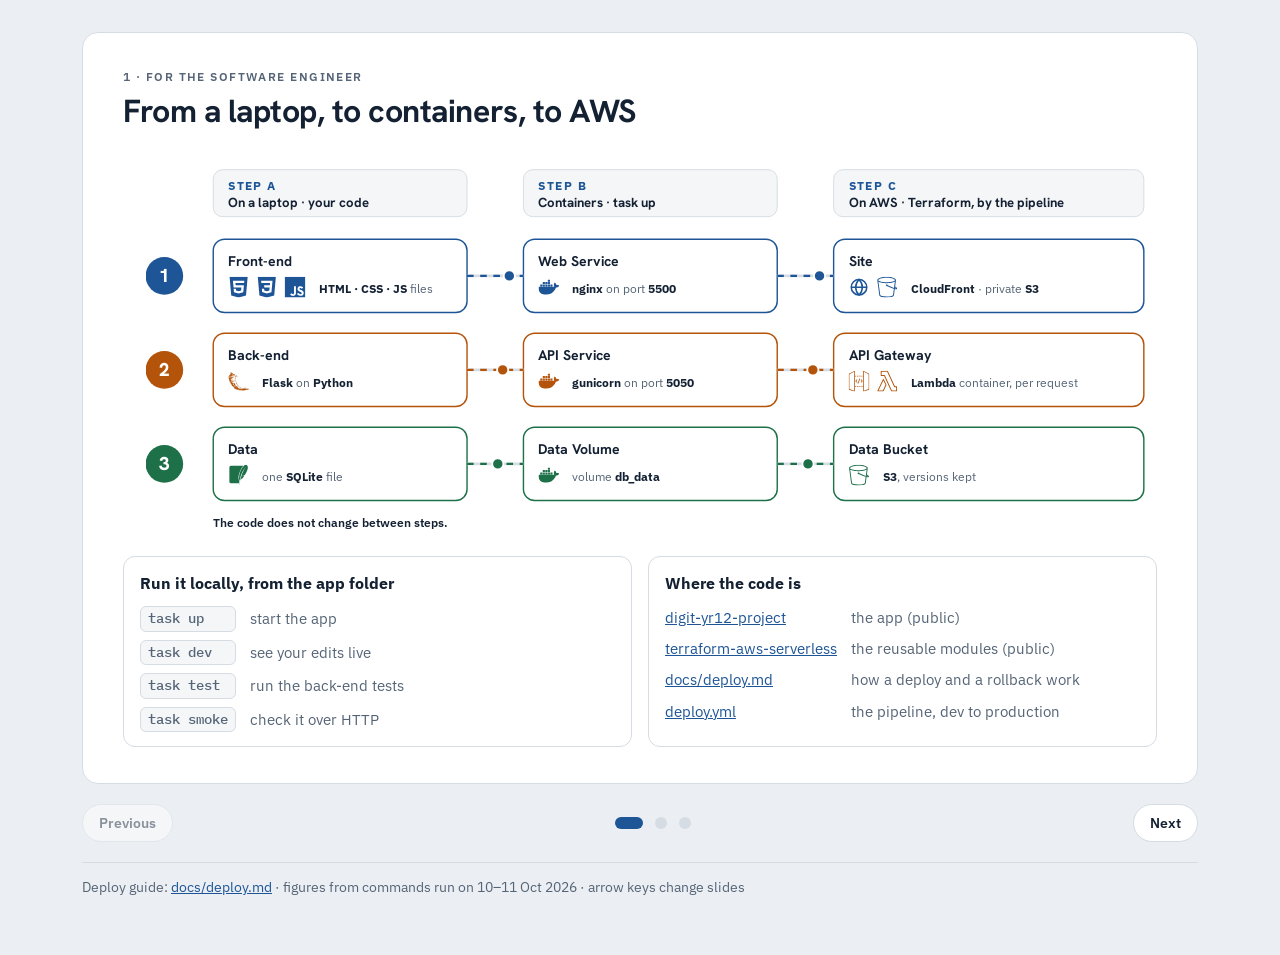
<file: docs/index.html>
<!doctype html>
<html lang="en">
<head>
<meta charset="utf-8">
<meta name="viewport" content="width=device-width,initial-scale=1,viewport-fit=cover">
<title>First App Architecture</title>
<meta name="description" content="Five slides for a developer new to Terraform: who gains, how the app moves from a laptop to AWS, how a request is served, four choices with their business gain, and the path from code to live with one decision.">
<link rel="preconnect" href="https://fonts.googleapis.com">
<link rel="preconnect" href="https://fonts.gstatic.com" crossorigin>
<link rel="stylesheet" href="https://fonts.googleapis.com/css2?family=IBM+Plex+Mono:wght@400;500&family=IBM+Plex+Sans:wght@400;500;600&family=Hanken+Grotesk:wght@500;600;700;800&display=swap">
<style>
:root{
  --ground:#EBEFF3; --surface:#FFFFFF; --sunk:#F4F6F8; --ink:#142133; --muted:#556476; --faint:#8593A3; --rule:#D5DCE3;
  --accent:#1D5596; --accent-soft:#E2EBF6;
  --deck:#12233B; --deck-ink:#F2F5F9; --deck-muted:#A9B7C8; --deck-rule:#2A3E5A; --deck-panel:#1A2F4D;
  --go:#1E7049; --go-soft:#DDF0E5; --stop:#A23A2E; --stop-soft:#F7E0DC;
  --wait:#8F5C0E; --wait-soft:#F6EAD3; --later:#5B6677; --later-soft:#E4E8EE;
  --human:#6446A8; --human-soft:#ECE6F7; --teal:#177E86; --teal-soft:#DDF1F2;
  --aws:#B4530A; --aws-soft:#FBEBDD;
  --display:"Hanken Grotesk","IBM Plex Sans",Arial,"Liberation Sans",system-ui,sans-serif;
  --sans:"IBM Plex Sans",Arial,"Liberation Sans",system-ui,-apple-system,"Segoe UI",sans-serif;
  --mono:"IBM Plex Mono",ui-monospace,Menlo,monospace;
}
@media (prefers-color-scheme:dark){:root:not([data-theme="light"]){
  color-scheme:dark; --ground:#0F151D; --surface:#17202B; --sunk:#131B24; --ink:#E7ECF2; --muted:#9FACBB; --faint:#75828F; --rule:#2A3542;
  --accent:#86B6EA; --accent-soft:#1D3048;
  --deck:#1B2D47; --deck-ink:#F2F5F9; --deck-muted:#A9B9CC; --deck-rule:#34496A; --deck-panel:#233A5B;
  --go:#7FD1A6; --go-soft:#173428; --stop:#F0978C; --stop-soft:#3D211D;
  --wait:#E6B568; --wait-soft:#3A2D15; --later:#AAB4C2; --later-soft:#252E3A;
  --human:#B9A2EE; --human-soft:#2B2442; --teal:#6FD0D6; --teal-soft:#15343A;
  --aws:#F5A65B; --aws-soft:#3A2817;}}
:root[data-theme="dark"]{
  color-scheme:dark; --ground:#0F151D; --surface:#17202B; --sunk:#131B24; --ink:#E7ECF2; --muted:#9FACBB; --faint:#75828F; --rule:#2A3542;
  --accent:#86B6EA; --accent-soft:#1D3048;
  --deck:#1B2D47; --deck-ink:#F2F5F9; --deck-muted:#A9B9CC; --deck-rule:#34496A; --deck-panel:#233A5B;
  --go:#7FD1A6; --go-soft:#173428; --stop:#F0978C; --stop-soft:#3D211D;
  --wait:#E6B568; --wait-soft:#3A2D15; --later:#AAB4C2; --later-soft:#252E3A;
  --human:#B9A2EE; --human-soft:#2B2442; --teal:#6FD0D6; --teal-soft:#15343A;
  --aws:#F5A65B; --aws-soft:#3A2817;}

*,*::before,*::after{box-sizing:border-box}
html{-webkit-text-size-adjust:100%}
body{margin:0;background:var(--ground);color:var(--ink);font:16px/1.55 var(--sans);font-variant-numeric:tabular-nums;overflow-wrap:break-word}
.wrap{max-width:1180px;margin:0 auto;padding-inline:16px;padding-block:20px 40px;display:grid;grid-template-columns:minmax(0,1fr);gap:20px}
.wrap>*{min-width:0}
@media (min-width:720px){.wrap{padding-inline:32px;padding-block:32px 56px}}
h1,h2,h3{font-family:var(--display);margin:0;text-wrap:balance;letter-spacing:-.015em}
h1{font-weight:800;font-size:clamp(30px,4.2vw,50px);line-height:1.05}
h2{font-weight:700;font-size:clamp(22px,2.6vw,32px);line-height:1.15}
h3{font-weight:700;font-size:17px;line-height:1.25}
p{margin:0;max-width:70ch}
a{color:var(--accent)}
code{font:500 14px/1.4 var(--mono);background:var(--sunk);border:1px solid var(--rule);border-radius:6px;padding:2px 7px;overflow-wrap:anywhere}
:focus-visible{outline:2px solid var(--accent);outline-offset:2px}
.eyebrow{font:600 12px/1.3 var(--sans);letter-spacing:.12em;text-transform:uppercase;color:var(--muted)}
svg.i{width:22px;height:22px;flex:none;fill:none;stroke:currentColor;stroke-width:1.8;stroke-linecap:round;stroke-linejoin:round}
svg.logo{width:22px;height:22px;flex:none;fill:currentColor;stroke:none}

/* Slides: every slide shows when scripts are off or when printing; the deck shows one at a time */
.slide{background:var(--surface);border:1px solid var(--rule);border-radius:16px;padding:24px 18px;display:grid;gap:20px;align-content:start;min-width:0}
@media (min-width:720px){.slide{padding:36px 40px;min-height:600px}}
.slide>*{min-width:0}
.js .slide{display:none}
.js .slide.on{display:grid;animation:in .45s ease both}
@keyframes in{from{opacity:0;transform:translateY(10px)}to{opacity:1;transform:none}}
.head{display:grid;gap:8px}
.head p{color:var(--muted);font-size:17px}

/* Navigation */
.nav{display:none;align-items:center;justify-content:space-between;gap:12px}
.js .nav{display:flex}
.nav button{font:600 14px var(--sans);color:var(--ink);background:var(--surface);border:1px solid var(--rule);border-radius:999px;padding:9px 16px;cursor:pointer}
.nav button:hover{border-color:var(--accent)}
.nav button:disabled{opacity:.45;cursor:default}
.dots{display:flex;gap:8px;flex-wrap:wrap;justify-content:center}
.dots{gap:0}
.dots button{position:relative;width:24px;height:24px;padding:0;background:none;border:0;border-radius:6px;cursor:pointer}
.dots button::before{content:"";position:absolute;left:50%;top:50%;width:12px;height:12px;transform:translate(-50%,-50%);border-radius:50%;background:var(--rule)}
.dots button[aria-current="true"]{width:40px}
.dots button[aria-current="true"]::before{background:var(--accent);width:28px;border-radius:6px}
h1:focus,h2:focus{outline:none}

/* Slide 2: diagram */
.figure{margin:0;display:grid;gap:12px}
.scroll{overflow-x:auto;border-radius:12px}
@media (max-width:860px){.figure:has(.scroll)::before{content:"Swipe the picture sideways to see all of it \2192";font-size:13px;color:var(--muted)}.scroll{-webkit-mask-image:linear-gradient(90deg,#000 88%,transparent);mask-image:linear-gradient(90deg,#000 88%,transparent)}}
svg.d{display:block;width:100%;min-width:860px;height:auto;font-family:var(--sans)}
.d .zone{fill:var(--sunk);stroke:var(--aws);stroke-width:1.5;stroke-dasharray:6 5}
.d .zone-t{font:600 12.5px var(--sans);fill:var(--aws);letter-spacing:.08em;text-transform:uppercase}
.d .box{fill:var(--surface);stroke:var(--rule);stroke-width:1.5}
.d .box.next{stroke:var(--accent);stroke-width:2;stroke-dasharray:6 4}
.d .tile{fill:var(--c)}
.d .glyph{fill:var(--surface)}
.d .glyph-s{fill:none;stroke:var(--surface);stroke-width:1.8;stroke-linecap:round;stroke-linejoin:round}
.d .bt{font:700 15px var(--display);fill:var(--ink)}
.d .bs{font:400 12.5px var(--sans);fill:var(--muted)}
.d .wire{stroke:var(--rule);stroke-width:3;fill:none}
.d .flow{stroke:var(--accent);stroke-width:2.5;fill:none;stroke-dasharray:7 7;animation:dash 1.2s linear infinite}
.d .flow.key{stroke:var(--human)} .d .flow.cache{stroke:var(--teal)} .d .pkt.cache{fill:var(--teal)} .d .flow.data{stroke:var(--go)} .d .flow.alarm{stroke:var(--stop);stroke-dasharray:3 6}
@keyframes dash{to{stroke-dashoffset:-28}}
.d .pkt{fill:var(--accent);stroke:var(--surface);stroke-width:2}
.d .pkt.data{fill:var(--go)}
.d .flow.t1{stroke:var(--accent)}
.d .pkt.t1,.d .ah.t1{fill:var(--accent)}
.d .flow.t2{stroke:var(--go)}
.d .pkt.t2,.d .ah.t2{fill:var(--go)}
.d .lg{fill:currentColor}
.d .stage{fill:var(--sunk);stroke:var(--rule)}
.d .stage-n{font:700 12.5px var(--sans);letter-spacing:.12em;fill:var(--accent)}
.d .stage-t{font:700 14px var(--display);fill:var(--ink)}
.d .tech{font-weight:700;fill:var(--ink)}
.d .num{font:800 20px var(--display);fill:var(--surface);text-anchor:middle}
.d.map .row{animation:in .5s ease both}.d.map .row:nth-of-type(2){animation-delay:.25s}.d.map .row:nth-of-type(3){animation-delay:.5s}
.d .ft{font:600 12.5px var(--sans);fill:var(--muted)}
.d .say{font:600 12.5px var(--sans);fill:var(--ink)}
.key-l{display:flex;flex-wrap:wrap;gap:8px 22px;font-size:14px;color:var(--muted)}
.key-l span{display:inline-flex;align-items:center;gap:8px}
.key-l i{width:22px;height:0;border-top:3px dashed var(--c);display:inline-block}

.note{font-size:15px;color:var(--muted)}
.duo{display:grid;grid-template-columns:1fr 1fr;gap:16px}
.duo .card{border:1px solid var(--rule);border-radius:12px;padding:14px 16px;background:var(--surface)}
.cmds{list-style:none;margin:10px 0 0;padding:0;display:grid;grid-template-columns:auto 1fr;gap:8px 14px;align-items:center;font-size:15px;color:var(--muted)}
.cmds li{display:contents}
@media (max-width:760px){.duo{grid-template-columns:1fr}}

.note b{color:var(--ink)}
.d .badge{stroke-width:1.5}.d .badge.go{fill:var(--go-soft);stroke:var(--go)}.d .badge.wait{fill:var(--wait-soft);stroke:var(--wait)}.d .badge.later{fill:var(--later-soft);stroke:var(--later)}
.d .bdg{font:700 11.5px var(--sans);text-anchor:middle}.d .bdg.go{fill:var(--go)}.d .bdg.wait{fill:var(--wait)}.d .bdg.later{fill:var(--later)}
.d .ah{fill:var(--muted)}
.d .cmd{font:500 13px var(--mono);fill:var(--ink)}.d .res{font:500 13px var(--mono);fill:var(--muted)}
.d .div{stroke:var(--rule);stroke-width:1;stroke-dasharray:4 4}

footer{color:var(--muted);font-size:14px;border-top:1px solid var(--rule);padding-top:14px}
@media (prefers-reduced-motion:reduce){.d .flow{animation:none}.d .moving{display:none}.js .slide.on{animation:none}}
@media print{.js .slide{display:grid}.nav{display:none!important}.slide{break-inside:avoid;min-height:0}.scroll{overflow:visible}svg.d{min-width:0}.d .moving{display:none}}
</style>
</head>
<body>
<svg width="0" height="0" style="position:absolute" aria-hidden="true">
  <symbol id="l-lambda" viewBox="0 0 24 24"><path d="M4.9855 0c-.2941.0031-.5335.2466-.534.5482L4.446 5.456c0 .1451.06.2835.159.3891a.5322.5322 0 0 0 .3806.1562h3.4282l8.197 17.6805a.5365.5365 0 0 0 .4885.3181h5.811c.2969 0 .5426-.2448.5426-.5482V18.544c0-.3035-.2392-.5482-.5425-.5482h-2.0138L12.7394.3153C12.647.124 12.4564 0 12.2452 0h-7.254Zm.5397 1.0907h6.3678l8.16 17.6804a.5365.5365 0 0 0 .4885.3181h1.8178v3.8173H17.437L9.2402 5.226a.536.536 0 0 0-.4885-.318H5.5223Zm2.0137 8.2366c-.2098.0011-.3937.1193-.4857.3096L.6002 23.2133a.5506.5506 0 0 0 .0313.5282.5334.5334 0 0 0 .4544.25h6.169a.5468.5468 0 0 0 .497-.3096l3.38-7.166a.5405.5405 0 0 0-.0029-.4686L8.036 9.637a.5468.5468 0 0 0-.4942-.3096Zm.0057 1.8036 2.488 5.1522-3.1214 6.6206H1.9465Z"/></symbol>
  <symbol id="l-s3" viewBox="0 0 24 24"><path d="M20.913 13.147l.12-.895c.947.576 1.258.922 1.354 1.071-.16.031-.562.046-1.474-.176zm-2.174 7.988a.547.547 0 0 0-.005.073c0 .084-.207.405-1.124.768a10.28 10.28 0 0 1-1.438.432c-1.405.325-3.128.504-4.853.504-4.612 0-7.412-1.184-7.412-1.704a.547.547 0 0 0-.005-.073L1.81 5.602c.135.078.28.154.432.227.042.02.086.038.128.057.134.062.272.122.417.18l.179.069c.154.058.314.114.478.168.043.013.084.029.13.043.207.065.423.127.646.187l.176.044c.175.044.353.087.534.127a23.414 23.414 0 0 0 .843.17l.121.023c.252.045.508.085.768.122.071.011.144.02.216.03.2.027.4.053.604.077l.24.027c.245.026.49.05.74.07l.081.009c.275.022.552.04.83.056l.233.012c.21.01.422.018.633.025a33.088 33.088 0 0 0 2.795-.026l.232-.011c.278-.016.555-.034.83-.056l.08-.008c.25-.02.497-.045.742-.072l.238-.026c.205-.024.408-.05.609-.077.07-.01.141-.019.211-.03.261-.037.519-.078.772-.122l.111-.02c.215-.04.427-.082.634-.125l.212-.047c.186-.041.368-.085.546-.13l.166-.042c.225-.06.444-.122.654-.189.04-.012.077-.026.115-.038a10.6 10.6 0 0 0 .493-.173c.058-.021.114-.044.17-.066.15-.06.293-.12.43-.185.038-.017.079-.034.116-.052.153-.073.3-.15.436-.228l-.976 7.245c-2.488-.78-5.805-2.292-7.311-3a1.09 1.09 0 0 0-1.088-1.085c-.6 0-1.088.489-1.088 1.088 0 .6.488 1.089 1.088 1.089.196 0 .378-.056.537-.148 1.72.812 5.144 2.367 7.715 3.15zm-7.42-20.047c5.677 0 9.676 1.759 9.75 2.736l-.014.113c-.01.033-.031.067-.048.101-.015.028-.026.057-.047.087-.024.033-.058.068-.09.102-.028.03-.051.06-.084.09-.038.035-.087.07-.133.105-.04.03-.074.06-.119.091-.053.036-.116.071-.177.107-.05.03-.095.06-.15.09-.068.036-.147.073-.222.11-.059.028-.114.057-.177.085-.084.038-.177.074-.268.111-.068.027-.13.054-.203.082-.097.036-.205.072-.31.107-.075.026-.148.053-.228.079-.111.035-.233.069-.35.103-.085.024-.165.05-.253.073-.124.034-.258.065-.389.098-.093.022-.181.046-.278.068-.139.032-.287.061-.433.091-.098.02-.191.041-.293.06-.155.03-.32.057-.482.084-.1.018-.198.036-.302.052-.166.026-.342.048-.515.072-.11.014-.213.03-.325.044-.181.023-.372.041-.56.06-.11.012-.218.025-.332.036-.188.016-.386.029-.58.043-.122.009-.24.02-.364.028-.207.012-.422.02-.635.028-.12.005-.234.012-.354.016a35.605 35.605 0 0 1-2.069 0c-.12-.004-.234-.011-.352-.016-.214-.008-.43-.016-.637-.028-.122-.008-.238-.02-.36-.027-.195-.015-.394-.028-.584-.044-.11-.01-.215-.024-.324-.035-.19-.02-.384-.038-.568-.06l-.315-.044c-.176-.024-.355-.046-.525-.073-.1-.015-.192-.033-.29-.05-.167-.028-.335-.055-.494-.086-.096-.018-.183-.038-.276-.056-.151-.032-.305-.062-.45-.095-.09-.02-.173-.043-.26-.064-.138-.034-.277-.067-.407-.102-.082-.022-.157-.046-.235-.069a11.75 11.75 0 0 1-.368-.108c-.075-.024-.141-.049-.213-.073-.11-.037-.223-.075-.325-.113-.067-.025-.125-.051-.188-.077-.096-.038-.195-.076-.282-.115-.06-.027-.11-.054-.166-.08-.08-.039-.162-.077-.233-.116-.052-.028-.094-.055-.142-.084-.063-.038-.13-.075-.185-.113-.043-.029-.075-.058-.113-.086-.048-.037-.098-.073-.139-.11-.032-.029-.054-.057-.08-.087-.033-.035-.069-.07-.093-.104-.02-.03-.031-.058-.046-.086-.018-.035-.039-.068-.049-.102l-.015-.113c.076-.977 4.074-2.736 9.748-2.736zm12.182 12.124c-.118-.628-.84-1.291-2.31-2.128l.963-7.16a.531.531 0 0 0 .005-.073C22.16 1.581 16.447 0 11.32 0 6.194 0 .482 1.581.482 3.851a.58.58 0 0 0 .005.072L2.819 21.25c.071 2.002 5.236 2.75 8.5 2.75 1.805 0 3.615-.188 5.098-.531.598-.138 1.133-.3 1.592-.48 1.18-.467 1.789-1.053 1.813-1.739l.945-7.018c.557.131 1.016.197 1.389.197.54 0 .902-.137 1.134-.413a.956.956 0 0 0 .21-.804Z"/></symbol>
  <symbol id="l-apigw" viewBox="0 0 24 24"><path d="M9.456 18.7h1.258v-.865H9.456Zm2.115 0h1.286v-.865h-1.286ZM6.43 1.127.857 3.892v17.19l5.572 1.885Zm.857 5.47v11.238H8.57v.865H7.286v4.868a.434.434 0 0 1-.429.432.425.425 0 0 1-.136-.022L.292 21.804a.432.432 0 0 1-.292-.41V3.623c0-.164.093-.315.24-.388L6.668.045a.424.424 0 0 1 .415.02.433.433 0 0 1 .203.367v5.3H8.57v.865ZM13.714 18.7H15v-.865h-1.286Zm.028-12.103H15v-.864h-1.258Zm-2.143 0h1.258v-.864H11.6Zm-2.143 0h1.258v-.864H9.456Zm13.687-2.705L17.57 1.127v21.84l5.572-1.884ZM24 21.394c0 .186-.117.35-.292.41l-6.429 2.174a.425.425 0 0 1-.386-.06.434.434 0 0 1-.179-.35V18.7h-.829v-.865h.83V6.597h-.83v-.864h.83v-5.3c0-.15.076-.289.202-.368a.424.424 0 0 1 .415-.02l6.428 3.19c.147.073.24.224.24.388ZM13.257 9.346l-.8-.31-2.143 5.618.8.31Zm2.903 2.744a.434.434 0 0 0 0-.612L14.446 9.75l-.606.612 1.411 1.423-1.411 1.423.606.611Zm-6.606 1.728L7.84 12.09a.434.434 0 0 1 0-.612L9.554 9.75l.606.612-1.411 1.423 1.411 1.423Z"/></symbol>
  <symbol id="l-cw" viewBox="0 0 24 24"><path d="M18.454 14.905c0-1.676-1.372-3.039-3.059-3.039-1.686 0-3.058 1.363-3.058 3.039 0 1.675 1.372 3.038 3.058 3.038 1.687 0 3.059-1.363 3.059-3.038Zm.862 0c0 2.147-1.759 3.894-3.92 3.894-2.162 0-3.92-1.747-3.92-3.894 0-2.148 1.758-3.895 3.92-3.895 2.161 0 3.92 1.747 3.92 3.895Zm3.617 5.87-3.004-2.688c-.242.34-.523.649-.834.926l2.999 2.687c.256.23.654.208.885-.046a.623.623 0 0 0-.046-.88Zm-7.538-1.206c2.59 0 4.696-2.092 4.696-4.664 0-2.573-2.106-4.665-4.696-4.665-2.589 0-4.696 2.092-4.696 4.665 0 2.572 2.107 4.664 4.696 4.664Zm8.224 2.658c-.293.323-.7.487-1.107.487a1.49 1.49 0 0 1-.995-.378L18.399 19.542a5.543 5.543 0 0 1-3.004.883c-3.064 0-5.557-2.476-5.557-5.52 0-3.044 2.493-5.521 5.557-5.521 3.065 0 5.558 2.477 5.558 5.52 0 .874-.21 1.697-.576 2.432l3.133 2.803c.608.546.657 1.482.11 2.088ZM3.977 7.454c0 .222.014.444.04.659a.426.426 0 0 1-.352.473C2.605 8.858.862 9.681.862 12.148c0 1.863 1.034 2.892 1.902 3.427.297.185.647.284 1.017.288l5.195.005v.856l-5.2-.005a2.815 2.815 0 0 1-1.469-.418C1.447 15.77 0 14.524 0 12.148c0-2.864 1.971-3.923 3.129-4.297a6.093 6.093 0 0 1-.013-.397c0-2.34 1.598-4.767 3.716-5.645 2.478-1.031 5.104-.52 7.022 1.367a7.048 7.048 0 0 1 1.459 2.116 2.79 2.79 0 0 1 1.78-.644c1.287 0 2.735.97 2.993 3.092 1.205.276 3.751 1.24 3.751 4.441 0 1.278-.403 2.333-1.199 3.137l-.614-.6c.632-.638.952-1.491.952-2.537 0-2.8-2.36-3.495-3.374-3.664a.43.43 0 0 1-.353-.496c-.141-1.738-1.18-2.517-2.156-2.517-.616 0-1.193.298-1.584.818a.431.431 0 0 1-.75-.111c-.353-.971-.861-1.788-1.511-2.426-1.663-1.636-3.936-2.079-6.084-1.186-1.787.74-3.187 2.873-3.187 4.855Z"/></symbol>
  <symbol id="l-tf" viewBox="0 0 24 24"><path d="M1.44 0v7.575l6.561 3.79V3.787zm21.12 4.227l-6.561 3.791v7.574l6.56-3.787zM8.72 4.23v7.575l6.561 3.787V8.018zm0 8.405v7.575L15.28 24v-7.578z"/></symbol>
  <symbol id="l-docker" viewBox="0 0 24 24"><path d="M13.983 11.078h2.119a.186.186 0 00.186-.185V9.006a.186.186 0 00-.186-.186h-2.119a.185.185 0 00-.185.185v1.888c0 .102.083.185.185.185m-2.954-5.43h2.118a.186.186 0 00.186-.186V3.574a.186.186 0 00-.186-.185h-2.118a.185.185 0 00-.185.185v1.888c0 .102.082.185.185.185m0 2.716h2.118a.187.187 0 00.186-.186V6.29a.186.186 0 00-.186-.185h-2.118a.185.185 0 00-.185.185v1.887c0 .102.082.185.185.186m-2.93 0h2.12a.186.186 0 00.184-.186V6.29a.185.185 0 00-.185-.185H8.1a.185.185 0 00-.185.185v1.887c0 .102.083.185.185.186m-2.964 0h2.119a.186.186 0 00.185-.186V6.29a.185.185 0 00-.185-.185H5.136a.186.186 0 00-.186.185v1.887c0 .102.084.185.186.186m5.893 2.715h2.118a.186.186 0 00.186-.185V9.006a.186.186 0 00-.186-.186h-2.118a.185.185 0 00-.185.185v1.888c0 .102.082.185.185.185m-2.93 0h2.12a.185.185 0 00.184-.185V9.006a.185.185 0 00-.184-.186h-2.12a.185.185 0 00-.184.185v1.888c0 .102.083.185.185.185m-2.964 0h2.119a.185.185 0 00.185-.185V9.006a.185.185 0 00-.184-.186h-2.12a.186.186 0 00-.186.186v1.887c0 .102.084.185.186.185m-2.92 0h2.12a.185.185 0 00.184-.185V9.006a.185.185 0 00-.184-.186h-2.12a.185.185 0 00-.184.185v1.888c0 .102.082.185.185.185M23.763 9.89c-.065-.051-.672-.51-1.954-.51-.338.001-.676.03-1.01.087-.248-1.7-1.653-2.53-1.716-2.566l-.344-.199-.226.327c-.284.438-.49.922-.612 1.43-.23.97-.09 1.882.403 2.661-.595.332-1.55.413-1.744.42H.751a.751.751 0 00-.75.748 11.376 11.376 0 00.692 4.062c.545 1.428 1.355 2.48 2.41 3.124 1.18.723 3.1 1.137 5.275 1.137.983.003 1.963-.086 2.93-.266a12.248 12.248 0 003.823-1.389c.98-.567 1.86-1.288 2.61-2.136 1.252-1.418 1.998-2.997 2.553-4.4h.221c1.372 0 2.215-.549 2.68-1.009.309-.293.55-.65.707-1.046l.098-.288Z"/></symbol>
  <symbol id="l-flask" viewBox="0 0 24 24"><path d="M7.172 20.36c-.914-.72-1.89-1.41-2.556-2.38-1.402-1.712-2.482-3.694-3.22-5.777-.446-1.355-.6-2.808-1.174-4.11-.602-.944.103-1.978 1.138-2.28.46-.087 1.272-.522.293-.211-.878.644-.963-.585-.063-.662.615-.082.84-.585.63-1.037-.66-.43 1.6-.903.463-1.544C1.5 1.08 4.34.835 3.64 2.285 3.473 3.4 5.624 2.08 5.125 3.368c.507.619 1.9.14 1.865 1.009.74.05.993.672 1.687.72.72.325 2.022.58 2.266 1.39-.713.566-2.364-1.165-2.443.398.215 2.31.16 4.689 1.004 6.888.4 1.332 1.37 2.38 2.244 3.418.837 1.016 1.971 1.73 3.127 2.333 1.014.478 2.107.795 3.213.994.448-.343 1.24-1.617 1.938-1.08.033.604-1.388 1.263-.067 1.196.776-.234 1.314.6 1.953-.152.588.697 2.446-.446 2.027.98-.566.364-1.392.144-1.959.646-.935-.467-1.68.418-2.715.306a19.86 19.86 0 01-3.484.29c-1.912-.15-3.865-.214-5.684-.88-1.024-.297-2.023-.881-2.924-1.464zm1.615.7c1 .432 1.978.888 3.074 1.026 1.74.24 3.537.614 5.283.274-.79-.357-1.608.14-2.395-.255-.944.203-1.957-.052-2.917-.177-1.092-.486-2.27-.82-3.291-1.452-1.277-.466.66.598 1.005.685.798.453-.877-.233-1.114-.421-.668-.375-.754-.297-.066.084.139.08.276.166.42.235zm-1.904-1.346c.97.359-.004-.682-.45-.622-.196-.341-.751-.557-.36-.74-.704.244-.737-.93-1.07-.763-.744-.235-.29-1.07-1.176-1.58-.081-.54-.882-1.008-1.138-1.822-.113-.416-.905-1.613-.418-.5.414 1.072 1.143 1.99 1.75 2.907.47.873 1.027 1.786 1.885 2.33.29.278.568.703.977.79zM4.09 16.647c.033-.146.177.317 0 0zm3.954 3.497c.215-.096-.31-.12 0 0zm.526.192c-.054-.265-.24.148 0 0zm.66.275c.312-.3-.484-.188 0 0zm1.127.63c.191-.282-.61-.107 0 0zM8.19 19.728c.487-.315-.63-.004 0 0zm.494.246c-.014-.166-.176.075 0 0zm2.47 1.542c.397.25 2.32.55 1.115.103-.2.042-2.23-.574-1.116-.103zm-3.921-3.054c-.04-.167-.616-.185 0 0zm1.15.67c.3-.21-.621-.16 0 0zm.966.593c.43-.162-.696-.163 0 0zm-2.584-1.773c.466.358 1.88.046.714-.213-.53-.283-1.727-.476-.912.17zm3.24 1.978c.193-.33-.815-.19 0 0zm-.984-.783c1.14.323-.958-.72-.281-.118l.15.068.13.05zm1.973 1.14c1.08.01-.975-.147 0 0zm-4.644-2.96c-.042-.2-.266.018 0 0zm6.47 3.985c.028-.363-.353.27 0 0zm-4.63-2.856c-.064-.191-.336-.008 0 0zm-1.738-1.254c.62-.037-.848-.273 0 0zm-2.06-1.332c-.077-.297-.674-.534 0 0zm5.407 3.435c-.114-.13-.054.028 0 0zm3.366 2.065c-.01-.197-.183.075 0 0zm-3.664-2.373c.06-.255-.528-.077 0 0zm-2.506-1.592c.46-.05-.74-.311 0 0zm4.241 2.637c.718-.285-.7-.14 0 0zM9.03 18.545c.827.106-.985-.563-.181-.06zm2.876 1.768c.773-.462.518 1.082 1.311.13.782-.57-.675.707.29.103.696-.467 1.726.22 2.376.445.468-.023.923.405 1.403.145.923-.25-1.806-.37-1.09-.81-.845.245-1.47-.294-1.885-.835-.948-.22-2.044-.703-2.517-1.542-.192-.315.28.044-.166-.47-.57-.508-.856-1.085-1.24-1.702-.457-.244-.51-.963-.557-.024.004-.593-.553-.992-.688-.826-.002-.571.595-.285.176-.707-.09-.592-.386-1.21-.475-1.877-.138-.322-.02-1.011-.473-.282-.165.77-.055-.947.202-.38.337-.58-.12-.51-.14-.43.22-.488.14-1.18-.057-.916.117-.517.185-1.902-.175-1.656.218-.54.414-2.473-.534-1.736-.384.005-1.048.14-1.363.296.986.543-.1.196-.5.11-.052.502-.45.285-.946.29.793.098-.386.81-.841.534-.59.282.51.987.012 1.205.06.328-.905-.12-.83.64-.573-.241-.078.9.209.514.975.264.686.866.71 1.437-.158.333-.784-.783-.14-.731-.507-.827-.561-.3-.984.085-.1.028 1.079.547.34.803.65.1.668.67.8 1.03.39.407.31-.45.779.04-.296-.436-1.567-1.228-.544-.974-.005-.44-.185-.793.129-.784.31-.562-.325 1.387.375.672.193-.085.24-.563.59.045.505.498.182.858-.531.403.127.433.954.587.799 1.265.165.595.395.376.596.342.158.578.247.153.255-.123.72.155.552.58.778.88.497.224-.712-1.522.142-.526.898.81.337 1.15-.47 1.02.51-.041.675.69 1.313.664.582.277.975 1.34-.027.897-.348-.313-1.58-.7-.573-.104.929.43 1.665.688 2.561 1.227.64.458.918.982 1.16 1.086-.538.257-1.623-.206-.817-.348-.503-.091-1.068-.345-.587.28.41.343 1.45.306 1.637.345-.159.348-.43.376.006.403-.486.26.156.3.201.448zm-.994-2.808c-.296-.31-.373-.89-.053-.385.164.066.525.947.053.385zm3.238 2.057c.185-.011.006.14 0 0zm-3.706-2.816c-.01-.468.107.36 0 0zm-.322-.433c-.372-.72.47.204 0 0zm-3.9-2.692c.219-.06.108.374 0 0zm3.104 1.682c.134-.504.158.424 0 0zm-2.192-1.525c-.155-.278.323.26 0 0zm1.882.604c-.352-.79.25-.432.078.13zM5.77 12.217c-.158-.26-.418-1.02-.334-1.252.076.378.804 1.627.357.518-.494-.93.59.302.702.534.05.23-.305-.063-.064.478-.44-.617-.26.34-.661-.278zm-1.003-.691c.04-.603.23.413 0 0zm.45.155c.216-.455.366.634 0 0zm-1.084-.84c-.374-.37-.644-.713.017-.23.255.01-.566-.778.06-.25.66.12.327 1.082-.077.48zm.57-.015c.217-.215.115.212 0 0zm.35.113c-.328-.617.4.258 0 0zm-.697-.667c-1.086-.966 1.365.506.177.18zm3.11 1.808c-.47-.282-.123-1.984.037-.82.457-.148-.025.6.315.594-.053.473-.206.643-.35.226zm1.15.68c.048-.513.099.35 0 0zm-.2-.198c.054-.22.007.258 0 0zM4.57 9.955c-.697-.963 2.027.973.447.244-.165-.043-.364-.06-.447-.244zm2.216 1.175c-.066-.81.147.134 0 0zm1.682 1.079c.13-.462.01.305 0 0zM4.676 9.587c.415-.088 1.718.729.52.234-.132-.148-.416-.08-.52-.234zm3.56 1.775c.044-.83.248-.495.002.118zM4.985 9.299c.169-.248-.45-1.12.089-.313.232.185.672.31.283.387.61.539-.15.146-.372-.074zm3.075 1.804c.117-.944.103.553 0 0zM4.632 8.427c.129-.055.068.172 0 0zm.802.478c.206-.434.38.483 0 0zm2.263 1.259c-.002-.167.043.242 0 0zm-.131-.29c-.314-.776.292.41 0 0zm-.193-.51c-.053-.32.18.404 0 0zm.314-.51c-.216-.38.272-1.673.326-.87-.227.625-.065.975.093.136.293-.66-.063 1.303-.42.735zm.322-1.923c.094-.115.02.139 0 0zM7.47 17.544c-.128-.111.016.07 0 0zm1.11.56c.615.16.612-.095.055-.17-.3-.28-1.246-.575-.4-.035.057.142.235.139.344.206zM6.389 16.65c.34.253 1.28.719.484.096.269-.312-.514-.478-.254-.686-.66-.404-.52-.368-.058-.356-.794-.354.114-.328.07-.51-.305-.06-1.52-.54-.804.04-.726-.37-.173.138-.392.084-.743-.202.66.565-.118.375.425.337 1.146.864.18.357-.128.183.69.46.892.6zm1.16.667c1.41.454-.691-.556 0 0zm5.94 3.598c.02-.28-.193.24 0 0zm.611.257c.325-.315.013.503.54-.077.005-.415-.017-.66-.606-.156-.162.09-.234.473.066.233zm-9.692-6.087c-.1-.393-.7-.39 0 0zm.652.428c-.242-.402-.864-.364 0 0zm3.71 2.237c.362.32 1.662.236.44.04-.182-.27-1.151-.204-.44-.04zm5.097 3.149c.558-.468-.54.208 0 0zm1.16.796c.003-.15-.24.066 0 0zm.001-.21c.617-.654-.598.039 0 0zM2.805 13.743c-.526-.75-.327-1.088-.835-1.7-.096-.47-.87-1.533-.4-.406.43.659.558 1.679 1.235 2.106zm12.03 7.534c1.135-.734-.466-.32 0 0zm.866.34c.57-.488-.36-.102 0 0zM4.215 14.255c.163-.242-.42-.031 0 0zm11.305 7.129c.551-.355-.126-.3-.1.032zm-7.47-4.71c-.02-.24-.291.02 0 0zm.46.267c-.145-.297-.224.047 0 0zm7.894 4.684c.705-.51-.428-.098-.148.096zm-.27-.13c.574-.482-.607.213 0 0zm1.38.918c.386-.258-.469-.083 0 0zM4.57 14.08c.517.116 2.066 1.274 1.152.08-.468-.138-.187-1.283-.665-1.08.32.535.264.763-.41.426-.845-.413-.474.204-.31.374-.224.052.299.196.233.2zm-2.356-1.86c.092-.383-.853-2.107-.446-.864.146.26.13.754.446.864zm4.324 2.666c-.266-.223-.013-.032 0 0zm.656.152c0-.405-.725-.164 0 0zm5.681 3.583c-.108-.278-.428-.006 0 0zm.273.199c-.04-.155-.157.03 0 0zM15.4 20.24c.216-.16-.27-.02 0 0zM3.39 12.52c.62-.24-.664-.17 0 0zm8.984 5.662c-.007-.401-.395.1 0 0zm-9.23-6.231c.399-.135-.367-.09 0 0zm1.156.56c-.007-.133-.122.05 0 0zm14.09 8.64c.512-.104 1.678.26 1.866-.136-.62-.015-2.15-.438-2.222.1l.136.023.22.013zM4.667 12.603c.009-.407-.317-.015 0 0zM1.63 10.495c-.138-.775-.525-.118 0 0zm.724.182c.009-.25-.663-.224 0 0zm.414.203c-.12-.097-.094.122 0 0zm2.605 1.67c.122-.112-.29-.083 0 0zm-2.88-2.128c-.07-.585-.84-.088 0 0zm-1.486-.964c-.02-.27-.144.102 0 0zm.22-.167c-.035-.32-.19.04 0 0zm1.22.729c.518-.203-.94-.42-.104-.04zm16.334 10.089c.33-.303-.42-.094 0 0zm1.974 1.023c.132-.392-.334.05 0 0zM2.573 9.38c.055-.38-.41.075 0 0zM.837 8.218c-.093-.535-.08-1.474.812-1.156-1.191.236.824 1.48.57.498.5.024.98-.296.716.19.987-.11 1.67-.964 2.624-.845.742-.098 1.554-.172 2.354-.471.658-.048 1.29-.756.93-1.175-.896-.076-1.835.036-2.827.233-1.098.228-2.096.662-3.205.849-1.08.145.217.4-.092.456-.564.196.672.328-.073.534-.46-.088-.94-.246-.743-.73-1.035.133-1.945.563-1.127 1.616h.06zm2.494-1.27c.243-.894 1.3.735.398.118-.108-.08-.285-.146-.398-.12zm.047-.434c.35-.26.186.146 0 0zm.445.008c.032-.411 1.018.218.163.148zm.608-.245c.222-.26.064.23 0 0zm.156-.104c.37-.444 2.095-.283.832-.043-.338-.255-.598.15-.832.043zm2.25-.347c-.055-1.214 1.119.432 0 0zm.64-.004c.233-.612.906-.245.108-.123.017.065-.024.316-.108.123zM2.322 9.067c.697-.427-.741-.37 0 0zm.515.144c.245-.26-.531-.106 0 0zm-1.52-1.08c.399-.305-.471-.116 0 0zm20.602 12.89c.012-.355-.304.16 0 0zm-2.093-1.43c.06-.408-.27.037 0 0zm2.67 1.568c.557 0 1.688-.173.475-.173-.19.03-1.109.024-.476.173zM3.29 8.959c.45-.03.706-.497-.087-.47-1.23-.127 1.084.42-.158.264-.167.11.236.237.245.207zm.398.202c-.048-.29-.14.154 0 0zm.47-1.257c.197-.243-.27-.065 0 0zm-1.5-2.508c.806-.274 1.907-.581 2.287.135-.387-.466-.156-.924.21-.243.516.689.775-.313.438-.545.383.476.819.7.257.03.61-.734-1.223.097-1.64.088-.2.09-2.071.477-1.551.535zm.472-.903c.46-.347 1.588.206.864-.345-.07-.062-1.586.418-.864.345zm1.674.069c.538.013-.231-.722.409-.39-.105-.343-.746-.407-1.06-.544-.176.314.36.938.65.934zm-1.38-1.52c.186-.252-.326.128 0 0zm.684.164c.866-.115-.22-.373-.174-.01zm-1.277-1c-.61-.796 1.146.134.527-.7-.522-.415-1.023.468-.527.7zm7.824 4.215c.28-.496-1.155-.668-.188-.175.09.03.07.21.188.175z"/></symbol>
  <symbol id="l-sqlite" viewBox="0 0 24 24"><path d="M21.678.521c-1.032-.92-2.28-.55-3.513.544a8.71 8.71 0 0 0-.547.535c-2.109 2.237-4.066 6.38-4.674 9.544.237.48.422 1.093.544 1.561a13.044 13.044 0 0 1 .164.703s-.019-.071-.096-.296l-.05-.146a1.689 1.689 0 0 0-.033-.08c-.138-.32-.518-.995-.686-1.289-.143.423-.27.818-.376 1.176.484.884.778 2.4.778 2.4s-.025-.099-.147-.442c-.107-.303-.644-1.244-.772-1.464-.217.804-.304 1.346-.226 1.478.152.256.296.698.422 1.186.286 1.1.485 2.44.485 2.44l.017.224a22.41 22.41 0 0 0 .056 2.748c.095 1.146.273 2.13.5 2.657l.155-.084c-.334-1.038-.47-2.399-.41-3.967.09-2.398.642-5.29 1.661-8.304 1.723-4.55 4.113-8.201 6.3-9.945-1.993 1.8-4.692 7.63-5.5 9.788-.904 2.416-1.545 4.684-1.931 6.857.666-2.037 2.821-2.912 2.821-2.912s1.057-1.304 2.292-3.166c-.74.169-1.955.458-2.362.629-.6.251-.762.337-.762.337s1.945-1.184 3.613-1.72C21.695 7.9 24.195 2.767 21.678.521m-18.573.543A1.842 1.842 0 0 0 1.27 2.9v16.608a1.84 1.84 0 0 0 1.835 1.834h9.418a22.953 22.953 0 0 1-.052-2.707c-.006-.062-.011-.141-.016-.2a27.01 27.01 0 0 0-.473-2.378c-.121-.47-.275-.898-.369-1.057-.116-.197-.098-.31-.097-.432 0-.12.015-.245.037-.386a9.98 9.98 0 0 1 .234-1.045l.217-.028c-.017-.035-.014-.065-.031-.097l-.041-.381a32.8 32.8 0 0 1 .382-1.194l.2-.019c-.008-.016-.01-.038-.018-.053l-.043-.316c.63-3.28 2.587-7.443 4.8-9.791.066-.069.133-.128.198-.194Z"/></symbol>
  <symbol id="l-html" viewBox="0 0 24 24"><path d="M1.5 0h21l-1.91 21.563L11.977 24l-8.564-2.438L1.5 0zm7.031 9.75l-.232-2.718 10.059.003.23-2.622L5.412 4.41l.698 8.01h9.126l-.326 3.426-2.91.804-2.955-.81-.188-2.11H6.248l.33 4.171L12 19.351l5.379-1.443.744-8.157H8.531z"/></symbol>
  <symbol id="l-css" viewBox="0 0 24 24"><path d="M1.5 0h21l-1.91 21.563L11.977 24l-8.565-2.438L1.5 0zm17.09 4.413L5.41 4.41l.213 2.622 10.125.002-.255 2.716h-6.64l.24 2.573h6.182l-.366 3.523-2.91.804-2.956-.81-.188-2.11h-2.61l.29 3.855L12 19.288l5.373-1.53L18.59 4.414z"/></symbol>
  <symbol id="l-js" viewBox="0 0 24 24"><path d="M0 0h24v24H0V0zm22.034 18.276c-.175-1.095-.888-2.015-3.003-2.873-.736-.345-1.554-.585-1.797-1.14-.091-.33-.105-.51-.046-.705.15-.646.915-.84 1.515-.66.39.12.75.42.976.9 1.034-.676 1.034-.676 1.755-1.125-.27-.42-.404-.601-.586-.78-.63-.705-1.469-1.065-2.834-1.034l-.705.089c-.676.165-1.32.525-1.71 1.005-1.14 1.291-.811 3.541.569 4.471 1.365 1.02 3.361 1.244 3.616 2.205.24 1.17-.87 1.545-1.966 1.41-.811-.18-1.26-.586-1.755-1.336l-1.83 1.051c.21.48.45.689.81 1.109 1.74 1.756 6.09 1.666 6.871-1.004.029-.09.24-.705.074-1.65l.046.067zm-8.983-7.245h-2.248c0 1.938-.009 3.864-.009 5.805 0 1.232.063 2.363-.138 2.711-.33.689-1.18.601-1.566.48-.396-.196-.597-.466-.83-.855-.063-.105-.11-.196-.127-.196l-1.825 1.125c.305.63.75 1.172 1.324 1.517.855.51 2.004.675 3.207.405.783-.226 1.458-.691 1.811-1.411.51-.93.402-2.07.397-3.346.012-2.054 0-4.109 0-6.179l.004-.056z"/></symbol>
  <symbol id="g-edge" viewBox="0 0 24 24"><circle cx="12" cy="12" r="9"/><path d="M3 12h18M12 3c2.6 2.7 3.9 5.7 3.9 9s-1.3 6.3-3.9 9c-2.6-2.7-3.9-5.7-3.9-9S9.4 5.7 12 3z"/></symbol>
  <symbol id="g-edge-f" viewBox="0 0 24 24"><circle cx="12" cy="12" r="9" fill="none" stroke="currentColor" stroke-width="1.8"/><path d="M3 12h18M12 3c2.6 2.7 3.9 5.7 3.9 9s-1.3 6.3-3.9 9c-2.6-2.7-3.9-5.7-3.9-9S9.4 5.7 12 3z" fill="none" stroke="currentColor" stroke-width="1.8"/></symbol>
  <symbol id="g-student" viewBox="0 0 24 24"><path d="m2 9 10-5 10 5-10 5z"/><path d="M6 11v5c0 1.5 2.7 3 6 3s6-1.5 6-3v-5"/><path d="M22 9v6"/></symbol>
  <symbol id="g-code" viewBox="0 0 24 24"><path d="m8 8-4 4 4 4"/><path d="m16 8 4 4-4 4"/><path d="m13.5 5-3 14"/></symbol>
  <symbol id="g-road" viewBox="0 0 24 24"><path d="M8 3 4 21"/><path d="m16 3 4 18"/><path d="M12 4v3"/><path d="M12 10.5v3"/><path d="M12 17v3"/></symbol>
  <symbol id="g-db" viewBox="0 0 24 24"><ellipse cx="12" cy="5.5" rx="7.5" ry="2.8"/><path d="M4.5 5.5v13c0 1.5 3.4 2.8 7.5 2.8s7.5-1.3 7.5-2.8v-13"/><path d="M4.5 12c0 1.5 3.4 2.8 7.5 2.8s7.5-1.3 7.5-2.8"/></symbol>
  <symbol id="g-key" viewBox="0 0 24 24"><circle cx="8" cy="15" r="4"/><path d="m11 12 8-8M16 7l2.5 2.5M14 9l2 2"/></symbol>
  <symbol id="g-plug" viewBox="0 0 24 24"><path d="M9 3v5M15 3v5"/><path d="M6 8h12v3a6 6 0 0 1-12 0z"/><path d="M12 17v4"/></symbol>
  <symbol id="g-blocks" viewBox="0 0 24 24"><rect x="3" y="3" width="7.5" height="7.5" rx="1.5"/><rect x="13.5" y="3" width="7.5" height="7.5" rx="1.5"/><rect x="3" y="13.5" width="7.5" height="7.5" rx="1.5"/><path d="M17.25 14v6.5M14 17.25h6.5"/></symbol>
  <symbol id="g-check" viewBox="0 0 24 24"><circle cx="12" cy="12" r="9"/><path d="m8 12.5 2.6 2.6L16 9.5"/></symbol>
  <symbol id="g-flag" viewBox="0 0 24 24"><path d="M5 21V4"/><path d="M5 4h11l-2 4 2 4H5"/></symbol>
  <symbol id="g-coin" viewBox="0 0 24 24"><circle cx="12" cy="12" r="8.5"/><path d="M14.6 9.3c-.6-.8-1.6-1.3-2.7-1.3-1.5 0-2.6.8-2.6 2s1 1.7 2.7 2.1c1.7.4 2.7 1 2.7 2.2s-1.1 2-2.7 2c-1.2 0-2.2-.5-2.9-1.4M12 6.4V8m0 8v1.6"/></symbol>
  <symbol id="g-shield" viewBox="0 0 24 24"><path d="M12 2.5 4 5.5v6c0 5 3.4 8.8 8 10 4.6-1.2 8-5 8-10v-6l-8-3z"/><path d="m8.5 12 2.4 2.4 4.6-4.8"/></symbol>
</svg>
<main class="wrap" id="deck" aria-roledescription="slide deck" aria-label="First app architecture">


<section class="slide on" aria-roledescription="slide" aria-label="1 of 3: from a laptop to AWS">
  <div class="head"><span class="eyebrow">1 · For the software engineer</span><h2>From a laptop, to containers, to AWS</h2></div>
  <figure class="figure">
    <div class="scroll">
    <svg class="d map" viewBox="0 0 1100 420" role="img" aria-label="The app's three parts move through three steps. Step A, on a laptop: the HTML, CSS and JavaScript page, the Flask API in Python and one SQLite file. Step B, containers started by task up: a web service with nginx on port 5500, an api service with gunicorn on port 5050, and a volume that keeps the database file. Step C, in Auckland on AWS, built by the pipeline with Terraform: CloudFront and a private S3 bucket for the page, API Gateway and a Lambda container for the API, and a versioned S3 bucket for the data file.">
      <rect class="stage" x="96" y="22" width="270" height="50" rx="10"/><text class="stage-n" x="112" y="44">STEP A</text><text class="stage-t" x="112" y="62">On a laptop · your code</text><rect class="stage" x="426" y="22" width="270" height="50" rx="10"/><text class="stage-n" x="442" y="44">STEP B</text><text class="stage-t" x="442" y="62">Containers · task up</text><rect class="stage" x="756" y="22" width="330" height="50" rx="10"/><text class="stage-n" x="772" y="44">STEP C</text><text class="stage-t" x="772" y="62">On AWS · Terraform, by the pipeline</text>
      <g class="row"><circle cx="44" cy="135" r="20" style="fill:var(--accent)"/><text class="num" x="44" y="142">1</text><rect class="box" x="96" y="96" width="270" height="78" rx="12" style="stroke:var(--accent)"/><text class="bt" x="112" y="124">Front-end</text><use class="lg" href="#l-html" x="112" y="136" width="22" height="22" style="color:var(--accent)"/><use class="lg" href="#l-css" x="142" y="136" width="22" height="22" style="color:var(--accent)"/><use class="lg" href="#l-js" x="172" y="136" width="22" height="22" style="color:var(--accent)"/><text class="bs" x="208" y="153"><tspan class="tech">HTML · CSS · JS</tspan> files</text><rect class="box" x="426" y="96" width="270" height="78" rx="12" style="stroke:var(--accent)"/><text class="bt" x="442" y="124">Web Service</text><use class="lg" href="#l-docker" x="442" y="136" width="22" height="22" style="color:var(--accent)"/><text class="bs" x="478" y="153"><tspan class="tech">nginx</tspan> on port <tspan class="tech">5500</tspan></text><rect class="box" x="756" y="96" width="330" height="78" rx="12" style="stroke:var(--accent)"/><text class="bt" x="772" y="124">Site</text><use class="lg" href="#g-edge-f" x="772" y="136" width="22" height="22" style="color:var(--accent)"/><use class="lg" href="#l-s3" x="802" y="136" width="22" height="22" style="color:var(--accent)"/><text class="bs" x="838" y="153"><tspan class="tech">CloudFront</tspan> · private <tspan class="tech">S3</tspan></text><path class="wire" d="M366 135 H426"/><path class="flow" style="stroke:var(--accent)" d="M366 135 H426"/><g class="moving"><circle r="6" style="fill:var(--accent)" stroke="var(--surface)" stroke-width="2"><animateMotion dur="1.6s" repeatCount="indefinite" path="M366 135 H426"/></circle></g><path class="wire" d="M696 135 H756"/><path class="flow" style="stroke:var(--accent)" d="M696 135 H756"/><g class="moving"><circle r="6" style="fill:var(--accent)" stroke="var(--surface)" stroke-width="2"><animateMotion dur="1.6s" repeatCount="indefinite" path="M696 135 H756"/></circle></g></g>
      <g class="row"><circle cx="44" cy="235" r="20" style="fill:var(--aws)"/><text class="num" x="44" y="242">2</text><rect class="box" x="96" y="196" width="270" height="78" rx="12" style="stroke:var(--aws)"/><text class="bt" x="112" y="224">Back-end</text><use class="lg" href="#l-flask" x="112" y="236" width="22" height="22" style="color:var(--aws)"/><text class="bs" x="148" y="253"><tspan class="tech">Flask</tspan> on <tspan class="tech">Python</tspan></text><rect class="box" x="426" y="196" width="270" height="78" rx="12" style="stroke:var(--aws)"/><text class="bt" x="442" y="224">API Service</text><use class="lg" href="#l-docker" x="442" y="236" width="22" height="22" style="color:var(--aws)"/><text class="bs" x="478" y="253"><tspan class="tech">gunicorn</tspan> on port <tspan class="tech">5050</tspan></text><rect class="box" x="756" y="196" width="330" height="78" rx="12" style="stroke:var(--aws)"/><text class="bt" x="772" y="224">API Gateway</text><use class="lg" href="#l-apigw" x="772" y="236" width="22" height="22" style="color:var(--aws)"/><use class="lg" href="#l-lambda" x="802" y="236" width="22" height="22" style="color:var(--aws)"/><text class="bs" x="838" y="253"><tspan class="tech">Lambda</tspan> container, per request</text><path class="wire" d="M366 235 H426"/><path class="flow" style="stroke:var(--aws)" d="M366 235 H426"/><g class="moving"><circle r="6" style="fill:var(--aws)" stroke="var(--surface)" stroke-width="2"><animateMotion dur="1.9000000000000001s" repeatCount="indefinite" path="M366 235 H426"/></circle></g><path class="wire" d="M696 235 H756"/><path class="flow" style="stroke:var(--aws)" d="M696 235 H756"/><g class="moving"><circle r="6" style="fill:var(--aws)" stroke="var(--surface)" stroke-width="2"><animateMotion dur="1.9000000000000001s" repeatCount="indefinite" path="M696 235 H756"/></circle></g></g>
      <g class="row"><circle cx="44" cy="335" r="20" style="fill:var(--go)"/><text class="num" x="44" y="342">3</text><rect class="box" x="96" y="296" width="270" height="78" rx="12" style="stroke:var(--go)"/><text class="bt" x="112" y="324">Data</text><use class="lg" href="#l-sqlite" x="112" y="336" width="22" height="22" style="color:var(--go)"/><text class="bs" x="148" y="353">one <tspan class="tech">SQLite</tspan> file</text><rect class="box" x="426" y="296" width="270" height="78" rx="12" style="stroke:var(--go)"/><text class="bt" x="442" y="324">Data Volume</text><use class="lg" href="#l-docker" x="442" y="336" width="22" height="22" style="color:var(--go)"/><text class="bs" x="478" y="353">volume <tspan class="tech">db_data</tspan></text><rect class="box" x="756" y="296" width="330" height="78" rx="12" style="stroke:var(--go)"/><text class="bt" x="772" y="324">Data Bucket</text><use class="lg" href="#l-s3" x="772" y="336" width="22" height="22" style="color:var(--go)"/><text class="bs" x="808" y="353"><tspan class="tech">S3</tspan>, versions kept</text><path class="wire" d="M366 335 H426"/><path class="flow" style="stroke:var(--go)" d="M366 335 H426"/><g class="moving"><circle r="6" style="fill:var(--go)" stroke="var(--surface)" stroke-width="2"><animateMotion dur="2.2s" repeatCount="indefinite" path="M366 335 H426"/></circle></g><path class="wire" d="M696 335 H756"/><path class="flow" style="stroke:var(--go)" d="M696 335 H756"/><g class="moving"><circle r="6" style="fill:var(--go)" stroke="var(--surface)" stroke-width="2"><animateMotion dur="2.2s" repeatCount="indefinite" path="M696 335 H756"/></circle></g></g>
      <text class="say" x="96" y="402">The code does not change between steps.</text>
    </svg>
    </div>
    <div class="duo">
      <div class="card"><b>Run it locally, from the app folder</b>
        <ul class="cmds"><li><code>task up</code><span>start the app</span></li><li><code>task dev</code><span>see your edits live</span></li><li><code>task test</code><span>run the back-end tests</span></li><li><code>task smoke</code><span>check it over HTTP</span></li></ul></div>
      <div class="card"><b>Where the code is</b>
        <ul class="cmds"><li><a href="https://github.com/ngocnxx/digit-yr12-project">digit-yr12-project</a><span>the app (public)</span></li><li><a href="https://github.com/nnthanh101/terraform-aws-serverless">terraform-aws-serverless</a><span>the reusable modules (public)</span></li><li><a href="https://github.com/ngocnxx/digit-yr12-project/blob/develop/docs/deploy.md">docs/deploy.md</a><span>how a deploy and a rollback work</span></li><li><a href="https://github.com/ngocnxx/digit-yr12-project/blob/develop/.github/workflows/deploy.yml">deploy.yml</a><span>the pipeline, dev to production</span></li></ul></div>
    </div>
  </figure>
</section>


<section class="slide" aria-roledescription="slide" aria-label="2 of 3: how a request is served">
  <div class="head"><span class="eyebrow">2 · Architecture · Auckland</span><h2>How a request is served</h2></div>
  <figure class="figure">
    <div class="scroll">
    <svg class="d" viewBox="0 0 1100 450" role="img" aria-label="A student's browser reaches one HTTPS address at the CloudFront edge, which caches pages and has its origin in Auckland. Pages come from a private S3 bucket. Calls under /api go through a rate-limited API Gateway HTTP API to a Lambda function that runs the customer's own container image from the customer's private registry with the official AWS Lambda Web Adapter, only for the length of a request. The function reads its signing key, generated by Terraform and kept encrypted in its settings, keeps its data as one SQLite object in a versioned S3 bucket, and sends alarms to the alerts topic. Everything but the browser sits inside the account, in Auckland.">
      <rect class="zone" x="220" y="14" width="866" height="390" rx="16"/>
      <text class="zone-t" x="240" y="42">AWS account · Auckland</text>
      <path class="wire" d="M190 210 H240"/><path class="flow" d="M190 210 H240"/><path class="wire" d="M410 200 C435 200 435 100 460 100"/><path class="flow cache" d="M410 200 C435 200 435 100 460 100"/><path class="wire" d="M410 220 C435 220 435 320 460 320"/><path class="flow" d="M410 220 C435 220 435 320 460 320"/><path class="wire" d="M630 320 H680"/><path class="flow" d="M630 320 H680"/><path class="wire" d="M850 320 H900"/><path class="flow data" d="M850 320 H900"/><path class="wire" d="M765 280 V140"/><path class="flow key" d="M765 280 V140"/><path class="flow alarm" d="M820 280 C850 210 950 180 985 140"/>
      <text class="ft" x="252" y="156" style="fill:var(--teal)">pages · cached at the edge</text><text class="ft" x="252" y="276" style="fill:var(--accent)">/api · never cached</text><text class="ft" x="775" y="215">key at start</text>
      <g class="moving"><circle class="pkt" r="6"><animateMotion dur="4s" repeatCount="indefinite" path="M190 210 H240 M410 220 C435 220 435 320 460 320 M630 320 H680"/></circle></g>
      <g class="moving"><circle class="pkt cache" r="6"><animateMotion dur="2.5s" repeatCount="indefinite" path="M190 210 H240 M410 200 C435 200 435 100 460 100"/></circle></g>
      <g class="moving"><circle class="pkt data" r="6"><animateMotion dur="2s" repeatCount="indefinite" path="M850 320 H900" keyPoints="0;1;0" keyTimes="0;.5;1" calcMode="linear"/></circle></g>
      <rect class="box" x="20" y="170" width="170" height="80" rx="12"/><rect class="tile" style="--c:var(--later)" x="34" y="188" width="44" height="44" rx="10"/><use class="glyph-s" href="#g-student" x="44" y="198" width="24" height="24"/><text class="bt" x="88" y="207">Student</text><text class="bs" x="88" y="226">browser</text>
      <rect class="box" x="240" y="170" width="170" height="80" rx="12"/><rect class="tile" style="--c:var(--aws)" x="254" y="188" width="44" height="44" rx="10"/><use class="glyph-s" href="#g-edge" x="264" y="198" width="24" height="24"/><text class="bt" x="308" y="207">CloudFront</text><text class="bs" x="308" y="226">Auckland origin</text>
      <rect class="box" x="460" y="60" width="170" height="80" rx="12"/><rect class="tile" style="--c:var(--go)" x="474" y="78" width="44" height="44" rx="10"/><use class="glyph" href="#l-s3" x="484" y="88" width="24" height="24"/><text class="bt" x="528" y="97">Site files</text><text class="bs" x="528" y="116">private bucket</text>
      <rect class="box" x="460" y="280" width="170" height="80" rx="12"/><rect class="tile" style="--c:var(--human)" x="474" y="298" width="44" height="44" rx="10"/><use class="glyph" href="#l-apigw" x="484" y="308" width="24" height="24"/><text class="bt" x="528" y="317">API Gateway</text><text class="bs" x="528" y="336">HTTP API</text>
      <rect class="box" x="680" y="280" width="170" height="80" rx="12"/><rect class="tile" style="--c:var(--aws)" x="694" y="298" width="44" height="44" rx="10"/><use class="glyph" href="#l-lambda" x="704" y="308" width="24" height="24"/><text class="bt" x="748" y="314">Lambda</text><text class="bs" id="lwa-label" x="748" y="332">aws-lambda-</text><text class="bs" x="748" y="347">web-adapter</text>
      <rect class="box" x="900" y="280" width="170" height="80" rx="12"/><rect class="tile" style="--c:var(--go)" x="914" y="298" width="44" height="44" rx="10"/><use class="glyph" href="#l-s3" x="924" y="308" width="24" height="24"/><text class="bt" x="968" y="317">Data</text><text class="bs" x="968" y="336">SQLite, versioned</text>
      <rect class="box" x="680" y="60" width="170" height="80" rx="12"/><rect class="tile" style="--c:var(--stop)" x="694" y="78" width="44" height="44" rx="10"/><use class="glyph-s" href="#g-key" x="704" y="88" width="24" height="24"/><text class="bt" x="748" y="97">Signing key</text><text class="bs" x="748" y="116">encrypted setting</text>
      <rect class="box" x="900" y="60" width="170" height="80" rx="12"/><rect class="tile" style="--c:var(--teal)" x="914" y="78" width="44" height="44" rx="10"/><use class="glyph" href="#l-cw" x="924" y="88" width="24" height="24"/><text class="bt" x="968" y="97">Alarms</text><text class="bs" x="968" y="116">to alerts topic</text>
      
      <text class="say" x="240" y="392">No server runs between requests. Lambda runs the app container image from the customer's private registry, with the AWS Lambda Web Adapter.</text>
      <text class="say" x="20" y="436">Terraform generates the signing key. Saves are never merged: a clash retries on the latest copy.</text>
    </svg>
    </div>
    <div class="key-l"><span><i style="--c:var(--teal)"></i>Page, cached at the edge</span><span><i style="--c:var(--accent)"></i>API call, never cached</span><span><i style="--c:var(--go)"></i>Data read and saved</span><span><i style="--c:var(--human)"></i>Key read at start</span><span><i style="--c:var(--stop)"></i>Alarm</span></div>
  </figure>
</section>



<section class="slide" aria-roledescription="slide" aria-label="3 of 3: code to live">
  <div class="head"><span class="eyebrow">3 · Code to live</span><h2>From code to live, with one decision</h2></div>
  <figure class="figure">
    <div class="scroll">
    <svg class="d" viewBox="0 0 1100 562" role="img" aria-label="From code to live, left to right, under the header CI/CD pipeline. Developer: on your computer, the app runs locally; a push goes to the develop branch on GitHub. Stage 1, in parallel: test the app, check the infrastructure code, and build the app container once; all three join into stage 2. Stage 2, dev: deploy, publish and test the live site. Stage 3, production: business approval is the one decision, then production gets the same build and is health-checked. Under the stages, the AWS lane in Auckland shows where each stage lands: the private scanned ECR registry holds the built image, Dev gets the API, function and site, and Production gets the same build. The registry and the build have run; every other step is ready and not yet run on GitHub."><rect class="stage" x="303" y="6" width="744" height="26" rx="8"/><text class="stage-n" style="fill:var(--teal)" x="675" y="23" text-anchor="middle">CI/CD PIPELINE</text><g transform="translate(0,32)"><rect class="stage" x="28" y="8" width="194" height="358" rx="12"/><rect style="fill:var(--accent)" x="28" y="22" width="5" height="330" rx="2"/><text class="stage-n" style="fill:var(--accent)" x="46" y="34">DEVELOPER</text><rect class="stage" x="303" y="8" width="194" height="358" rx="12"/><rect style="fill:var(--teal)" x="303" y="22" width="5" height="330" rx="2"/><text class="stage-n" style="fill:var(--teal)" x="321" y="34">STAGE 1 · PARALLEL</text><rect class="stage" x="578" y="8" width="194" height="358" rx="12"/><rect style="fill:var(--teal)" x="578" y="22" width="5" height="330" rx="2"/><text class="stage-n" style="fill:var(--teal)" x="596" y="34">STAGE 2 · DEV</text><rect class="stage" x="853" y="8" width="194" height="358" rx="12"/><rect style="fill:var(--human)" x="853" y="22" width="5" height="330" rx="2"/><text class="stage-n" style="fill:var(--human)" x="871" y="34">STAGE 3 · PRODUCTION</text><path class="wire" d="M125 132 V162"/><path class="flow" d="M125 132 V162"/><polygon class="ah" points="120,153 125,162 130,153"/><g class="moving"><circle class="pkt " r="6"><animateMotion dur="2s" repeatCount="indefinite" path="M125 132 V162"/></circle></g><path class="wire" d="M210 202 H262"/><path class="flow" d="M210 202 H262"/><polygon class="ah" points="253,197 262,202 253,207"/><g class="moving"><circle class="pkt " r="6"><animateMotion dur="2s" repeatCount="indefinite" path="M210 202 H262"/></circle></g><path class="wire" d="M262 92 V312"/><path class="flow" d="M262 92 V312"/><g class="moving"><circle class="pkt " r="6"><animateMotion dur="2s" repeatCount="indefinite" path="M262 92 V312"/></circle></g><path class="wire" d="M262 92 H315"/><path class="flow" d="M262 92 H315"/><polygon class="ah" points="306,87 315,92 306,97"/><g class="moving"><circle class="pkt " r="6"><animateMotion dur="2s" repeatCount="indefinite" path="M262 92 H315"/></circle></g><path class="wire" d="M262 202 H315"/><path class="flow" d="M262 202 H315"/><polygon class="ah" points="306,197 315,202 306,207"/><g class="moving"><circle class="pkt " r="6"><animateMotion dur="2s" repeatCount="indefinite" path="M262 202 H315"/></circle></g><path class="wire" d="M262 312 H315"/><path class="flow" d="M262 312 H315"/><polygon class="ah" points="306,307 315,312 306,317"/><g class="moving"><circle class="pkt " r="6"><animateMotion dur="2s" repeatCount="indefinite" path="M262 312 H315"/></circle></g><path class="wire" d="M485 92 H537"/><path class="flow" d="M485 92 H537"/><g class="moving"><circle class="pkt " r="6"><animateMotion dur="2s" repeatCount="indefinite" path="M485 92 H537"/></circle></g><path class="wire" d="M485 202 H537"/><path class="flow" d="M485 202 H537"/><g class="moving"><circle class="pkt " r="6"><animateMotion dur="2s" repeatCount="indefinite" path="M485 202 H537"/></circle></g><path class="wire" d="M485 312 H537"/><path class="flow" d="M485 312 H537"/><g class="moving"><circle class="pkt " r="6"><animateMotion dur="2s" repeatCount="indefinite" path="M485 312 H537"/></circle></g><path class="wire" d="M537 92 V312"/><path class="flow" d="M537 92 V312"/><g class="moving"><circle class="pkt " r="6"><animateMotion dur="2s" repeatCount="indefinite" path="M537 92 V312"/></circle></g><path class="wire" d="M537 202 H590"/><path class="flow" d="M537 202 H590"/><polygon class="ah" points="581,197 590,202 581,207"/><g class="moving"><circle class="pkt " r="6"><animateMotion dur="2s" repeatCount="indefinite" path="M537 202 H590"/></circle></g><path class="wire" d="M760 202 H865"/><path class="flow" d="M760 202 H865"/><polygon class="ah" points="856,197 865,202 856,207"/><g class="moving"><circle class="pkt " r="6"><animateMotion dur="2s" repeatCount="indefinite" path="M760 202 H865"/></circle></g><path class="wire" d="M950 242 V272"/><path class="flow" d="M950 242 V272"/><polygon class="ah" points="945,263 950,272 955,263"/><g class="moving"><circle class="pkt " r="6"><animateMotion dur="2s" repeatCount="indefinite" path="M950 242 V272"/></circle></g><rect class="box" x="40" y="52" width="170" height="80" rx="12"/><rect class="tile" style="--c:var(--accent)" x="54" y="70" width="44" height="44" rx="10"/><use class="glyph-s" href="#g-code" x="64" y="80" width="24" height="24"/><text class="bt" x="108" y="81">Your computer</text><text class="bs" style="font-size:12.5px" x="108" y="100">run it locally</text><rect class="badge go" x="144" y="43" width="58" height="18" rx="9"/><text class="bdg go" x="173" y="56">Built</text><rect class="box" x="40" y="162" width="170" height="80" rx="12"/><rect class="tile" style="--c:var(--accent)" x="54" y="180" width="44" height="44" rx="10"/><use class="glyph-s" href="#g-code" x="64" y="190" width="24" height="24"/><text class="bt" x="108" y="191">GitHub</text><text class="bs" style="font-size:11px" x="108" y="210">push to</text><text class="bs" style="font-size:11px" x="108" y="225">develop</text><rect class="badge go" x="144" y="153" width="58" height="18" rx="9"/><text class="bdg go" x="173" y="166">Built</text><rect class="box" x="315" y="52" width="170" height="80" rx="12"/><rect class="tile" style="--c:var(--teal)" x="329" y="70" width="44" height="44" rx="10"/><use class="glyph-s" href="#g-check" x="339" y="80" width="24" height="24"/><text class="bt" x="383" y="81">1 · Test</text><text class="bs" style="font-size:11px" x="383" y="100">the app</text><rect class="badge wait" x="419" y="43" width="58" height="18" rx="9"/><text class="bdg wait" x="448" y="56">Ready</text><rect class="box" x="315" y="162" width="170" height="80" rx="12"/><rect class="tile" style="--c:var(--teal)" x="329" y="180" width="44" height="44" rx="10"/><use class="glyph-s" href="#g-shield" x="339" y="190" width="24" height="24"/><text class="bt" x="383" y="191">1 · Check</text><text class="bs" style="font-size:11px" x="383" y="210">the infrastructure</text><text class="bs" style="font-size:11px" x="383" y="225">code</text><rect class="badge wait" x="419" y="153" width="58" height="18" rx="9"/><text class="bdg wait" x="448" y="166">Ready</text><rect class="box" x="315" y="272" width="170" height="80" rx="12"/><rect class="tile" style="--c:var(--teal)" x="329" y="290" width="44" height="44" rx="10"/><use class="glyph" href="#l-docker" x="339" y="300" width="24" height="24"/><text class="bt" x="383" y="301">1 · Build once</text><text class="bs" style="font-size:11px" x="383" y="320">the app</text><text class="bs" style="font-size:11px" x="383" y="335">container</text><rect class="badge go" x="419" y="263" width="58" height="18" rx="9"/><text class="bdg go" x="448" y="276">Built</text><rect class="box" x="590" y="162" width="170" height="80" rx="12"/><rect class="tile" style="--c:var(--teal)" x="604" y="180" width="44" height="44" rx="10"/><use class="glyph" href="#l-lambda" x="614" y="190" width="24" height="24"/><text class="bt" x="658" y="191">2 · Dev</text><text class="bs" style="font-size:11px" x="658" y="210">deploy, publish,</text><text class="bs" style="font-size:11px" x="658" y="225">test the live site</text><rect class="badge wait" x="694" y="153" width="58" height="18" rx="9"/><text class="bdg wait" x="723" y="166">Ready</text><rect class="box" x="865" y="162" width="170" height="80" rx="12" style="stroke:var(--human);stroke-width:3;fill:var(--human-soft)"/><rect class="tile" style="--c:var(--human)" x="879" y="180" width="44" height="44" rx="10"/><use class="glyph-s" href="#g-key" x="889" y="190" width="24" height="24"/><text class="bt" x="933" y="188">Business</text><text class="bt" x="933" y="205">approval</text><text class="bs" style="font-size:11px" x="933" y="224">the one decision</text><rect class="badge wait" x="969" y="153" width="58" height="18" rx="9"/><text class="bdg wait" x="998" y="166">Ready</text><rect class="box" x="865" y="272" width="170" height="80" rx="12"/><rect class="tile" style="--c:var(--teal)" x="879" y="290" width="44" height="44" rx="10"/><use class="glyph" href="#l-lambda" x="889" y="300" width="24" height="24"/><text class="bt" x="933" y="301">3 · Production</text><text class="bs" style="font-size:11px" x="933" y="320">same build,</text><text class="bs" style="font-size:11px" x="933" y="335">health-checked</text><rect class="badge wait" x="969" y="263" width="58" height="18" rx="9"/><text class="bdg wait" x="998" y="276">Ready</text></g><rect class="zone" x="8" y="410" width="1084" height="142" rx="16"/><text class="zone-t" x="26" y="434">AWS · Auckland</text><text class="bs" x="46" y="506">Your AWS account</text><path class="wire" d="M400 384 V458"/><path class="flow" d="M400 384 V458"/><polygon class="ah" points="395,449 400,458 405,449"/><path class="wire" d="M675 274 V458"/><path class="flow" d="M675 274 V458"/><polygon class="ah" points="670,449 675,458 680,449"/><path class="wire" d="M950 384 V458"/><path class="flow" d="M950 384 V458"/><polygon class="ah" points="945,449 950,458 955,449"/><rect class="box" x="315" y="458" width="170" height="80" rx="12"/><rect class="tile" style="--c:var(--accent)" x="329" y="476" width="44" height="44" rx="10"/><use class="glyph" href="#l-docker" x="339" y="486" width="24" height="24"/><text class="bt" x="383" y="487">ECR Registry</text><text class="bs" style="font-size:11px" x="383" y="506">private, scanned</text><rect class="badge go" x="419" y="449" width="58" height="18" rx="9"/><text class="bdg go" x="448" y="462">Built</text><rect class="box" x="590" y="458" width="170" height="80" rx="12"/><rect class="tile" style="--c:var(--go)" x="604" y="476" width="44" height="44" rx="10"/><use class="glyph" href="#l-lambda" x="614" y="486" width="24" height="24"/><text class="bt" x="658" y="487">Dev</text><text class="bs" style="font-size:11px" x="658" y="506">the live Dev site</text><rect class="badge wait" x="694" y="449" width="58" height="18" rx="9"/><text class="bdg wait" x="723" y="462">Ready</text><rect class="box" x="865" y="458" width="170" height="80" rx="12"/><rect class="tile" style="--c:var(--go)" x="879" y="476" width="44" height="44" rx="10"/><use class="glyph" href="#l-lambda" x="889" y="486" width="24" height="24"/><text class="bt" x="933" y="487">Production</text><text class="bs" style="font-size:11px" x="933" y="506">same build, live</text><rect class="badge wait" x="969" y="449" width="58" height="18" rx="9"/><text class="bdg wait" x="998" y="462">Ready</text></svg>
    </div>
    <p class="note" style="max-width:none">Every change is tested before it deploys; production gets the tested build after business approval. Step by step: <a href="https://github.com/ngocnxx/digit-yr12-project/blob/develop/docs/deploy.md">deploy guide</a>.</p>
    <p class="note" style="max-width:none"><b>Built</b> = working today · <b>Ready</b> = set up, runs on the next change.</p>
  </figure>
</section>

<nav class="nav" aria-label="Slides">
  <button type="button" id="prev">Previous</button>
  <div class="dots" id="dots"></div>
  <button type="button" id="next">Next</button>
</nav>

<footer>Deploy guide: <a href="https://github.com/ngocnxx/digit-yr12-project/blob/develop/docs/deploy.md">docs/deploy.md</a> · figures from commands run on 10–11 Oct 2026 · arrow keys change slides</footer>
</main>
<script>
(function(){
  var d=document, slides=[].slice.call(d.querySelectorAll('.slide')); if(!slides.length) return;
  d.documentElement.classList.add('js');
  var dots=d.getElementById('dots'), prev=d.getElementById('prev'), next=d.getElementById('next'), at=0;
  slides.forEach(function(s,i){var b=d.createElement('button');b.type='button';b.setAttribute('aria-label','Slide '+(i+1));b.onclick=function(){go(i,true)};dots.appendChild(b)});
  function go(i,focus){at=Math.max(0,Math.min(slides.length-1,i));
    slides.forEach(function(s,j){s.classList.toggle('on',j===at)});
    [].forEach.call(dots.children,function(b,j){b.setAttribute('aria-current',j===at?'true':'false')});
    prev.disabled=at===0; next.disabled=at===slides.length-1;
    try{history.replaceState(null,'','#'+(at+1))}catch(e){}
    if(focus){var t=slides[at].querySelector('h1,h2');if(t){t.setAttribute('tabindex','-1');t.focus({preventScroll:true})}}}
  prev.onclick=function(){go(at-1,true)}; next.onclick=function(){go(at+1,true)};
  d.addEventListener('keydown',function(e){if(e.key==='ArrowRight'||e.key==='PageDown')go(at+1,true);if(e.key==='ArrowLeft'||e.key==='PageUp')go(at-1,true);if(e.key==='Home')go(0,true);if(e.key==='End')go(slides.length-1,true)});
  window.addEventListener('hashchange',function(){var n=(parseInt(location.hash.slice(1),10)||1)-1;if(n!==at)go(n,true)});
  var x0=null; d.addEventListener('touchstart',function(e){x0=e.touches[0].clientX},{passive:true});
  d.addEventListener('touchend',function(e){if(x0===null)return;var dx=e.changedTouches[0].clientX-x0;if(Math.abs(dx)>60)go(at+(dx<0?1:-1),true);x0=null});
  go((parseInt(location.hash.slice(1),10)||1)-1);
})();
</script>
</body>
</html>
</file>
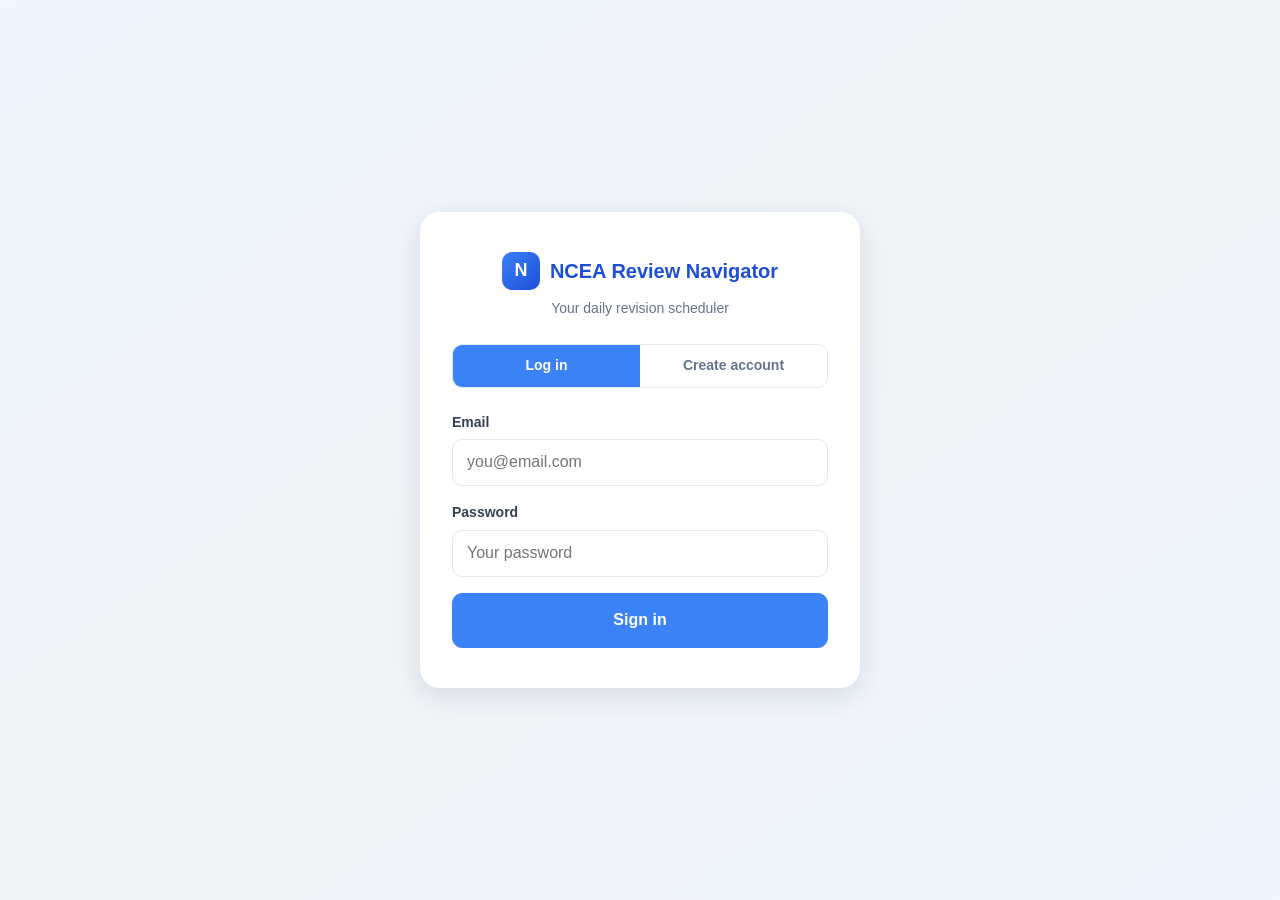
<file: front-end/prototype/index.html>
<!DOCTYPE html>
<html lang="en">
<head>
  <meta charset="UTF-8">
  <meta name="viewport" content="width=device-width, initial-scale=1.0">
  <title>NCEA Review Navigator</title>
  <link rel="stylesheet" href="styles.css">
</head>
<body>

  <!-- Topbar: hidden until logged in — route() shows/hides it. -->
  <div id="topbar" class="hidden">
    <span class="brand">NCEA Review Navigator</span>
    <button data-action="nav-dashboard">Dashboard</button>
    <button data-action="do-logout">Log out</button>
  </div>

  <!-- ============ Screen: Auth (login / signup) ============ -->
  <section id="screen-auth" class="screen hidden">
    <div class="auth-bg">
      <div class="auth-card">

        <div class="brand">
          <span class="brand-mark">N</span>
          NCEA Review Navigator
        </div>
        <p class="subtitle">Your daily revision scheduler</p>

        <!-- Tab switcher -->
        <div class="auth-tabs">
          <button data-action="auth-tab" data-mode="login">Log in</button>
          <button data-action="auth-tab" data-mode="signup">Create account</button>
        </div>

        <!-- Login form -->
        <div id="auth-login" class="auth-form">
          <div class="field">
            <label for="login-email">Email</label>
            <input class="input" id="login-email" type="email" placeholder="you@email.com" autocomplete="email">
          </div>
          <div class="field">
            <label for="login-pw">Password</label>
            <input class="input" id="login-pw" type="password" placeholder="Your password" autocomplete="current-password">
          </div>
          <p class="error-msg hidden" id="login-err"></p>
          <button class="btn btn-primary btn-block btn-lg" data-action="do-login">Sign in</button>
        </div>

        <!-- Signup form — hidden until the tab switches -->
        <div id="auth-signup" class="auth-form hidden">
          <div class="field">
            <label for="signup-name">Full name</label>
            <input class="input" id="signup-name" placeholder="e.g. Aroha Smith" autocomplete="name">
          </div>
          <div class="field">
            <label for="signup-email">Email</label>
            <input class="input" id="signup-email" type="email" placeholder="you@email.com" autocomplete="email">
          </div>
          <div class="field">
            <label for="signup-year">Year level</label>
            <select class="input select-input" id="signup-year">
              <option value="12" selected>Year 12 (NCEA Level 2)</option>
              <option value="13">Year 13 (NCEA Level 3)</option>
            </select>
          </div>
          <div class="field">
            <label for="signup-pw">Password</label>
            <input class="input" id="signup-pw" type="password" placeholder="At least 4 characters" autocomplete="new-password">
          </div>
          <div class="field">
            <label for="signup-pw2">Confirm password</label>
            <input class="input" id="signup-pw2" type="password" placeholder="Re-enter password" autocomplete="new-password">
          </div>
          <p class="error-msg hidden" id="signup-err"></p>
          <button class="btn btn-primary btn-block btn-lg" data-action="do-signup">Create account</button>
        </div>

      </div>
    </div>
  </section>

  <!-- ============ Screen: Onboarding ============ -->
  <section id="screen-onboarding" class="screen hidden">
    <div class="ob-bg">
      <div class="ob-card">

        <!-- Progress dots -->
        <div id="ob-dots" class="ob-dots">
          <span class="dot active"></span>
          <span class="dot"></span>
          <span class="dot"></span>
        </div>

        <!-- Step 1: Welcome -->
        <div id="ob-step-1" class="ob-step">
          <div class="ob-icon">👋</div>
          <h2>Welcome to NCEA Review Navigator</h2>
          <p class="ob-desc">This app uses spaced repetition to help you revise smarter — it schedules each topic at exactly the right time so it sticks in long-term memory.</p>
          <p class="ob-desc">Let's set up your first subject to get started.</p>
          <div class="ob-actions">
            <button class="btn btn-primary btn-lg" data-action="ob-next">Get started →</button>
            <button class="btn btn-ghost" data-action="ob-skip">Skip setup</button>
          </div>
        </div>

        <!-- Step 2: Pick a subject -->
        <div id="ob-step-2" class="ob-step hidden">
          <div class="ob-icon">📚</div>
          <h2>Add your first subject</h2>
          <p class="ob-desc">Pick one of the common NCEA subjects below, or type your own.</p>
          <div class="field">
            <label for="ob-subj-select">Subject</label>
            <select class="input select-input" id="ob-subj-select">
              <option value="">— Choose a subject —</option>
              <option value="English" data-emoji="✏️" data-colour="#3B82F6">English</option>
              <option value="Mathematics" data-emoji="📐" data-colour="#8B5CF6">Mathematics</option>
              <option value="Biology" data-emoji="🧬" data-colour="#10B981">Biology</option>
              <option value="Chemistry" data-emoji="⚗️" data-colour="#F59E0B">Chemistry</option>
              <option value="Physics" data-emoji="⚡" data-colour="#EF4444">Physics</option>
              <option value="History" data-emoji="🏛️" data-colour="#6B7280">History</option>
              <option value="Geography" data-emoji="🌍" data-colour="#059669">Geography</option>
              <option value="Economics" data-emoji="📊" data-colour="#2563EB">Economics</option>
              <option value="__custom__" data-emoji="📘">Other (type your own)</option>
            </select>
          </div>
          <div id="ob-custom-field" class="field hidden">
            <label for="ob-custom">Subject name</label>
            <input class="input" id="ob-custom" placeholder="e.g. Digital Technology">
          </div>
          <div class="ob-actions">
            <button class="btn btn-primary btn-lg" data-action="ob-add-subject">Add subject →</button>
          </div>
        </div>

        <!-- Step 3: Add topics -->
        <div id="ob-step-3" class="ob-step hidden">
          <div class="ob-icon">🌱</div>
          <h2>Add topics for <span id="ob-subject-name">your subject</span></h2>
          <p class="ob-desc">Topics are the specific things you revise — standards, chapters, concepts. Add as many as you like now, or skip and add them later.</p>
          <div class="field ob-topic-row">
            <input class="input" id="ob-topic-input" placeholder="e.g. Photosynthesis, Organic compounds…">
            <button class="btn btn-primary" data-action="ob-add-topic">Add</button>
          </div>
          <div id="ob-topic-chips" class="topic-chips"></div>
          <div class="ob-actions">
            <button class="btn btn-primary btn-lg" data-action="ob-finish">Finish setup →</button>
            <button class="btn btn-ghost" data-action="ob-skip">Skip for now</button>
          </div>
        </div>

      </div>
    </div>
  </section>

  <!-- Screens filled in by JS. Dashboard is the F1 placeholder; the others are slice-2 stubs. -->
  <section id="screen-dashboard" class="screen hidden"></section>
  <section id="screen-subject"   class="screen hidden"></section>
  <section id="screen-settings"  class="screen hidden"></section>

  <div id="modal-overlay" class="modal-overlay"></div>
  <div id="toast" class="toast"></div>

  <script src="app.js"></script>
</body>
</html>
</file>
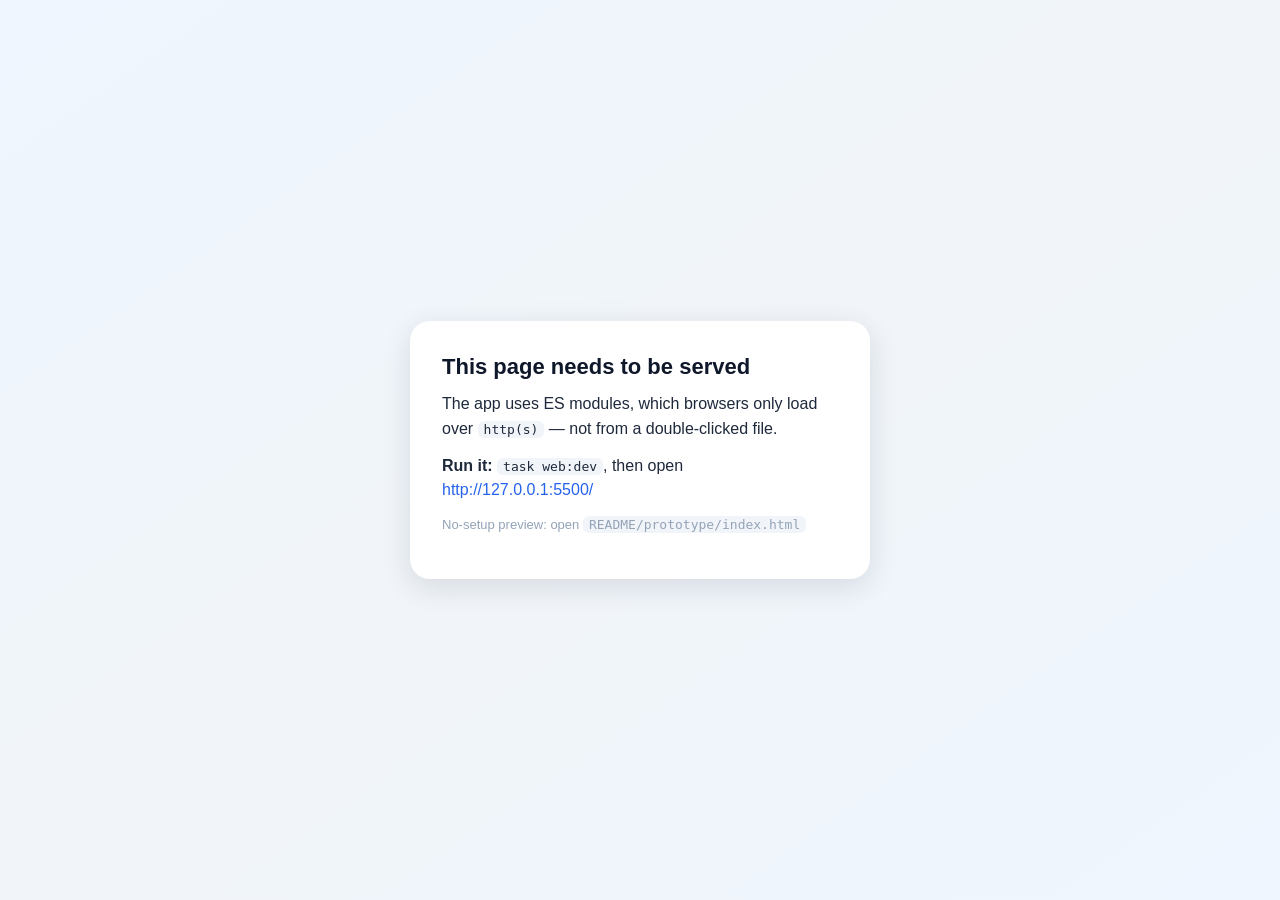
<file: README/prototype/index.html>
<!DOCTYPE html>
<html lang="en">
<head>
  <meta charset="UTF-8">
  <meta name="viewport" content="width=device-width, initial-scale=1.0">
  <title>NCEA Review Navigator</title>
  <link rel="stylesheet" href="styles.css">

  <!-- Serve-guard: a CLASSIC (non-module) script so it runs even when the ES
       module app can't load (e.g. opened via file://). If the app hasn't booted
       shortly after load, reveal the #serve-hint help card instead of a blank page. -->
  <script>
    window.addEventListener('DOMContentLoaded', function () {
      setTimeout(function () {
        if (!window.__NRN_BOOTED) {
          var hint = document.getElementById('serve-hint');
          if (hint) hint.classList.remove('hidden');
        }
      }, 600);
    });
  </script>
</head>
<body>

  <!-- Shown only if the module app never booted (see serve-guard above). -->
  <div id="serve-hint" class="serve-hint hidden">
    <div class="serve-hint-card">
      <h2>This page needs to be served</h2>
      <p>The app uses ES modules, which browsers only load over <code>http(s)</code> — not from a
        double-clicked file.</p>
      <p><strong>Run it:</strong> <code>task web:dev</code>, then open
        <a href="http://127.0.0.1:5500/">http://127.0.0.1:5500/</a></p>
      <p class="muted small">No-setup preview: open <code>README/prototype/index.html</code></p>
    </div>
  </div>

  <!-- Topbar: hidden until logged in — route() shows/hides it. -->
  <div id="topbar" class="hidden">
    <span class="brand" data-action="nav-dashboard" role="button" tabindex="0">NCEA Review Navigator</span>
    <button data-action="nav-dashboard"><span data-icon="layout-dashboard" data-icon-size="16"></span> Dashboard</button>
    <button data-action="nav-settings"><span data-icon="settings" data-icon-size="16"></span> Settings</button>
    <button data-action="do-logout"><span data-icon="log-out" data-icon-size="16"></span> Log out</button>
  </div>

  <!-- ===================================================================
       SCREEN: Auth — login + create-account (the logged-out default).
       Shown by router.js when there is no token; hidden otherwise.
       Behaviour is attached via data-action hooks only (no inline JS):
         auth-tab  → switch login/signup tab   (screens/auth.js setAuthMode)
         do-login  → submit the login form      (screens/auth.js doLogin)
         do-signup → submit the signup form      (screens/auth.js doSignup)
       #auth-login is visible by default; #auth-signup starts .hidden and is
       revealed by the "Create account" tab. Design: docs/design/auth-screen.md
       =================================================================== -->
  <section id="screen-auth" class="screen hidden">
    <div class="auth-bg">             <!-- full-height gradient backdrop, centers the card -->
      <div class="auth-card">

        <div class="brand">
          <span class="brand-mark">N</span>
          NCEA Review Navigator
        </div>
        <p class="subtitle">Your daily revision scheduler</p>

        <!-- Tab switcher -->
        <div class="auth-tabs">
          <button data-action="auth-tab" data-mode="login">Log in</button>
          <button data-action="auth-tab" data-mode="signup">Create account</button>
        </div>

        <!-- Login form -->
        <div id="auth-login" class="auth-form">
          <div class="field">
            <label for="login-email">Email</label>
            <input class="input" id="login-email" type="email" placeholder="you@email.com" autocomplete="email">
          </div>
          <div class="field">
            <label for="login-pw">Password</label>
            <input class="input" id="login-pw" type="password" placeholder="Your password" autocomplete="current-password">
          </div>
          <p class="error-msg hidden" id="login-err"></p>
          <button class="btn btn-primary btn-block btn-lg" data-action="do-login">Sign in</button>
        </div>

        <!-- Signup form — hidden until the tab switches -->
        <div id="auth-signup" class="auth-form hidden">
          <div class="field">
            <label for="signup-name">Full name</label>
            <input class="input" id="signup-name" placeholder="e.g. Aroha Smith" autocomplete="name">
          </div>
          <div class="field">
            <label for="signup-email">Email</label>
            <input class="input" id="signup-email" type="email" placeholder="you@email.com" autocomplete="email">
          </div>
          <div class="field">
            <label for="signup-year">Year level</label>
            <select class="input select-input" id="signup-year">
              <option value="12" selected>Year 12 (NCEA Level 2)</option>
              <option value="13">Year 13 (NCEA Level 3)</option>
            </select>
          </div>
          <div class="field">
            <label for="signup-pw">Password</label>
            <input class="input" id="signup-pw" type="password" placeholder="At least 4 characters" autocomplete="new-password">
          </div>
          <div class="field">
            <label for="signup-pw2">Confirm password</label>
            <input class="input" id="signup-pw2" type="password" placeholder="Re-enter password" autocomplete="new-password">
          </div>
          <p class="error-msg hidden" id="signup-err"></p>
          <button class="btn btn-primary btn-block btn-lg" data-action="do-signup">Create account</button>
        </div>

      </div>
    </div>
  </section>

  <!-- ============ Screen: Onboarding ============ -->
  <section id="screen-onboarding" class="screen hidden">
    <div class="ob-bg">
      <div class="ob-card">

        <!-- Progress dots -->
        <div id="ob-dots" class="ob-dots">
          <span class="dot active"></span>
          <span class="dot"></span>
          <span class="dot"></span>
        </div>

        <!-- Step 1: Welcome -->
        <div id="ob-step-1" class="ob-step">
          <div class="ob-icon" data-icon="hand" data-icon-size="40"></div>
          <h2>Welcome to NCEA Review Navigator</h2>
          <p class="ob-desc">This dashboard uses spaced repetition to help you revise smarter (to prevent cramming)! It schedules each topic repeatedly at an amount of time so it sticks in your long-term memory until the EOY external.</p>
          <p class="ob-desc">Let's set up your first subject to get started.</p>
          <div class="ob-actions">
            <button class="btn btn-primary btn-lg" data-action="ob-next">Get started →</button>
            <button class="btn btn-ghost" data-action="ob-skip">Skip setup</button>
          </div>
        </div>

        <!-- Step 2: Pick a subject -->
        <div id="ob-step-2" class="ob-step hidden">
          <div class="ob-icon" data-icon="book-open" data-icon-size="40"></div>
          <h2>Add your first subject</h2>
          <p class="ob-desc">Pick one of the common NCEA subjects below, or type your own.</p>
          <div class="field">
            <label for="ob-subj-select">Subject</label>
            <select class="input select-input" id="ob-subj-select">
              <option value="">— Choose a subject —</option>
              <option value="English" data-icon="notebook-pen">English</option>
              <option value="Mathematics" data-icon="calculator">Mathematics</option>
              <option value="Biology" data-icon="dna">Biology</option>
              <option value="Chemistry" data-icon="flask-conical">Chemistry</option>
              <option value="Physics" data-icon="atom">Physics</option>
              <option value="History" data-icon="landmark">History</option>
              <option value="Geography" data-icon="globe">Geography</option>
              <option value="Economics" data-icon="trending-up">Economics</option>
              <option value="__custom__" data-icon="book">Other (type your own)</option>
            </select>
          </div>
          <div id="ob-custom-field" class="field hidden">
            <label for="ob-custom">Subject name</label>
            <input class="input" id="ob-custom" placeholder="e.g. Digital Technology">
          </div>
          <div class="ob-actions">
            <button class="btn btn-primary btn-lg" data-action="ob-add-subject">Add subject →</button>
          </div>
        </div>

        <!-- Step 3: Add topics -->
        <div id="ob-step-3" class="ob-step hidden">
          <div class="ob-icon" data-icon="sprout" data-icon-size="40"></div>
          <h2>Add topics for <span id="ob-subject-name">your subject</span></h2>
          <p class="ob-desc">Topics are the specific things you revise like standards, chapters, concepts. Add as many as you like now, or you can skip and add them later.</p>
          <div class="field ob-topic-row">
            <input class="input" id="ob-topic-input" placeholder="e.g. Photosynthesis, Organic compounds…">
            <button class="btn btn-primary" data-action="ob-add-topic">Add</button>
          </div>
          <div id="ob-topic-chips" class="topic-chips"></div>
          <div class="ob-actions">
            <button class="btn btn-primary btn-lg" data-action="ob-finish">Finish setup -></button>
            <button class="btn btn-ghost" data-action="ob-skip">Skip for now</button>
          </div>
        </div>

      </div>
    </div>
  </section>

  <!-- Screens filled in by JS. Dashboard is the F1 placeholder; the others are slice-2 stubs. -->
  <section id="screen-dashboard" class="screen hidden"></section>
  <section id="screen-subject"   class="screen hidden"></section>
  <section id="screen-settings"  class="screen hidden"></section>

  <div id="modal-overlay" class="modal-overlay"></div>
  <div id="toast" class="toast"></div>

  <script src="app.js"></script>
</body>
</html>
</file>
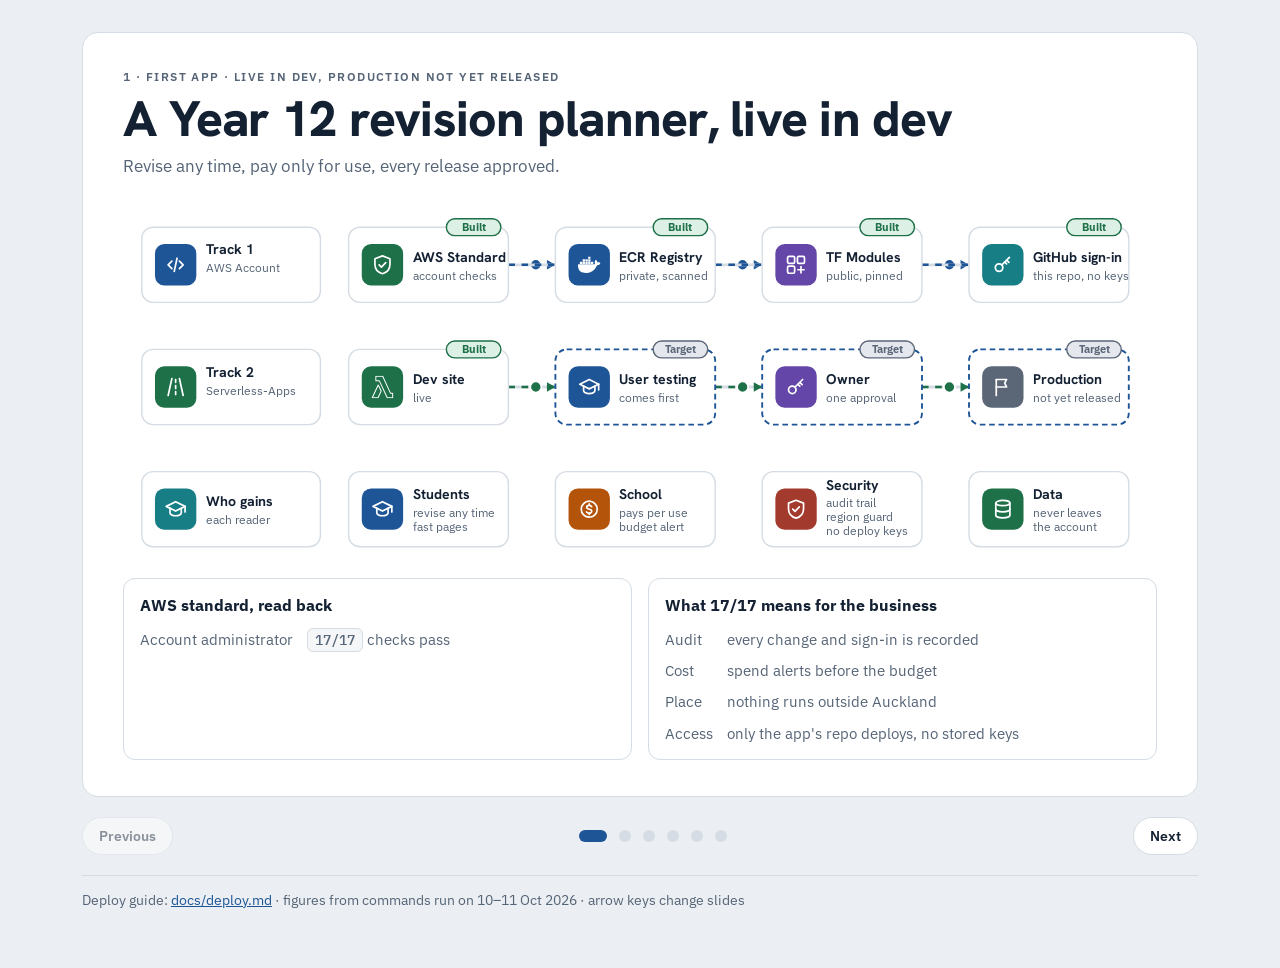
<file: docs/index_full.html>
<!doctype html>
<html lang="en">
<head>
<meta charset="utf-8">
<meta name="viewport" content="width=device-width,initial-scale=1,viewport-fit=cover">
<title>First App Architecture</title>
<meta name="description" content="Five slides for a developer new to Terraform: who gains, how the app moves from a laptop to AWS, how a request is served, four choices with their business gain, and the path from code to live with one decision.">
<link rel="preconnect" href="https://fonts.googleapis.com">
<link rel="preconnect" href="https://fonts.gstatic.com" crossorigin>
<link rel="stylesheet" href="https://fonts.googleapis.com/css2?family=IBM+Plex+Mono:wght@400;500&family=IBM+Plex+Sans:wght@400;500;600&family=Hanken+Grotesk:wght@500;600;700;800&display=swap">
<style>
:root{
  --ground:#EBEFF3; --surface:#FFFFFF; --sunk:#F4F6F8; --ink:#142133; --muted:#556476; --faint:#8593A3; --rule:#D5DCE3;
  --accent:#1D5596; --accent-soft:#E2EBF6;
  --deck:#12233B; --deck-ink:#F2F5F9; --deck-muted:#A9B7C8; --deck-rule:#2A3E5A; --deck-panel:#1A2F4D;
  --go:#1E7049; --go-soft:#DDF0E5; --stop:#A23A2E; --stop-soft:#F7E0DC;
  --wait:#8F5C0E; --wait-soft:#F6EAD3; --later:#5B6677; --later-soft:#E4E8EE;
  --human:#6446A8; --human-soft:#ECE6F7; --teal:#177E86; --teal-soft:#DDF1F2;
  --aws:#B4530A; --aws-soft:#FBEBDD;
  --display:"Hanken Grotesk","IBM Plex Sans",Arial,"Liberation Sans",system-ui,sans-serif;
  --sans:"IBM Plex Sans",Arial,"Liberation Sans",system-ui,-apple-system,"Segoe UI",sans-serif;
  --mono:"IBM Plex Mono",ui-monospace,Menlo,monospace;
}
@media (prefers-color-scheme:dark){:root:not([data-theme="light"]){
  color-scheme:dark; --ground:#0F151D; --surface:#17202B; --sunk:#131B24; --ink:#E7ECF2; --muted:#9FACBB; --faint:#75828F; --rule:#2A3542;
  --accent:#86B6EA; --accent-soft:#1D3048;
  --deck:#1B2D47; --deck-ink:#F2F5F9; --deck-muted:#A9B9CC; --deck-rule:#34496A; --deck-panel:#233A5B;
  --go:#7FD1A6; --go-soft:#173428; --stop:#F0978C; --stop-soft:#3D211D;
  --wait:#E6B568; --wait-soft:#3A2D15; --later:#AAB4C2; --later-soft:#252E3A;
  --human:#B9A2EE; --human-soft:#2B2442; --teal:#6FD0D6; --teal-soft:#15343A;
  --aws:#F5A65B; --aws-soft:#3A2817;}}
:root[data-theme="dark"]{
  color-scheme:dark; --ground:#0F151D; --surface:#17202B; --sunk:#131B24; --ink:#E7ECF2; --muted:#9FACBB; --faint:#75828F; --rule:#2A3542;
  --accent:#86B6EA; --accent-soft:#1D3048;
  --deck:#1B2D47; --deck-ink:#F2F5F9; --deck-muted:#A9B9CC; --deck-rule:#34496A; --deck-panel:#233A5B;
  --go:#7FD1A6; --go-soft:#173428; --stop:#F0978C; --stop-soft:#3D211D;
  --wait:#E6B568; --wait-soft:#3A2D15; --later:#AAB4C2; --later-soft:#252E3A;
  --human:#B9A2EE; --human-soft:#2B2442; --teal:#6FD0D6; --teal-soft:#15343A;
  --aws:#F5A65B; --aws-soft:#3A2817;}

*,*::before,*::after{box-sizing:border-box}
html{-webkit-text-size-adjust:100%}
body{margin:0;background:var(--ground);color:var(--ink);font:16px/1.55 var(--sans);font-variant-numeric:tabular-nums;overflow-wrap:break-word}
.wrap{max-width:1180px;margin:0 auto;padding-inline:16px;padding-block:20px 40px;display:grid;grid-template-columns:minmax(0,1fr);gap:20px}
.wrap>*{min-width:0}
@media (min-width:720px){.wrap{padding-inline:32px;padding-block:32px 56px}}
h1,h2,h3{font-family:var(--display);margin:0;text-wrap:balance;letter-spacing:-.015em}
h1{font-weight:800;font-size:clamp(30px,4.2vw,50px);line-height:1.05}
h2{font-weight:700;font-size:clamp(22px,2.6vw,32px);line-height:1.15}
h3{font-weight:700;font-size:17px;line-height:1.25}
p{margin:0;max-width:70ch}
a{color:var(--accent)}
code{font:500 14px/1.4 var(--mono);background:var(--sunk);border:1px solid var(--rule);border-radius:6px;padding:2px 7px;overflow-wrap:anywhere}
:focus-visible{outline:2px solid var(--accent);outline-offset:2px}
.eyebrow{font:600 12px/1.3 var(--sans);letter-spacing:.12em;text-transform:uppercase;color:var(--muted)}
svg.i{width:22px;height:22px;flex:none;fill:none;stroke:currentColor;stroke-width:1.8;stroke-linecap:round;stroke-linejoin:round}
svg.logo{width:22px;height:22px;flex:none;fill:currentColor;stroke:none}

/* Slides: every slide shows when scripts are off or when printing; the deck shows one at a time */
.slide{background:var(--surface);border:1px solid var(--rule);border-radius:16px;padding:24px 18px;display:grid;gap:20px;align-content:start;min-width:0}
@media (min-width:720px){.slide{padding:36px 40px;min-height:600px}}
.slide>*{min-width:0}
.js .slide{display:none}
.js .slide.on{display:grid;animation:in .45s ease both}
@keyframes in{from{opacity:0;transform:translateY(10px)}to{opacity:1;transform:none}}
.head{display:grid;gap:8px}
.head p{color:var(--muted);font-size:17px}

/* Navigation */
.nav{display:none;align-items:center;justify-content:space-between;gap:12px}
.js .nav{display:flex}
.nav button{font:600 14px var(--sans);color:var(--ink);background:var(--surface);border:1px solid var(--rule);border-radius:999px;padding:9px 16px;cursor:pointer}
.nav button:hover{border-color:var(--accent)}
.nav button:disabled{opacity:.45;cursor:default}
.dots{display:flex;gap:8px;flex-wrap:wrap;justify-content:center}
.dots{gap:0}
.dots button{position:relative;width:24px;height:24px;padding:0;background:none;border:0;border-radius:6px;cursor:pointer}
.dots button::before{content:"";position:absolute;left:50%;top:50%;width:12px;height:12px;transform:translate(-50%,-50%);border-radius:50%;background:var(--rule)}
.dots button[aria-current="true"]{width:40px}
.dots button[aria-current="true"]::before{background:var(--accent);width:28px;border-radius:6px}
h1:focus,h2:focus{outline:none}

/* Slide 2: diagram */
.figure{margin:0;display:grid;gap:12px}
.scroll{overflow-x:auto;border-radius:12px}
svg.d{display:block;width:100%;min-width:860px;height:auto;font-family:var(--sans)}
.d .zone{fill:var(--sunk);stroke:var(--aws);stroke-width:1.5;stroke-dasharray:6 5}
.d .zone-t{font:600 12.5px var(--sans);fill:var(--aws);letter-spacing:.08em;text-transform:uppercase}
.d .box{fill:var(--surface);stroke:var(--rule);stroke-width:1.5}
.d .box.next{stroke:var(--accent);stroke-width:2;stroke-dasharray:6 4}
.d .tile{fill:var(--c)}
.d .glyph{fill:var(--surface)}
.d .glyph-s{fill:none;stroke:var(--surface);stroke-width:1.8;stroke-linecap:round;stroke-linejoin:round}
.d .bt{font:700 15px var(--display);fill:var(--ink)}
.d .bs{font:400 12.5px var(--sans);fill:var(--muted)}
.d .wire{stroke:var(--rule);stroke-width:3;fill:none}
.d .flow{stroke:var(--accent);stroke-width:2.5;fill:none;stroke-dasharray:7 7;animation:dash 1.2s linear infinite}
.d .flow.key{stroke:var(--human)} .d .flow.cache{stroke:var(--teal)} .d .pkt.cache{fill:var(--teal)} .d .flow.data{stroke:var(--go)} .d .flow.alarm{stroke:var(--stop);stroke-dasharray:3 6}
@keyframes dash{to{stroke-dashoffset:-28}}
.d .pkt{fill:var(--accent);stroke:var(--surface);stroke-width:2}
.d .pkt.data{fill:var(--go)}
.d .flow.t1{stroke:var(--accent)}
.d .pkt.t1,.d .ah.t1{fill:var(--accent)}
.d .flow.t2{stroke:var(--go)}
.d .pkt.t2,.d .ah.t2{fill:var(--go)}
.d .lg{fill:currentColor}
.d .stage{fill:var(--sunk);stroke:var(--rule)}
.d .stage-n{font:700 12.5px var(--sans);letter-spacing:.12em;fill:var(--accent)}
.d .stage-t{font:700 14px var(--display);fill:var(--ink)}
.d .tech{font-weight:700;fill:var(--ink)}
.d .num{font:800 20px var(--display);fill:var(--surface);text-anchor:middle}
.d.map .row{animation:in .5s ease both}.d.map .row:nth-of-type(2){animation-delay:.25s}.d.map .row:nth-of-type(3){animation-delay:.5s}
.d .ft{font:600 12.5px var(--sans);fill:var(--muted)}
.d .say{font:600 12.5px var(--sans);fill:var(--ink)}
.key-l{display:flex;flex-wrap:wrap;gap:8px 22px;font-size:14px;color:var(--muted)}
.key-l span{display:inline-flex;align-items:center;gap:8px}
.key-l i{width:22px;height:0;border-top:3px dashed var(--c);display:inline-block}

.note{font-size:15px;color:var(--muted)}
.duo{display:grid;grid-template-columns:1fr 1fr;gap:16px}
.duo .card{border:1px solid var(--rule);border-radius:12px;padding:14px 16px;background:var(--surface)}
.cmds{list-style:none;margin:10px 0 0;padding:0;display:grid;grid-template-columns:auto 1fr;gap:8px 14px;align-items:center;font-size:15px;color:var(--muted)}
.cmds li{display:contents}
@media (max-width:760px){.duo{grid-template-columns:1fr}}

.note b{color:var(--ink)}
.d .badge{stroke-width:1.5}.d .badge.go{fill:var(--go-soft);stroke:var(--go)}.d .badge.wait{fill:var(--wait-soft);stroke:var(--wait)}.d .badge.later{fill:var(--later-soft);stroke:var(--later)}
.d .bdg{font:700 11.5px var(--sans);text-anchor:middle}.d .bdg.go{fill:var(--go)}.d .bdg.wait{fill:var(--wait)}.d .bdg.later{fill:var(--later)}
.d .ah{fill:var(--muted)}
.d .cmd{font:500 13px var(--mono);fill:var(--ink)}.d .res{font:500 13px var(--mono);fill:var(--muted)}
.d .div{stroke:var(--rule);stroke-width:1;stroke-dasharray:4 4}

footer{color:var(--muted);font-size:14px;border-top:1px solid var(--rule);padding-top:14px}
@media (prefers-reduced-motion:reduce){.d .flow{animation:none}.d .moving{display:none}.js .slide.on{animation:none}}
@media print{.js .slide{display:grid}.nav{display:none!important}.slide{break-inside:avoid;min-height:0}.scroll{overflow:visible}svg.d{min-width:0}.d .moving{display:none}}
</style>
</head>
<body>
<svg width="0" height="0" style="position:absolute" aria-hidden="true">
  <symbol id="l-lambda" viewBox="0 0 24 24"><path d="M4.9855 0c-.2941.0031-.5335.2466-.534.5482L4.446 5.456c0 .1451.06.2835.159.3891a.5322.5322 0 0 0 .3806.1562h3.4282l8.197 17.6805a.5365.5365 0 0 0 .4885.3181h5.811c.2969 0 .5426-.2448.5426-.5482V18.544c0-.3035-.2392-.5482-.5425-.5482h-2.0138L12.7394.3153C12.647.124 12.4564 0 12.2452 0h-7.254Zm.5397 1.0907h6.3678l8.16 17.6804a.5365.5365 0 0 0 .4885.3181h1.8178v3.8173H17.437L9.2402 5.226a.536.536 0 0 0-.4885-.318H5.5223Zm2.0137 8.2366c-.2098.0011-.3937.1193-.4857.3096L.6002 23.2133a.5506.5506 0 0 0 .0313.5282.5334.5334 0 0 0 .4544.25h6.169a.5468.5468 0 0 0 .497-.3096l3.38-7.166a.5405.5405 0 0 0-.0029-.4686L8.036 9.637a.5468.5468 0 0 0-.4942-.3096Zm.0057 1.8036 2.488 5.1522-3.1214 6.6206H1.9465Z"/></symbol>
  <symbol id="l-s3" viewBox="0 0 24 24"><path d="M20.913 13.147l.12-.895c.947.576 1.258.922 1.354 1.071-.16.031-.562.046-1.474-.176zm-2.174 7.988a.547.547 0 0 0-.005.073c0 .084-.207.405-1.124.768a10.28 10.28 0 0 1-1.438.432c-1.405.325-3.128.504-4.853.504-4.612 0-7.412-1.184-7.412-1.704a.547.547 0 0 0-.005-.073L1.81 5.602c.135.078.28.154.432.227.042.02.086.038.128.057.134.062.272.122.417.18l.179.069c.154.058.314.114.478.168.043.013.084.029.13.043.207.065.423.127.646.187l.176.044c.175.044.353.087.534.127a23.414 23.414 0 0 0 .843.17l.121.023c.252.045.508.085.768.122.071.011.144.02.216.03.2.027.4.053.604.077l.24.027c.245.026.49.05.74.07l.081.009c.275.022.552.04.83.056l.233.012c.21.01.422.018.633.025a33.088 33.088 0 0 0 2.795-.026l.232-.011c.278-.016.555-.034.83-.056l.08-.008c.25-.02.497-.045.742-.072l.238-.026c.205-.024.408-.05.609-.077.07-.01.141-.019.211-.03.261-.037.519-.078.772-.122l.111-.02c.215-.04.427-.082.634-.125l.212-.047c.186-.041.368-.085.546-.13l.166-.042c.225-.06.444-.122.654-.189.04-.012.077-.026.115-.038a10.6 10.6 0 0 0 .493-.173c.058-.021.114-.044.17-.066.15-.06.293-.12.43-.185.038-.017.079-.034.116-.052.153-.073.3-.15.436-.228l-.976 7.245c-2.488-.78-5.805-2.292-7.311-3a1.09 1.09 0 0 0-1.088-1.085c-.6 0-1.088.489-1.088 1.088 0 .6.488 1.089 1.088 1.089.196 0 .378-.056.537-.148 1.72.812 5.144 2.367 7.715 3.15zm-7.42-20.047c5.677 0 9.676 1.759 9.75 2.736l-.014.113c-.01.033-.031.067-.048.101-.015.028-.026.057-.047.087-.024.033-.058.068-.09.102-.028.03-.051.06-.084.09-.038.035-.087.07-.133.105-.04.03-.074.06-.119.091-.053.036-.116.071-.177.107-.05.03-.095.06-.15.09-.068.036-.147.073-.222.11-.059.028-.114.057-.177.085-.084.038-.177.074-.268.111-.068.027-.13.054-.203.082-.097.036-.205.072-.31.107-.075.026-.148.053-.228.079-.111.035-.233.069-.35.103-.085.024-.165.05-.253.073-.124.034-.258.065-.389.098-.093.022-.181.046-.278.068-.139.032-.287.061-.433.091-.098.02-.191.041-.293.06-.155.03-.32.057-.482.084-.1.018-.198.036-.302.052-.166.026-.342.048-.515.072-.11.014-.213.03-.325.044-.181.023-.372.041-.56.06-.11.012-.218.025-.332.036-.188.016-.386.029-.58.043-.122.009-.24.02-.364.028-.207.012-.422.02-.635.028-.12.005-.234.012-.354.016a35.605 35.605 0 0 1-2.069 0c-.12-.004-.234-.011-.352-.016-.214-.008-.43-.016-.637-.028-.122-.008-.238-.02-.36-.027-.195-.015-.394-.028-.584-.044-.11-.01-.215-.024-.324-.035-.19-.02-.384-.038-.568-.06l-.315-.044c-.176-.024-.355-.046-.525-.073-.1-.015-.192-.033-.29-.05-.167-.028-.335-.055-.494-.086-.096-.018-.183-.038-.276-.056-.151-.032-.305-.062-.45-.095-.09-.02-.173-.043-.26-.064-.138-.034-.277-.067-.407-.102-.082-.022-.157-.046-.235-.069a11.75 11.75 0 0 1-.368-.108c-.075-.024-.141-.049-.213-.073-.11-.037-.223-.075-.325-.113-.067-.025-.125-.051-.188-.077-.096-.038-.195-.076-.282-.115-.06-.027-.11-.054-.166-.08-.08-.039-.162-.077-.233-.116-.052-.028-.094-.055-.142-.084-.063-.038-.13-.075-.185-.113-.043-.029-.075-.058-.113-.086-.048-.037-.098-.073-.139-.11-.032-.029-.054-.057-.08-.087-.033-.035-.069-.07-.093-.104-.02-.03-.031-.058-.046-.086-.018-.035-.039-.068-.049-.102l-.015-.113c.076-.977 4.074-2.736 9.748-2.736zm12.182 12.124c-.118-.628-.84-1.291-2.31-2.128l.963-7.16a.531.531 0 0 0 .005-.073C22.16 1.581 16.447 0 11.32 0 6.194 0 .482 1.581.482 3.851a.58.58 0 0 0 .005.072L2.819 21.25c.071 2.002 5.236 2.75 8.5 2.75 1.805 0 3.615-.188 5.098-.531.598-.138 1.133-.3 1.592-.48 1.18-.467 1.789-1.053 1.813-1.739l.945-7.018c.557.131 1.016.197 1.389.197.54 0 .902-.137 1.134-.413a.956.956 0 0 0 .21-.804Z"/></symbol>
  <symbol id="l-apigw" viewBox="0 0 24 24"><path d="M9.456 18.7h1.258v-.865H9.456Zm2.115 0h1.286v-.865h-1.286ZM6.43 1.127.857 3.892v17.19l5.572 1.885Zm.857 5.47v11.238H8.57v.865H7.286v4.868a.434.434 0 0 1-.429.432.425.425 0 0 1-.136-.022L.292 21.804a.432.432 0 0 1-.292-.41V3.623c0-.164.093-.315.24-.388L6.668.045a.424.424 0 0 1 .415.02.433.433 0 0 1 .203.367v5.3H8.57v.865ZM13.714 18.7H15v-.865h-1.286Zm.028-12.103H15v-.864h-1.258Zm-2.143 0h1.258v-.864H11.6Zm-2.143 0h1.258v-.864H9.456Zm13.687-2.705L17.57 1.127v21.84l5.572-1.884ZM24 21.394c0 .186-.117.35-.292.41l-6.429 2.174a.425.425 0 0 1-.386-.06.434.434 0 0 1-.179-.35V18.7h-.829v-.865h.83V6.597h-.83v-.864h.83v-5.3c0-.15.076-.289.202-.368a.424.424 0 0 1 .415-.02l6.428 3.19c.147.073.24.224.24.388ZM13.257 9.346l-.8-.31-2.143 5.618.8.31Zm2.903 2.744a.434.434 0 0 0 0-.612L14.446 9.75l-.606.612 1.411 1.423-1.411 1.423.606.611Zm-6.606 1.728L7.84 12.09a.434.434 0 0 1 0-.612L9.554 9.75l.606.612-1.411 1.423 1.411 1.423Z"/></symbol>
  <symbol id="l-cw" viewBox="0 0 24 24"><path d="M18.454 14.905c0-1.676-1.372-3.039-3.059-3.039-1.686 0-3.058 1.363-3.058 3.039 0 1.675 1.372 3.038 3.058 3.038 1.687 0 3.059-1.363 3.059-3.038Zm.862 0c0 2.147-1.759 3.894-3.92 3.894-2.162 0-3.92-1.747-3.92-3.894 0-2.148 1.758-3.895 3.92-3.895 2.161 0 3.92 1.747 3.92 3.895Zm3.617 5.87-3.004-2.688c-.242.34-.523.649-.834.926l2.999 2.687c.256.23.654.208.885-.046a.623.623 0 0 0-.046-.88Zm-7.538-1.206c2.59 0 4.696-2.092 4.696-4.664 0-2.573-2.106-4.665-4.696-4.665-2.589 0-4.696 2.092-4.696 4.665 0 2.572 2.107 4.664 4.696 4.664Zm8.224 2.658c-.293.323-.7.487-1.107.487a1.49 1.49 0 0 1-.995-.378L18.399 19.542a5.543 5.543 0 0 1-3.004.883c-3.064 0-5.557-2.476-5.557-5.52 0-3.044 2.493-5.521 5.557-5.521 3.065 0 5.558 2.477 5.558 5.52 0 .874-.21 1.697-.576 2.432l3.133 2.803c.608.546.657 1.482.11 2.088ZM3.977 7.454c0 .222.014.444.04.659a.426.426 0 0 1-.352.473C2.605 8.858.862 9.681.862 12.148c0 1.863 1.034 2.892 1.902 3.427.297.185.647.284 1.017.288l5.195.005v.856l-5.2-.005a2.815 2.815 0 0 1-1.469-.418C1.447 15.77 0 14.524 0 12.148c0-2.864 1.971-3.923 3.129-4.297a6.093 6.093 0 0 1-.013-.397c0-2.34 1.598-4.767 3.716-5.645 2.478-1.031 5.104-.52 7.022 1.367a7.048 7.048 0 0 1 1.459 2.116 2.79 2.79 0 0 1 1.78-.644c1.287 0 2.735.97 2.993 3.092 1.205.276 3.751 1.24 3.751 4.441 0 1.278-.403 2.333-1.199 3.137l-.614-.6c.632-.638.952-1.491.952-2.537 0-2.8-2.36-3.495-3.374-3.664a.43.43 0 0 1-.353-.496c-.141-1.738-1.18-2.517-2.156-2.517-.616 0-1.193.298-1.584.818a.431.431 0 0 1-.75-.111c-.353-.971-.861-1.788-1.511-2.426-1.663-1.636-3.936-2.079-6.084-1.186-1.787.74-3.187 2.873-3.187 4.855Z"/></symbol>
  <symbol id="l-tf" viewBox="0 0 24 24"><path d="M1.44 0v7.575l6.561 3.79V3.787zm21.12 4.227l-6.561 3.791v7.574l6.56-3.787zM8.72 4.23v7.575l6.561 3.787V8.018zm0 8.405v7.575L15.28 24v-7.578z"/></symbol>
  <symbol id="l-docker" viewBox="0 0 24 24"><path d="M13.983 11.078h2.119a.186.186 0 00.186-.185V9.006a.186.186 0 00-.186-.186h-2.119a.185.185 0 00-.185.185v1.888c0 .102.083.185.185.185m-2.954-5.43h2.118a.186.186 0 00.186-.186V3.574a.186.186 0 00-.186-.185h-2.118a.185.185 0 00-.185.185v1.888c0 .102.082.185.185.185m0 2.716h2.118a.187.187 0 00.186-.186V6.29a.186.186 0 00-.186-.185h-2.118a.185.185 0 00-.185.185v1.887c0 .102.082.185.185.186m-2.93 0h2.12a.186.186 0 00.184-.186V6.29a.185.185 0 00-.185-.185H8.1a.185.185 0 00-.185.185v1.887c0 .102.083.185.185.186m-2.964 0h2.119a.186.186 0 00.185-.186V6.29a.185.185 0 00-.185-.185H5.136a.186.186 0 00-.186.185v1.887c0 .102.084.185.186.186m5.893 2.715h2.118a.186.186 0 00.186-.185V9.006a.186.186 0 00-.186-.186h-2.118a.185.185 0 00-.185.185v1.888c0 .102.082.185.185.185m-2.93 0h2.12a.185.185 0 00.184-.185V9.006a.185.185 0 00-.184-.186h-2.12a.185.185 0 00-.184.185v1.888c0 .102.083.185.185.185m-2.964 0h2.119a.185.185 0 00.185-.185V9.006a.185.185 0 00-.184-.186h-2.12a.186.186 0 00-.186.186v1.887c0 .102.084.185.186.185m-2.92 0h2.12a.185.185 0 00.184-.185V9.006a.185.185 0 00-.184-.186h-2.12a.185.185 0 00-.184.185v1.888c0 .102.082.185.185.185M23.763 9.89c-.065-.051-.672-.51-1.954-.51-.338.001-.676.03-1.01.087-.248-1.7-1.653-2.53-1.716-2.566l-.344-.199-.226.327c-.284.438-.49.922-.612 1.43-.23.97-.09 1.882.403 2.661-.595.332-1.55.413-1.744.42H.751a.751.751 0 00-.75.748 11.376 11.376 0 00.692 4.062c.545 1.428 1.355 2.48 2.41 3.124 1.18.723 3.1 1.137 5.275 1.137.983.003 1.963-.086 2.93-.266a12.248 12.248 0 003.823-1.389c.98-.567 1.86-1.288 2.61-2.136 1.252-1.418 1.998-2.997 2.553-4.4h.221c1.372 0 2.215-.549 2.68-1.009.309-.293.55-.65.707-1.046l.098-.288Z"/></symbol>
  <symbol id="l-flask" viewBox="0 0 24 24"><path d="M7.172 20.36c-.914-.72-1.89-1.41-2.556-2.38-1.402-1.712-2.482-3.694-3.22-5.777-.446-1.355-.6-2.808-1.174-4.11-.602-.944.103-1.978 1.138-2.28.46-.087 1.272-.522.293-.211-.878.644-.963-.585-.063-.662.615-.082.84-.585.63-1.037-.66-.43 1.6-.903.463-1.544C1.5 1.08 4.34.835 3.64 2.285 3.473 3.4 5.624 2.08 5.125 3.368c.507.619 1.9.14 1.865 1.009.74.05.993.672 1.687.72.72.325 2.022.58 2.266 1.39-.713.566-2.364-1.165-2.443.398.215 2.31.16 4.689 1.004 6.888.4 1.332 1.37 2.38 2.244 3.418.837 1.016 1.971 1.73 3.127 2.333 1.014.478 2.107.795 3.213.994.448-.343 1.24-1.617 1.938-1.08.033.604-1.388 1.263-.067 1.196.776-.234 1.314.6 1.953-.152.588.697 2.446-.446 2.027.98-.566.364-1.392.144-1.959.646-.935-.467-1.68.418-2.715.306a19.86 19.86 0 01-3.484.29c-1.912-.15-3.865-.214-5.684-.88-1.024-.297-2.023-.881-2.924-1.464zm1.615.7c1 .432 1.978.888 3.074 1.026 1.74.24 3.537.614 5.283.274-.79-.357-1.608.14-2.395-.255-.944.203-1.957-.052-2.917-.177-1.092-.486-2.27-.82-3.291-1.452-1.277-.466.66.598 1.005.685.798.453-.877-.233-1.114-.421-.668-.375-.754-.297-.066.084.139.08.276.166.42.235zm-1.904-1.346c.97.359-.004-.682-.45-.622-.196-.341-.751-.557-.36-.74-.704.244-.737-.93-1.07-.763-.744-.235-.29-1.07-1.176-1.58-.081-.54-.882-1.008-1.138-1.822-.113-.416-.905-1.613-.418-.5.414 1.072 1.143 1.99 1.75 2.907.47.873 1.027 1.786 1.885 2.33.29.278.568.703.977.79zM4.09 16.647c.033-.146.177.317 0 0zm3.954 3.497c.215-.096-.31-.12 0 0zm.526.192c-.054-.265-.24.148 0 0zm.66.275c.312-.3-.484-.188 0 0zm1.127.63c.191-.282-.61-.107 0 0zM8.19 19.728c.487-.315-.63-.004 0 0zm.494.246c-.014-.166-.176.075 0 0zm2.47 1.542c.397.25 2.32.55 1.115.103-.2.042-2.23-.574-1.116-.103zm-3.921-3.054c-.04-.167-.616-.185 0 0zm1.15.67c.3-.21-.621-.16 0 0zm.966.593c.43-.162-.696-.163 0 0zm-2.584-1.773c.466.358 1.88.046.714-.213-.53-.283-1.727-.476-.912.17zm3.24 1.978c.193-.33-.815-.19 0 0zm-.984-.783c1.14.323-.958-.72-.281-.118l.15.068.13.05zm1.973 1.14c1.08.01-.975-.147 0 0zm-4.644-2.96c-.042-.2-.266.018 0 0zm6.47 3.985c.028-.363-.353.27 0 0zm-4.63-2.856c-.064-.191-.336-.008 0 0zm-1.738-1.254c.62-.037-.848-.273 0 0zm-2.06-1.332c-.077-.297-.674-.534 0 0zm5.407 3.435c-.114-.13-.054.028 0 0zm3.366 2.065c-.01-.197-.183.075 0 0zm-3.664-2.373c.06-.255-.528-.077 0 0zm-2.506-1.592c.46-.05-.74-.311 0 0zm4.241 2.637c.718-.285-.7-.14 0 0zM9.03 18.545c.827.106-.985-.563-.181-.06zm2.876 1.768c.773-.462.518 1.082 1.311.13.782-.57-.675.707.29.103.696-.467 1.726.22 2.376.445.468-.023.923.405 1.403.145.923-.25-1.806-.37-1.09-.81-.845.245-1.47-.294-1.885-.835-.948-.22-2.044-.703-2.517-1.542-.192-.315.28.044-.166-.47-.57-.508-.856-1.085-1.24-1.702-.457-.244-.51-.963-.557-.024.004-.593-.553-.992-.688-.826-.002-.571.595-.285.176-.707-.09-.592-.386-1.21-.475-1.877-.138-.322-.02-1.011-.473-.282-.165.77-.055-.947.202-.38.337-.58-.12-.51-.14-.43.22-.488.14-1.18-.057-.916.117-.517.185-1.902-.175-1.656.218-.54.414-2.473-.534-1.736-.384.005-1.048.14-1.363.296.986.543-.1.196-.5.11-.052.502-.45.285-.946.29.793.098-.386.81-.841.534-.59.282.51.987.012 1.205.06.328-.905-.12-.83.64-.573-.241-.078.9.209.514.975.264.686.866.71 1.437-.158.333-.784-.783-.14-.731-.507-.827-.561-.3-.984.085-.1.028 1.079.547.34.803.65.1.668.67.8 1.03.39.407.31-.45.779.04-.296-.436-1.567-1.228-.544-.974-.005-.44-.185-.793.129-.784.31-.562-.325 1.387.375.672.193-.085.24-.563.59.045.505.498.182.858-.531.403.127.433.954.587.799 1.265.165.595.395.376.596.342.158.578.247.153.255-.123.72.155.552.58.778.88.497.224-.712-1.522.142-.526.898.81.337 1.15-.47 1.02.51-.041.675.69 1.313.664.582.277.975 1.34-.027.897-.348-.313-1.58-.7-.573-.104.929.43 1.665.688 2.561 1.227.64.458.918.982 1.16 1.086-.538.257-1.623-.206-.817-.348-.503-.091-1.068-.345-.587.28.41.343 1.45.306 1.637.345-.159.348-.43.376.006.403-.486.26.156.3.201.448zm-.994-2.808c-.296-.31-.373-.89-.053-.385.164.066.525.947.053.385zm3.238 2.057c.185-.011.006.14 0 0zm-3.706-2.816c-.01-.468.107.36 0 0zm-.322-.433c-.372-.72.47.204 0 0zm-3.9-2.692c.219-.06.108.374 0 0zm3.104 1.682c.134-.504.158.424 0 0zm-2.192-1.525c-.155-.278.323.26 0 0zm1.882.604c-.352-.79.25-.432.078.13zM5.77 12.217c-.158-.26-.418-1.02-.334-1.252.076.378.804 1.627.357.518-.494-.93.59.302.702.534.05.23-.305-.063-.064.478-.44-.617-.26.34-.661-.278zm-1.003-.691c.04-.603.23.413 0 0zm.45.155c.216-.455.366.634 0 0zm-1.084-.84c-.374-.37-.644-.713.017-.23.255.01-.566-.778.06-.25.66.12.327 1.082-.077.48zm.57-.015c.217-.215.115.212 0 0zm.35.113c-.328-.617.4.258 0 0zm-.697-.667c-1.086-.966 1.365.506.177.18zm3.11 1.808c-.47-.282-.123-1.984.037-.82.457-.148-.025.6.315.594-.053.473-.206.643-.35.226zm1.15.68c.048-.513.099.35 0 0zm-.2-.198c.054-.22.007.258 0 0zM4.57 9.955c-.697-.963 2.027.973.447.244-.165-.043-.364-.06-.447-.244zm2.216 1.175c-.066-.81.147.134 0 0zm1.682 1.079c.13-.462.01.305 0 0zM4.676 9.587c.415-.088 1.718.729.52.234-.132-.148-.416-.08-.52-.234zm3.56 1.775c.044-.83.248-.495.002.118zM4.985 9.299c.169-.248-.45-1.12.089-.313.232.185.672.31.283.387.61.539-.15.146-.372-.074zm3.075 1.804c.117-.944.103.553 0 0zM4.632 8.427c.129-.055.068.172 0 0zm.802.478c.206-.434.38.483 0 0zm2.263 1.259c-.002-.167.043.242 0 0zm-.131-.29c-.314-.776.292.41 0 0zm-.193-.51c-.053-.32.18.404 0 0zm.314-.51c-.216-.38.272-1.673.326-.87-.227.625-.065.975.093.136.293-.66-.063 1.303-.42.735zm.322-1.923c.094-.115.02.139 0 0zM7.47 17.544c-.128-.111.016.07 0 0zm1.11.56c.615.16.612-.095.055-.17-.3-.28-1.246-.575-.4-.035.057.142.235.139.344.206zM6.389 16.65c.34.253 1.28.719.484.096.269-.312-.514-.478-.254-.686-.66-.404-.52-.368-.058-.356-.794-.354.114-.328.07-.51-.305-.06-1.52-.54-.804.04-.726-.37-.173.138-.392.084-.743-.202.66.565-.118.375.425.337 1.146.864.18.357-.128.183.69.46.892.6zm1.16.667c1.41.454-.691-.556 0 0zm5.94 3.598c.02-.28-.193.24 0 0zm.611.257c.325-.315.013.503.54-.077.005-.415-.017-.66-.606-.156-.162.09-.234.473.066.233zm-9.692-6.087c-.1-.393-.7-.39 0 0zm.652.428c-.242-.402-.864-.364 0 0zm3.71 2.237c.362.32 1.662.236.44.04-.182-.27-1.151-.204-.44-.04zm5.097 3.149c.558-.468-.54.208 0 0zm1.16.796c.003-.15-.24.066 0 0zm.001-.21c.617-.654-.598.039 0 0zM2.805 13.743c-.526-.75-.327-1.088-.835-1.7-.096-.47-.87-1.533-.4-.406.43.659.558 1.679 1.235 2.106zm12.03 7.534c1.135-.734-.466-.32 0 0zm.866.34c.57-.488-.36-.102 0 0zM4.215 14.255c.163-.242-.42-.031 0 0zm11.305 7.129c.551-.355-.126-.3-.1.032zm-7.47-4.71c-.02-.24-.291.02 0 0zm.46.267c-.145-.297-.224.047 0 0zm7.894 4.684c.705-.51-.428-.098-.148.096zm-.27-.13c.574-.482-.607.213 0 0zm1.38.918c.386-.258-.469-.083 0 0zM4.57 14.08c.517.116 2.066 1.274 1.152.08-.468-.138-.187-1.283-.665-1.08.32.535.264.763-.41.426-.845-.413-.474.204-.31.374-.224.052.299.196.233.2zm-2.356-1.86c.092-.383-.853-2.107-.446-.864.146.26.13.754.446.864zm4.324 2.666c-.266-.223-.013-.032 0 0zm.656.152c0-.405-.725-.164 0 0zm5.681 3.583c-.108-.278-.428-.006 0 0zm.273.199c-.04-.155-.157.03 0 0zM15.4 20.24c.216-.16-.27-.02 0 0zM3.39 12.52c.62-.24-.664-.17 0 0zm8.984 5.662c-.007-.401-.395.1 0 0zm-9.23-6.231c.399-.135-.367-.09 0 0zm1.156.56c-.007-.133-.122.05 0 0zm14.09 8.64c.512-.104 1.678.26 1.866-.136-.62-.015-2.15-.438-2.222.1l.136.023.22.013zM4.667 12.603c.009-.407-.317-.015 0 0zM1.63 10.495c-.138-.775-.525-.118 0 0zm.724.182c.009-.25-.663-.224 0 0zm.414.203c-.12-.097-.094.122 0 0zm2.605 1.67c.122-.112-.29-.083 0 0zm-2.88-2.128c-.07-.585-.84-.088 0 0zm-1.486-.964c-.02-.27-.144.102 0 0zm.22-.167c-.035-.32-.19.04 0 0zm1.22.729c.518-.203-.94-.42-.104-.04zm16.334 10.089c.33-.303-.42-.094 0 0zm1.974 1.023c.132-.392-.334.05 0 0zM2.573 9.38c.055-.38-.41.075 0 0zM.837 8.218c-.093-.535-.08-1.474.812-1.156-1.191.236.824 1.48.57.498.5.024.98-.296.716.19.987-.11 1.67-.964 2.624-.845.742-.098 1.554-.172 2.354-.471.658-.048 1.29-.756.93-1.175-.896-.076-1.835.036-2.827.233-1.098.228-2.096.662-3.205.849-1.08.145.217.4-.092.456-.564.196.672.328-.073.534-.46-.088-.94-.246-.743-.73-1.035.133-1.945.563-1.127 1.616h.06zm2.494-1.27c.243-.894 1.3.735.398.118-.108-.08-.285-.146-.398-.12zm.047-.434c.35-.26.186.146 0 0zm.445.008c.032-.411 1.018.218.163.148zm.608-.245c.222-.26.064.23 0 0zm.156-.104c.37-.444 2.095-.283.832-.043-.338-.255-.598.15-.832.043zm2.25-.347c-.055-1.214 1.119.432 0 0zm.64-.004c.233-.612.906-.245.108-.123.017.065-.024.316-.108.123zM2.322 9.067c.697-.427-.741-.37 0 0zm.515.144c.245-.26-.531-.106 0 0zm-1.52-1.08c.399-.305-.471-.116 0 0zm20.602 12.89c.012-.355-.304.16 0 0zm-2.093-1.43c.06-.408-.27.037 0 0zm2.67 1.568c.557 0 1.688-.173.475-.173-.19.03-1.109.024-.476.173zM3.29 8.959c.45-.03.706-.497-.087-.47-1.23-.127 1.084.42-.158.264-.167.11.236.237.245.207zm.398.202c-.048-.29-.14.154 0 0zm.47-1.257c.197-.243-.27-.065 0 0zm-1.5-2.508c.806-.274 1.907-.581 2.287.135-.387-.466-.156-.924.21-.243.516.689.775-.313.438-.545.383.476.819.7.257.03.61-.734-1.223.097-1.64.088-.2.09-2.071.477-1.551.535zm.472-.903c.46-.347 1.588.206.864-.345-.07-.062-1.586.418-.864.345zm1.674.069c.538.013-.231-.722.409-.39-.105-.343-.746-.407-1.06-.544-.176.314.36.938.65.934zm-1.38-1.52c.186-.252-.326.128 0 0zm.684.164c.866-.115-.22-.373-.174-.01zm-1.277-1c-.61-.796 1.146.134.527-.7-.522-.415-1.023.468-.527.7zm7.824 4.215c.28-.496-1.155-.668-.188-.175.09.03.07.21.188.175z"/></symbol>
  <symbol id="l-sqlite" viewBox="0 0 24 24"><path d="M21.678.521c-1.032-.92-2.28-.55-3.513.544a8.71 8.71 0 0 0-.547.535c-2.109 2.237-4.066 6.38-4.674 9.544.237.48.422 1.093.544 1.561a13.044 13.044 0 0 1 .164.703s-.019-.071-.096-.296l-.05-.146a1.689 1.689 0 0 0-.033-.08c-.138-.32-.518-.995-.686-1.289-.143.423-.27.818-.376 1.176.484.884.778 2.4.778 2.4s-.025-.099-.147-.442c-.107-.303-.644-1.244-.772-1.464-.217.804-.304 1.346-.226 1.478.152.256.296.698.422 1.186.286 1.1.485 2.44.485 2.44l.017.224a22.41 22.41 0 0 0 .056 2.748c.095 1.146.273 2.13.5 2.657l.155-.084c-.334-1.038-.47-2.399-.41-3.967.09-2.398.642-5.29 1.661-8.304 1.723-4.55 4.113-8.201 6.3-9.945-1.993 1.8-4.692 7.63-5.5 9.788-.904 2.416-1.545 4.684-1.931 6.857.666-2.037 2.821-2.912 2.821-2.912s1.057-1.304 2.292-3.166c-.74.169-1.955.458-2.362.629-.6.251-.762.337-.762.337s1.945-1.184 3.613-1.72C21.695 7.9 24.195 2.767 21.678.521m-18.573.543A1.842 1.842 0 0 0 1.27 2.9v16.608a1.84 1.84 0 0 0 1.835 1.834h9.418a22.953 22.953 0 0 1-.052-2.707c-.006-.062-.011-.141-.016-.2a27.01 27.01 0 0 0-.473-2.378c-.121-.47-.275-.898-.369-1.057-.116-.197-.098-.31-.097-.432 0-.12.015-.245.037-.386a9.98 9.98 0 0 1 .234-1.045l.217-.028c-.017-.035-.014-.065-.031-.097l-.041-.381a32.8 32.8 0 0 1 .382-1.194l.2-.019c-.008-.016-.01-.038-.018-.053l-.043-.316c.63-3.28 2.587-7.443 4.8-9.791.066-.069.133-.128.198-.194Z"/></symbol>
  <symbol id="l-html" viewBox="0 0 24 24"><path d="M1.5 0h21l-1.91 21.563L11.977 24l-8.564-2.438L1.5 0zm7.031 9.75l-.232-2.718 10.059.003.23-2.622L5.412 4.41l.698 8.01h9.126l-.326 3.426-2.91.804-2.955-.81-.188-2.11H6.248l.33 4.171L12 19.351l5.379-1.443.744-8.157H8.531z"/></symbol>
  <symbol id="l-css" viewBox="0 0 24 24"><path d="M1.5 0h21l-1.91 21.563L11.977 24l-8.565-2.438L1.5 0zm17.09 4.413L5.41 4.41l.213 2.622 10.125.002-.255 2.716h-6.64l.24 2.573h6.182l-.366 3.523-2.91.804-2.956-.81-.188-2.11h-2.61l.29 3.855L12 19.288l5.373-1.53L18.59 4.414z"/></symbol>
  <symbol id="l-js" viewBox="0 0 24 24"><path d="M0 0h24v24H0V0zm22.034 18.276c-.175-1.095-.888-2.015-3.003-2.873-.736-.345-1.554-.585-1.797-1.14-.091-.33-.105-.51-.046-.705.15-.646.915-.84 1.515-.66.39.12.75.42.976.9 1.034-.676 1.034-.676 1.755-1.125-.27-.42-.404-.601-.586-.78-.63-.705-1.469-1.065-2.834-1.034l-.705.089c-.676.165-1.32.525-1.71 1.005-1.14 1.291-.811 3.541.569 4.471 1.365 1.02 3.361 1.244 3.616 2.205.24 1.17-.87 1.545-1.966 1.41-.811-.18-1.26-.586-1.755-1.336l-1.83 1.051c.21.48.45.689.81 1.109 1.74 1.756 6.09 1.666 6.871-1.004.029-.09.24-.705.074-1.65l.046.067zm-8.983-7.245h-2.248c0 1.938-.009 3.864-.009 5.805 0 1.232.063 2.363-.138 2.711-.33.689-1.18.601-1.566.48-.396-.196-.597-.466-.83-.855-.063-.105-.11-.196-.127-.196l-1.825 1.125c.305.63.75 1.172 1.324 1.517.855.51 2.004.675 3.207.405.783-.226 1.458-.691 1.811-1.411.51-.93.402-2.07.397-3.346.012-2.054 0-4.109 0-6.179l.004-.056z"/></symbol>
  <symbol id="g-edge" viewBox="0 0 24 24"><circle cx="12" cy="12" r="9"/><path d="M3 12h18M12 3c2.6 2.7 3.9 5.7 3.9 9s-1.3 6.3-3.9 9c-2.6-2.7-3.9-5.7-3.9-9S9.4 5.7 12 3z"/></symbol>
  <symbol id="g-edge-f" viewBox="0 0 24 24"><circle cx="12" cy="12" r="9" fill="none" stroke="currentColor" stroke-width="1.8"/><path d="M3 12h18M12 3c2.6 2.7 3.9 5.7 3.9 9s-1.3 6.3-3.9 9c-2.6-2.7-3.9-5.7-3.9-9S9.4 5.7 12 3z" fill="none" stroke="currentColor" stroke-width="1.8"/></symbol>
  <symbol id="g-student" viewBox="0 0 24 24"><path d="m2 9 10-5 10 5-10 5z"/><path d="M6 11v5c0 1.5 2.7 3 6 3s6-1.5 6-3v-5"/><path d="M22 9v6"/></symbol>
  <symbol id="g-code" viewBox="0 0 24 24"><path d="m8 8-4 4 4 4"/><path d="m16 8 4 4-4 4"/><path d="m13.5 5-3 14"/></symbol>
  <symbol id="g-road" viewBox="0 0 24 24"><path d="M8 3 4 21"/><path d="m16 3 4 18"/><path d="M12 4v3"/><path d="M12 10.5v3"/><path d="M12 17v3"/></symbol>
  <symbol id="g-db" viewBox="0 0 24 24"><ellipse cx="12" cy="5.5" rx="7.5" ry="2.8"/><path d="M4.5 5.5v13c0 1.5 3.4 2.8 7.5 2.8s7.5-1.3 7.5-2.8v-13"/><path d="M4.5 12c0 1.5 3.4 2.8 7.5 2.8s7.5-1.3 7.5-2.8"/></symbol>
  <symbol id="g-key" viewBox="0 0 24 24"><circle cx="8" cy="15" r="4"/><path d="m11 12 8-8M16 7l2.5 2.5M14 9l2 2"/></symbol>
  <symbol id="g-plug" viewBox="0 0 24 24"><path d="M9 3v5M15 3v5"/><path d="M6 8h12v3a6 6 0 0 1-12 0z"/><path d="M12 17v4"/></symbol>
  <symbol id="g-blocks" viewBox="0 0 24 24"><rect x="3" y="3" width="7.5" height="7.5" rx="1.5"/><rect x="13.5" y="3" width="7.5" height="7.5" rx="1.5"/><rect x="3" y="13.5" width="7.5" height="7.5" rx="1.5"/><path d="M17.25 14v6.5M14 17.25h6.5"/></symbol>
  <symbol id="g-check" viewBox="0 0 24 24"><circle cx="12" cy="12" r="9"/><path d="m8 12.5 2.6 2.6L16 9.5"/></symbol>
  <symbol id="g-flag" viewBox="0 0 24 24"><path d="M5 21V4"/><path d="M5 4h11l-2 4 2 4H5"/></symbol>
  <symbol id="g-coin" viewBox="0 0 24 24"><circle cx="12" cy="12" r="8.5"/><path d="M14.6 9.3c-.6-.8-1.6-1.3-2.7-1.3-1.5 0-2.6.8-2.6 2s1 1.7 2.7 2.1c1.7.4 2.7 1 2.7 2.2s-1.1 2-2.7 2c-1.2 0-2.2-.5-2.9-1.4M12 6.4V8m0 8v1.6"/></symbol>
  <symbol id="g-shield" viewBox="0 0 24 24"><path d="M12 2.5 4 5.5v6c0 5 3.4 8.8 8 10 4.6-1.2 8-5 8-10v-6l-8-3z"/><path d="m8.5 12 2.4 2.4 4.6-4.8"/></symbol>
</svg>
<main class="wrap" id="deck" aria-roledescription="slide deck" aria-label="First app architecture">

<section class="slide on" aria-roledescription="slide" aria-label="1 of 6: where it stands">
  <div class="head"><span class="eyebrow">1 · First app · live in dev, production not yet released</span><h1>A Year 12 revision planner, live in dev</h1><p>Revise any time, pay only for use, every release approved.</p></div>
  <figure class="figure">
    <div class="scroll">
    <svg class="d" viewBox="0 0 1100 390" role="img" aria-label="Two tracks and who gains. Track 1, the AWS account in New Zealand: the AWS standard is built and its account checks pass, then a private scanned ECR registry, public pinned Terraform modules and a GitHub sign-in that trusts only this repository, with no stored keys. Track 2, serverless apps on AWS: the dev site is live; user testing and the owner&#x27;s approval come before production, which is not yet released. Who gains: students revise any time on fast pages; the school pays per use with a budget alert; security gets an audit trail, a region guard and no stored deploy keys; the data never leaves the account."><path class="wire" d="M410 200 H460"/><path class="flow t2" d="M410 200 H460"/><polygon class="ah t1" points="451,65 460,70 451,75"/><g class="moving"><circle class="pkt t1" r="6"><animateMotion dur="2s" repeatCount="indefinite" path="M410 70 H460"/></circle></g><path class="wire" d="M630 200 H680"/><path class="flow t2" d="M630 200 H680"/><polygon class="ah t1" points="671,65 680,70 671,75"/><g class="moving"><circle class="pkt t1" r="6"><animateMotion dur="2s" repeatCount="indefinite" path="M630 70 H680"/></circle></g><path class="wire" d="M850 200 H900"/><path class="flow t2" d="M850 200 H900"/><polygon class="ah t1" points="891,65 900,70 891,75"/><g class="moving"><circle class="pkt t1" r="6"><animateMotion dur="2s" repeatCount="indefinite" path="M850 70 H900"/></circle></g><path class="wire" d="M410 70 H460"/><path class="flow t1" d="M410 70 H460"/><polygon class="ah t2" points="451,195 460,200 451,205"/><g class="moving"><circle class="pkt t2" r="6"><animateMotion dur="2s" repeatCount="indefinite" path="M410 200 H460"/></circle></g><path class="wire" d="M630 70 H680"/><path class="flow t1" d="M630 70 H680"/><polygon class="ah t2" points="671,195 680,200 671,205"/><g class="moving"><circle class="pkt t2" r="6"><animateMotion dur="2s" repeatCount="indefinite" path="M630 200 H680"/></circle></g><path class="wire" d="M850 70 H900"/><path class="flow t1" d="M850 70 H900"/><polygon class="ah t2" points="891,195 900,200 891,205"/><g class="moving"><circle class="pkt t2" r="6"><animateMotion dur="2s" repeatCount="indefinite" path="M850 200 H900"/></circle></g><rect class="box" x="20" y="160" width="190" height="80" rx="12"/><rect class="tile" style="--c:var(--go)" x="34" y="178" width="44" height="44" rx="10"/><use class="glyph-s" href="#g-road" x="44" y="188" width="24" height="24"/><text class="bt" x="88" y="189">Track 2</text><text class="bs" x="88" y="208">Serverless-Apps</text><rect class="box" x="20" y="30" width="190" height="80" rx="12"/><rect class="tile" style="--c:var(--accent)" x="34" y="48" width="44" height="44" rx="10"/><use class="glyph-s" href="#g-code" x="44" y="58" width="24" height="24"/><text class="bt" x="88" y="59">Track 1</text><text class="bs" x="88" y="78">AWS Account</text><rect class="box" x="20" y="290" width="190" height="80" rx="12"/><rect class="tile" style="--c:var(--teal)" x="34" y="308" width="44" height="44" rx="10"/><use class="glyph-s" href="#g-student" x="44" y="318" width="24" height="24"/><text class="bt" x="88" y="327">Who gains</text><text class="bs" x="88" y="346">each reader</text><rect class="box" x="240" y="160" width="170" height="80" rx="12"/><rect class="tile" style="--c:var(--go)" x="254" y="178" width="44" height="44" rx="10"/><use class="glyph" href="#l-lambda" x="264" y="188" width="24" height="24"/><text class="bt" x="308" y="197">Dev site</text><text class="bs" x="308" y="216">live</text><rect class="badge go" x="344" y="151" width="58" height="18" rx="9"/><text class="bdg go" x="373" y="164">Built</text><rect class="box next" x="460" y="160" width="170" height="80" rx="12"/><rect class="tile" style="--c:var(--accent)" x="474" y="178" width="44" height="44" rx="10"/><use class="glyph-s" href="#g-student" x="484" y="188" width="24" height="24"/><text class="bt" x="528" y="197">User testing</text><text class="bs" x="528" y="216">comes first</text><rect class="badge later" x="564" y="151" width="58" height="18" rx="9"/><text class="bdg later" x="593" y="164">Target</text><rect class="box next" x="680" y="160" width="170" height="80" rx="12"/><rect class="tile" style="--c:var(--human)" x="694" y="178" width="44" height="44" rx="10"/><use class="glyph-s" href="#g-key" x="704" y="188" width="24" height="24"/><text class="bt" x="748" y="197">Owner</text><text class="bs" x="748" y="216">one approval</text><rect class="badge later" x="784" y="151" width="58" height="18" rx="9"/><text class="bdg later" x="813" y="164">Target</text><rect class="box next" x="900" y="160" width="170" height="80" rx="12"/><rect class="tile" style="--c:var(--later)" x="914" y="178" width="44" height="44" rx="10"/><use class="glyph-s" href="#g-flag" x="924" y="188" width="24" height="24"/><text class="bt" x="968" y="197">Production</text><text class="bs" x="968" y="216">not yet released</text><rect class="badge later" x="1004" y="151" width="58" height="18" rx="9"/><text class="bdg later" x="1033" y="164">Target</text><rect class="box" x="240" y="30" width="170" height="80" rx="12"/><rect class="tile" style="--c:var(--go)" x="254" y="48" width="44" height="44" rx="10"/><use class="glyph-s" href="#g-shield" x="264" y="58" width="24" height="24"/><text class="bt" x="308" y="67">AWS Standard</text><text class="bs" x="308" y="86">account checks</text><rect class="badge go" x="344" y="21" width="58" height="18" rx="9"/><text class="bdg go" x="373" y="34">Built</text><rect class="box" x="460" y="30" width="170" height="80" rx="12"/><rect class="tile" style="--c:var(--accent)" x="474" y="48" width="44" height="44" rx="10"/><use class="glyph" href="#l-docker" x="484" y="58" width="24" height="24"/><text class="bt" x="528" y="67">ECR Registry</text><text class="bs" x="528" y="86">private, scanned</text><rect class="badge go" x="564" y="21" width="58" height="18" rx="9"/><text class="bdg go" x="593" y="34">Built</text><rect class="box" x="680" y="30" width="170" height="80" rx="12"/><rect class="tile" style="--c:var(--human)" x="694" y="48" width="44" height="44" rx="10"/><use class="glyph-s" href="#g-blocks" x="704" y="58" width="24" height="24"/><text class="bt" x="748" y="67">TF Modules</text><text class="bs" x="748" y="86">public, pinned</text><rect class="badge go" x="784" y="21" width="58" height="18" rx="9"/><text class="bdg go" x="813" y="34">Built</text><rect class="box" x="900" y="30" width="170" height="80" rx="12"/><rect class="tile" style="--c:var(--teal)" x="914" y="48" width="44" height="44" rx="10"/><use class="glyph-s" href="#g-key" x="924" y="58" width="24" height="24"/><text class="bt" x="968" y="67">GitHub sign-in</text><text class="bs" x="968" y="86">this repo, no keys</text><rect class="badge go" x="1004" y="21" width="58" height="18" rx="9"/><text class="bdg go" x="1033" y="34">Built</text><rect class="box" x="240" y="290" width="170" height="80" rx="12"/><rect class="tile" style="--c:var(--accent)" x="254" y="308" width="44" height="44" rx="10"/><use class="glyph-s" href="#g-student" x="264" y="318" width="24" height="24"/><text class="bt" x="308" y="319">Students</text><text class="bs" x="308" y="338">revise any time</text><text class="bs" x="308" y="353">fast pages</text><rect class="box" x="460" y="290" width="170" height="80" rx="12"/><rect class="tile" style="--c:var(--aws)" x="474" y="308" width="44" height="44" rx="10"/><use class="glyph-s" href="#g-coin" x="484" y="318" width="24" height="24"/><text class="bt" x="528" y="319">School</text><text class="bs" x="528" y="338">pays per use</text><text class="bs" x="528" y="353">budget alert</text><rect class="box" x="680" y="290" width="170" height="80" rx="12"/><rect class="tile" style="--c:var(--stop)" x="694" y="308" width="44" height="44" rx="10"/><use class="glyph-s" href="#g-shield" x="704" y="318" width="24" height="24"/><text class="bt" x="748" y="310">Security</text><text class="bs" x="748" y="328">audit trail</text><text class="bs" x="748" y="343">region guard</text><text class="bs" x="748" y="358">no deploy keys</text><rect class="box" x="900" y="290" width="170" height="80" rx="12"/><rect class="tile" style="--c:var(--go)" x="914" y="308" width="44" height="44" rx="10"/><use class="glyph-s" href="#g-db" x="924" y="318" width="24" height="24"/><text class="bt" x="968" y="319">Data</text><text class="bs" x="968" y="338">never leaves</text><text class="bs" x="968" y="353">the account</text></svg>
    </div>
    <div class="duo">
      <div class="card"><b>AWS standard, read back</b>
        <ul class="cmds"><li><span>Account administrator</span><span><code>17/17</code> checks pass</span></li></ul></div>
      <div class="card"><b>What 17/17 means for the business</b>
        <ul class="cmds"><li><span>Audit</span><span>every change and sign-in is recorded</span></li><li><span>Cost</span><span>spend alerts before the budget</span></li><li><span>Place</span><span>nothing runs outside Auckland</span></li><li><span>Access</span><span>only the app&#x27;s repo deploys, no stored keys</span></li></ul></div>
    </div>
  </figure>
</section>

<section class="slide" aria-roledescription="slide" aria-label="2 of 6: from a laptop to AWS">
  <div class="head"><span class="eyebrow">2 · For the software engineer</span><h2>From a laptop, to containers, to AWS</h2></div>
  <figure class="figure">
    <div class="scroll">
    <svg class="d map" viewBox="0 0 1100 420" role="img" aria-label="The app's three parts move through three steps. Step A, on a laptop: the HTML, CSS and JavaScript page, the Flask API in Python and one SQLite file. Step B, containers started by task up: a web service with nginx on port 5500, an api service with gunicorn on port 5050, and a volume that keeps the database file. Step C, in Auckland on AWS, built by the pipeline with Terraform: CloudFront and a private S3 bucket for the page, API Gateway and a Lambda container for the API, and a versioned S3 bucket for the data file.">
      <rect class="stage" x="96" y="22" width="270" height="50" rx="10"/><text class="stage-n" x="112" y="44">STEP A</text><text class="stage-t" x="112" y="62">On a laptop · your code</text><rect class="stage" x="426" y="22" width="270" height="50" rx="10"/><text class="stage-n" x="442" y="44">STEP B</text><text class="stage-t" x="442" y="62">Containers · task up</text><rect class="stage" x="756" y="22" width="330" height="50" rx="10"/><text class="stage-n" x="772" y="44">STEP C</text><text class="stage-t" x="772" y="62">On AWS · Terraform, by the pipeline</text>
      <g class="row"><circle cx="44" cy="135" r="20" style="fill:var(--accent)"/><text class="num" x="44" y="142">1</text><rect class="box" x="96" y="96" width="270" height="78" rx="12" style="stroke:var(--accent)"/><text class="bt" x="112" y="124">Front-end</text><use class="lg" href="#l-html" x="112" y="136" width="22" height="22" style="color:var(--accent)"/><use class="lg" href="#l-css" x="142" y="136" width="22" height="22" style="color:var(--accent)"/><use class="lg" href="#l-js" x="172" y="136" width="22" height="22" style="color:var(--accent)"/><text class="bs" x="208" y="153"><tspan class="tech">HTML · CSS · JS</tspan> files</text><rect class="box" x="426" y="96" width="270" height="78" rx="12" style="stroke:var(--accent)"/><text class="bt" x="442" y="124">Web Service</text><use class="lg" href="#l-docker" x="442" y="136" width="22" height="22" style="color:var(--accent)"/><text class="bs" x="478" y="153"><tspan class="tech">nginx</tspan> on port <tspan class="tech">5500</tspan></text><rect class="box" x="756" y="96" width="330" height="78" rx="12" style="stroke:var(--accent)"/><text class="bt" x="772" y="124">Site</text><use class="lg" href="#g-edge-f" x="772" y="136" width="22" height="22" style="color:var(--accent)"/><use class="lg" href="#l-s3" x="802" y="136" width="22" height="22" style="color:var(--accent)"/><text class="bs" x="838" y="153"><tspan class="tech">CloudFront</tspan> · private <tspan class="tech">S3</tspan></text><path class="wire" d="M366 135 H426"/><path class="flow" style="stroke:var(--accent)" d="M366 135 H426"/><g class="moving"><circle r="6" style="fill:var(--accent)" stroke="var(--surface)" stroke-width="2"><animateMotion dur="1.6s" repeatCount="indefinite" path="M366 135 H426"/></circle></g><path class="wire" d="M696 135 H756"/><path class="flow" style="stroke:var(--accent)" d="M696 135 H756"/><g class="moving"><circle r="6" style="fill:var(--accent)" stroke="var(--surface)" stroke-width="2"><animateMotion dur="1.6s" repeatCount="indefinite" path="M696 135 H756"/></circle></g></g>
      <g class="row"><circle cx="44" cy="235" r="20" style="fill:var(--aws)"/><text class="num" x="44" y="242">2</text><rect class="box" x="96" y="196" width="270" height="78" rx="12" style="stroke:var(--aws)"/><text class="bt" x="112" y="224">Back-end</text><use class="lg" href="#l-flask" x="112" y="236" width="22" height="22" style="color:var(--aws)"/><text class="bs" x="148" y="253"><tspan class="tech">Flask</tspan> on <tspan class="tech">Python</tspan></text><rect class="box" x="426" y="196" width="270" height="78" rx="12" style="stroke:var(--aws)"/><text class="bt" x="442" y="224">API Service</text><use class="lg" href="#l-docker" x="442" y="236" width="22" height="22" style="color:var(--aws)"/><text class="bs" x="478" y="253"><tspan class="tech">gunicorn</tspan> on port <tspan class="tech">5050</tspan></text><rect class="box" x="756" y="196" width="330" height="78" rx="12" style="stroke:var(--aws)"/><text class="bt" x="772" y="224">API Gateway</text><use class="lg" href="#l-apigw" x="772" y="236" width="22" height="22" style="color:var(--aws)"/><use class="lg" href="#l-lambda" x="802" y="236" width="22" height="22" style="color:var(--aws)"/><text class="bs" x="838" y="253"><tspan class="tech">Lambda</tspan> container, per request</text><path class="wire" d="M366 235 H426"/><path class="flow" style="stroke:var(--aws)" d="M366 235 H426"/><g class="moving"><circle r="6" style="fill:var(--aws)" stroke="var(--surface)" stroke-width="2"><animateMotion dur="1.9000000000000001s" repeatCount="indefinite" path="M366 235 H426"/></circle></g><path class="wire" d="M696 235 H756"/><path class="flow" style="stroke:var(--aws)" d="M696 235 H756"/><g class="moving"><circle r="6" style="fill:var(--aws)" stroke="var(--surface)" stroke-width="2"><animateMotion dur="1.9000000000000001s" repeatCount="indefinite" path="M696 235 H756"/></circle></g></g>
      <g class="row"><circle cx="44" cy="335" r="20" style="fill:var(--go)"/><text class="num" x="44" y="342">3</text><rect class="box" x="96" y="296" width="270" height="78" rx="12" style="stroke:var(--go)"/><text class="bt" x="112" y="324">Data</text><use class="lg" href="#l-sqlite" x="112" y="336" width="22" height="22" style="color:var(--go)"/><text class="bs" x="148" y="353">one <tspan class="tech">SQLite</tspan> file</text><rect class="box" x="426" y="296" width="270" height="78" rx="12" style="stroke:var(--go)"/><text class="bt" x="442" y="324">Data Volume</text><use class="lg" href="#l-docker" x="442" y="336" width="22" height="22" style="color:var(--go)"/><text class="bs" x="478" y="353">volume <tspan class="tech">db_data</tspan></text><rect class="box" x="756" y="296" width="330" height="78" rx="12" style="stroke:var(--go)"/><text class="bt" x="772" y="324">Data Bucket</text><use class="lg" href="#l-s3" x="772" y="336" width="22" height="22" style="color:var(--go)"/><text class="bs" x="808" y="353"><tspan class="tech">S3</tspan>, versions kept</text><path class="wire" d="M366 335 H426"/><path class="flow" style="stroke:var(--go)" d="M366 335 H426"/><g class="moving"><circle r="6" style="fill:var(--go)" stroke="var(--surface)" stroke-width="2"><animateMotion dur="2.2s" repeatCount="indefinite" path="M366 335 H426"/></circle></g><path class="wire" d="M696 335 H756"/><path class="flow" style="stroke:var(--go)" d="M696 335 H756"/><g class="moving"><circle r="6" style="fill:var(--go)" stroke="var(--surface)" stroke-width="2"><animateMotion dur="2.2s" repeatCount="indefinite" path="M696 335 H756"/></circle></g></g>
      <text class="say" x="96" y="402">The code does not change between steps.</text>
    </svg>
    </div>
    <div class="duo">
      <div class="card"><b>Run it locally, from the app folder</b>
        <ul class="cmds"><li><code>task up</code><span>start the app</span></li><li><code>task dev</code><span>see your edits live</span></li><li><code>task test</code><span>run the back-end tests</span></li><li><code>task smoke</code><span>check it over HTTP</span></li></ul></div>
      <div class="card"><b>Where the code is</b>
        <ul class="cmds"><li><a href="https://github.com/ngocnxx/digit-yr12-project">digit-yr12-project</a><span>the app (public)</span></li><li><a href="https://github.com/nnthanh101/terraform-aws-serverless">terraform-aws-serverless</a><span>the reusable modules (public)</span></li><li><a href="https://github.com/ngocnxx/digit-yr12-project/blob/develop/docs/deploy.md">docs/deploy.md</a><span>how a deploy and a rollback work</span></li><li><a href="https://github.com/ngocnxx/digit-yr12-project/blob/develop/.github/workflows/deploy.yml">deploy.yml</a><span>the pipeline, dev to production</span></li></ul></div>
    </div>
  </figure>
</section>

<section class="slide" style="min-height:0" aria-roledescription="slide" aria-label="3 of 6: proof in the app's own repository">
  <div class="head"><span class="eyebrow">3 · Proof · in the app's own repository</span><h2>Proved by the app's own commands</h2></div>
  <figure class="figure">
    <div class="scroll">
    <svg class="d" viewBox="0 0 1100 340" role="img" aria-label="Four checks a customer runs from the app's own repository. Tested: task test runs the back-end tests inside the app image. Lambda-ready: task image checks the image AWS Lambda runs. Live check, ready: task api:smoke checks the deployed site over HTTP. Done means done, ready: task verify runs every automated check."><rect class="box" x="20" y="30" width="520" height="128" rx="12"/><rect class="tile" style="--c:var(--go)" x="34" y="48" width="44" height="44" rx="10"/><use class="glyph-s" href="#g-check" x="44" y="58" width="24" height="24"/><text class="bt" x="88" y="67">Tested</text><text class="bs" x="88" y="86">back-end tests, inside the app image</text><rect class="badge go" x="474" y="21" width="58" height="18" rx="9"/><text class="bdg go" x="503" y="34">Built</text><line class="div" x1="34" x2="526" y1="104" y2="104"/><text class="cmd" x="34" y="125">task test</text><text class="res" x="34" y="142">all tests pass</text><rect class="box" x="560" y="30" width="520" height="128" rx="12"/><rect class="tile" style="--c:var(--accent)" x="574" y="48" width="44" height="44" rx="10"/><use class="glyph-s" href="#g-shield" x="584" y="58" width="24" height="24"/><text class="bt" x="628" y="67">Lambda-ready</text><text class="bs" x="628" y="86">the image AWS Lambda runs</text><rect class="badge go" x="1014" y="21" width="58" height="18" rx="9"/><text class="bdg go" x="1043" y="34">Built</text><line class="div" x1="574" x2="1066" y1="104" y2="104"/><text class="cmd" x="574" y="125">task image</text><text class="res" x="574" y="142">all image checks passed: Web Adapter, non-root</text><rect class="box" x="20" y="190" width="520" height="128" rx="12"/><rect class="tile" style="--c:var(--aws)" x="34" y="208" width="44" height="44" rx="10"/><use class="glyph-s" href="#g-plug" x="44" y="218" width="24" height="24"/><text class="bt" x="88" y="227">Live check</text><text class="bs" x="88" y="246">the deployed site answers</text><rect class="badge wait" x="474" y="181" width="58" height="18" rx="9"/><text class="bdg wait" x="503" y="194">Ready</text><line class="div" x1="34" x2="526" y1="264" y2="264"/><text class="cmd" x="34" y="285">task api:smoke API_BASE=&lt;site address&gt;</text><text class="res" x="34" y="302">the pipeline runs this check after each dev deploy</text><rect class="box" x="560" y="190" width="520" height="128" rx="12"/><rect class="tile" style="--c:var(--human)" x="574" y="208" width="44" height="44" rx="10"/><use class="glyph-s" href="#g-flag" x="584" y="218" width="24" height="24"/><text class="bt" x="628" y="227">Done means done</text><text class="bs" x="628" y="246">every automated check, one command</text><rect class="badge wait" x="1014" y="181" width="58" height="18" rx="9"/><text class="bdg wait" x="1043" y="194">Ready</text><line class="div" x1="574" x2="1066" y1="264" y2="264"/><text class="cmd" x="574" y="285">task verify</text><text class="res" x="574" y="302">the definition of done, run before a release</text></svg>
    </div>
  </figure>
</section>

<section class="slide" aria-roledescription="slide" aria-label="4 of 6: how a request is served">
  <div class="head"><span class="eyebrow">4 · Architecture · Auckland</span><h2>How a request is served</h2></div>
  <figure class="figure">
    <div class="scroll">
    <svg class="d" viewBox="0 0 1100 450" role="img" aria-label="A student's browser reaches one HTTPS address at the CloudFront edge, which caches pages and has its origin in Auckland. Pages come from a private S3 bucket. Calls under /api go through a rate-limited API Gateway HTTP API to a Lambda function that runs the customer's own container image from the customer's private registry with the official AWS Lambda Web Adapter, only for the length of a request. The function reads its signing key, generated by Terraform and kept encrypted in its settings, keeps its data as one SQLite object in a versioned S3 bucket, and sends alarms to the alerts topic. Everything but the browser sits inside the account, in Auckland.">
      <rect class="zone" x="220" y="14" width="866" height="390" rx="16"/>
      <text class="zone-t" x="240" y="42">AWS account · Auckland</text>
      <path class="wire" d="M190 210 H240"/><path class="flow" d="M190 210 H240"/><path class="wire" d="M410 200 C435 200 435 100 460 100"/><path class="flow cache" d="M410 200 C435 200 435 100 460 100"/><path class="wire" d="M410 220 C435 220 435 320 460 320"/><path class="flow" d="M410 220 C435 220 435 320 460 320"/><path class="wire" d="M630 320 H680"/><path class="flow" d="M630 320 H680"/><path class="wire" d="M850 320 H900"/><path class="flow data" d="M850 320 H900"/><path class="wire" d="M765 280 V140"/><path class="flow key" d="M765 280 V140"/><path class="flow alarm" d="M820 280 C850 210 950 180 985 140"/>
      <text class="ft" x="252" y="156" style="fill:var(--teal)">pages · cached at the edge</text><text class="ft" x="252" y="276" style="fill:var(--accent)">/api · never cached</text><text class="ft" x="775" y="215">key at start</text>
      <g class="moving"><circle class="pkt" r="6"><animateMotion dur="4s" repeatCount="indefinite" path="M190 210 H240 M410 220 C435 220 435 320 460 320 M630 320 H680"/></circle></g>
      <g class="moving"><circle class="pkt cache" r="6"><animateMotion dur="2.5s" repeatCount="indefinite" path="M190 210 H240 M410 200 C435 200 435 100 460 100"/></circle></g>
      <g class="moving"><circle class="pkt data" r="6"><animateMotion dur="2s" repeatCount="indefinite" path="M850 320 H900" keyPoints="0;1;0" keyTimes="0;.5;1" calcMode="linear"/></circle></g>
      <rect class="box" x="20" y="170" width="170" height="80" rx="12"/><rect class="tile" style="--c:var(--later)" x="34" y="188" width="44" height="44" rx="10"/><use class="glyph-s" href="#g-student" x="44" y="198" width="24" height="24"/><text class="bt" x="88" y="207">Student</text><text class="bs" x="88" y="226">browser</text>
      <rect class="box" x="240" y="170" width="170" height="80" rx="12"/><rect class="tile" style="--c:var(--aws)" x="254" y="188" width="44" height="44" rx="10"/><use class="glyph-s" href="#g-edge" x="264" y="198" width="24" height="24"/><text class="bt" x="308" y="207">CloudFront</text><text class="bs" x="308" y="226">Auckland origin</text>
      <rect class="box" x="460" y="60" width="170" height="80" rx="12"/><rect class="tile" style="--c:var(--go)" x="474" y="78" width="44" height="44" rx="10"/><use class="glyph" href="#l-s3" x="484" y="88" width="24" height="24"/><text class="bt" x="528" y="97">Site files</text><text class="bs" x="528" y="116">private bucket</text>
      <rect class="box" x="460" y="280" width="170" height="80" rx="12"/><rect class="tile" style="--c:var(--human)" x="474" y="298" width="44" height="44" rx="10"/><use class="glyph" href="#l-apigw" x="484" y="308" width="24" height="24"/><text class="bt" x="528" y="317">API Gateway</text><text class="bs" x="528" y="336">HTTP API</text>
      <rect class="box" x="680" y="280" width="170" height="80" rx="12"/><rect class="tile" style="--c:var(--aws)" x="694" y="298" width="44" height="44" rx="10"/><use class="glyph" href="#l-lambda" x="704" y="308" width="24" height="24"/><text class="bt" x="748" y="314">Lambda</text><text class="bs" id="lwa-label" x="748" y="332">aws-lambda-</text><text class="bs" x="748" y="347">web-adapter</text>
      <rect class="box" x="900" y="280" width="170" height="80" rx="12"/><rect class="tile" style="--c:var(--go)" x="914" y="298" width="44" height="44" rx="10"/><use class="glyph" href="#l-s3" x="924" y="308" width="24" height="24"/><text class="bt" x="968" y="317">Data</text><text class="bs" x="968" y="336">SQLite, versioned</text>
      <rect class="box" x="680" y="60" width="170" height="80" rx="12"/><rect class="tile" style="--c:var(--stop)" x="694" y="78" width="44" height="44" rx="10"/><use class="glyph-s" href="#g-key" x="704" y="88" width="24" height="24"/><text class="bt" x="748" y="97">Signing key</text><text class="bs" x="748" y="116">encrypted setting</text>
      <rect class="box" x="900" y="60" width="170" height="80" rx="12"/><rect class="tile" style="--c:var(--teal)" x="914" y="78" width="44" height="44" rx="10"/><use class="glyph" href="#l-cw" x="924" y="88" width="24" height="24"/><text class="bt" x="968" y="97">Alarms</text><text class="bs" x="968" y="116">to alerts topic</text>
      
      <text class="say" x="240" y="392">No server runs between requests. Lambda runs the app container image from the customer's private registry, with the AWS Lambda Web Adapter.</text>
      <text class="say" x="20" y="436">Terraform generates the signing key. Saves are never merged: a clash retries on the latest copy.</text>
    </svg>
    </div>
    <div class="key-l"><span><i style="--c:var(--teal)"></i>Page, cached at the edge</span><span><i style="--c:var(--accent)"></i>API call, never cached</span><span><i style="--c:var(--go)"></i>Data read and saved</span><span><i style="--c:var(--human)"></i>Key read at start</span><span><i style="--c:var(--stop)"></i>Alarm</span></div>
  </figure>
</section>


<section class="slide" aria-roledescription="slide" aria-label="5 of 6: the customer's account">
  <div class="head"><span class="eyebrow">5 · Track 2 · the customer's own account</span><h2>The same app, in the customer's account</h2></div>
  <figure class="figure">
    <div class="scroll">
    <svg class="d" viewBox="0 0 1100 500" role="img" aria-label="The customer's AWS account in Auckland. Outside it, the public modules repository, nnthanh101/terraform-aws-serverless, is a pinned input, and the customer's GitHub repository, ngocnxx/digit-yr12-project, pushes to develop into the account. Inside: guardrails, built: an audit trail, a budget, a region guard, and sign-in roles that trust only the customer's repository. The app: a private image registry, built, then the dev app stack, the customer's approval, and the production app stack, all ready. In practice: an exam-week rush scales by itself within the account&#x27;s agreed limit; a bad change is fixed by re-running the earlier release and data is not rolled back; a quiet night costs only per request, with no idle servers; an audit question is answered from the audit trail; a new school uses the same files with new account values."><rect class="zone" x="220" y="14" width="866" height="318" rx="16"/><text class="zone-t" x="240" y="42">Customer AWS account · Auckland</text><text class="stage-n" x="240" y="74">GUARDRAILS</text><rect class="badge go" x="346" y="57" width="58" height="18" rx="9"/><text class="bdg go" x="375" y="70">Built</text><text class="stage-n" x="240" y="210">THE APP</text><path class="wire" d="M190 124 H240"/><path class="flow" d="M190 124 H240"/><polygon class="ah" points="231,119 240,124 231,129"/><g class="moving"><circle class="pkt " r="6"><animateMotion dur="2s" repeatCount="indefinite" path="M190 124 H240"/></circle></g><path class="wire" d="M190 260 H240"/><path class="flow" d="M190 260 H240"/><polygon class="ah" points="231,255 240,260 231,265"/><g class="moving"><circle class="pkt " r="6"><animateMotion dur="2s" repeatCount="indefinite" path="M190 260 H240"/></circle></g><path class="wire" d="M410 260 H460"/><path class="flow" d="M410 260 H460"/><polygon class="ah" points="451,255 460,260 451,265"/><g class="moving"><circle class="pkt " r="6"><animateMotion dur="2s" repeatCount="indefinite" path="M410 260 H460"/></circle></g><path class="wire" d="M630 260 H680"/><path class="flow" d="M630 260 H680"/><polygon class="ah" points="671,255 680,260 671,265"/><g class="moving"><circle class="pkt " r="6"><animateMotion dur="2s" repeatCount="indefinite" path="M630 260 H680"/></circle></g><path class="wire" d="M850 260 H900"/><path class="flow" d="M850 260 H900"/><polygon class="ah" points="891,255 900,260 891,265"/><g class="moving"><circle class="pkt " r="6"><animateMotion dur="2s" repeatCount="indefinite" path="M850 260 H900"/></circle></g><rect class="box" x="20" y="84" width="170" height="80" rx="12"/><rect class="tile" style="--c:var(--human)" x="34" y="102" width="44" height="44" rx="10"/><use class="glyph-s" href="#g-blocks" x="44" y="112" width="24" height="24"/><text class="bt" x="88" y="121">TF Modules</text><text class="bs" x="88" y="140">public, pinned</text><rect class="box" x="20" y="220" width="170" height="80" rx="12"/><rect class="tile" style="--c:var(--accent)" x="34" y="238" width="44" height="44" rx="10"/><use class="glyph-s" href="#g-code" x="44" y="248" width="24" height="24"/><text class="bt" x="88" y="257">GitHub</text><text class="bs" x="88" y="276">push to develop</text><text class="ft" style="font-size:11px;font-weight:400" x="20" y="182">nnthanh101/</text><text class="ft" style="font-size:11px;font-weight:400" x="20" y="196">terraform-aws-serverless</text><text class="ft" style="font-size:11px;font-weight:400" x="20" y="318">ngocnxx/</text><text class="ft" style="font-size:11px;font-weight:400" x="20" y="332">digit-yr12-project</text><rect class="box" x="240" y="84" width="170" height="80" rx="12"/><rect class="tile" style="--c:var(--go)" x="254" y="102" width="44" height="44" rx="10"/><use class="glyph-s" href="#g-check" x="264" y="112" width="24" height="24"/><text class="bt" x="308" y="121">Audit trail</text><text class="bs" x="308" y="140">every change</text><rect class="box" x="460" y="84" width="170" height="80" rx="12"/><rect class="tile" style="--c:var(--aws)" x="474" y="102" width="44" height="44" rx="10"/><use class="glyph-s" href="#g-coin" x="484" y="112" width="24" height="24"/><text class="bt" x="528" y="121">Budget</text><text class="bs" x="528" y="140">monthly alert</text><rect class="box" x="680" y="84" width="170" height="80" rx="12"/><rect class="tile" style="--c:var(--teal)" x="694" y="102" width="44" height="44" rx="10"/><use class="glyph-s" href="#g-edge" x="704" y="112" width="24" height="24"/><text class="bt" x="748" y="121">Region guard</text><text class="bs" x="748" y="140">AWS</text><text class="bs" x="748" y="155">ap-southeast-6</text><rect class="box" x="900" y="84" width="170" height="80" rx="12"/><rect class="tile" style="--c:var(--stop)" x="914" y="102" width="44" height="44" rx="10"/><use class="glyph-s" href="#g-key" x="924" y="112" width="24" height="24"/><text class="bt" x="968" y="121">GitHub sign-in</text><text class="bs" x="968" y="140">this repo, no keys</text><rect class="box" x="240" y="220" width="170" height="80" rx="12"/><rect class="tile" style="--c:var(--accent)" x="254" y="238" width="44" height="44" rx="10"/><use class="glyph" href="#l-docker" x="264" y="248" width="24" height="24"/><text class="bt" x="308" y="257">ECR Registry</text><text class="bs" x="308" y="276">private, scanned</text><rect class="badge go" x="344" y="211" width="58" height="18" rx="9"/><text class="bdg go" x="373" y="224">Built</text><rect class="box" x="460" y="220" width="170" height="80" rx="12"/><rect class="tile" style="--c:var(--go)" x="474" y="238" width="44" height="44" rx="10"/><use class="glyph" href="#l-lambda" x="484" y="248" width="24" height="24"/><text class="bt" x="528" y="257">Dev</text><text class="bs" x="528" y="276">app stack</text><rect class="badge wait" x="564" y="211" width="58" height="18" rx="9"/><text class="bdg wait" x="593" y="224">Ready</text><rect class="box" x="680" y="220" width="170" height="80" rx="12"/><rect class="tile" style="--c:var(--human)" x="694" y="238" width="44" height="44" rx="10"/><use class="glyph-s" href="#g-key" x="704" y="248" width="24" height="24"/><text class="bt" x="748" y="257">Approval</text><text class="bs" x="748" y="276">owner decision</text><rect class="badge wait" x="784" y="211" width="58" height="18" rx="9"/><text class="bdg wait" x="813" y="224">Ready</text><rect class="box" x="900" y="220" width="170" height="80" rx="12"/><rect class="tile" style="--c:var(--later)" x="914" y="238" width="44" height="44" rx="10"/><use class="glyph" href="#l-lambda" x="924" y="248" width="24" height="24"/><text class="bt" x="968" y="257">Production</text><text class="bs" x="968" y="276">app stack</text><rect class="badge wait" x="1004" y="211" width="58" height="18" rx="9"/><text class="bdg wait" x="1033" y="224">Ready</text><text class="stage-n" x="20" y="358">IN PRACTICE</text><rect class="box" x="20" y="370" width="206" height="118" rx="12"/><rect class="tile" style="--c:var(--accent)" x="34" y="384" width="44" height="44" rx="10"/><use class="glyph" href="#l-lambda" x="44" y="394" width="24" height="24"/><text class="bt" x="88" y="411">Exam week</text><text class="bs" x="34" y="448">scales by itself, within</text><text class="bs" x="34" y="463">the account's agreed</text><text class="bs" x="34" y="478">limit</text><rect class="box" x="236" y="370" width="206" height="118" rx="12"/><rect class="tile" style="--c:var(--stop)" x="250" y="384" width="44" height="44" rx="10"/><use class="glyph-s" href="#g-road" x="260" y="394" width="24" height="24"/><text class="bt" x="304" y="411">Bad change</text><text class="bs" x="250" y="448">re-run the earlier release;</text><text class="bs" x="250" y="463">data is not rolled back</text><rect class="box" x="452" y="370" width="206" height="118" rx="12"/><rect class="tile" style="--c:var(--aws)" x="466" y="384" width="44" height="44" rx="10"/><use class="glyph-s" href="#g-coin" x="476" y="394" width="24" height="24"/><text class="bt" x="520" y="411">Quiet night</text><text class="bs" x="466" y="448">pay per request,</text><text class="bs" x="466" y="463">no idle servers</text><rect class="box" x="668" y="370" width="206" height="118" rx="12"/><rect class="tile" style="--c:var(--go)" x="682" y="384" width="44" height="44" rx="10"/><use class="glyph-s" href="#g-shield" x="692" y="394" width="24" height="24"/><text class="bt" x="736" y="411">Audit question</text><text class="bs" x="682" y="448">every change and sign-in</text><text class="bs" x="682" y="463">is in the audit trail</text><rect class="box" x="884" y="370" width="206" height="118" rx="12"/><rect class="tile" style="--c:var(--human)" x="898" y="384" width="44" height="44" rx="10"/><use class="glyph-s" href="#g-blocks" x="908" y="394" width="24" height="24"/><text class="bt" x="952" y="411">New school</text><text class="bs" x="898" y="448">the same files,</text><text class="bs" x="898" y="463">new account values</text></svg>
    </div>
  </figure>
</section>

<section class="slide" aria-roledescription="slide" aria-label="6 of 6: code to live">
  <div class="head"><span class="eyebrow">6 · Code to live</span><h2>From code to live, with one decision</h2></div>
  <figure class="figure">
    <div class="scroll">
    <svg class="d" viewBox="0 0 1100 410" role="img" aria-label="From code to live in six steps. Developer: on the laptop, task up runs the app; a push goes to the develop branch on GitHub. Pipeline: the customer's container is built once, then dev is deployed, the site published and tested. Owner: the customer's approval is the one decision. Pipeline: production gets the same build and a read-only check. Every step of the customer's pipeline, production included, is ready and not yet run."><rect class="stage" x="8" y="10" width="1084" height="124" rx="12"/><rect style="fill:var(--accent)" x="8" y="24" width="5" height="96" rx="2"/><text class="stage-n" style="fill:var(--accent)" x="26" y="34">DEVELOPER</text><rect class="stage" x="8" y="144" width="1084" height="124" rx="12"/><rect style="fill:var(--teal)" x="8" y="158" width="5" height="96" rx="2"/><text class="stage-n" style="fill:var(--teal)" x="26" y="168">PIPELINE</text><rect class="stage" x="8" y="278" width="1084" height="124" rx="12"/><rect style="fill:var(--human)" x="8" y="292" width="5" height="96" rx="2"/><text class="stage-n" style="fill:var(--human)" x="26" y="302">OWNER</text><path class="wire" d="M190 84 H240"/><path class="flow" d="M190 84 H240"/><polygon class="ah" points="231,79 240,84 231,89"/><g class="moving"><circle class="pkt " r="6"><animateMotion dur="2s" repeatCount="indefinite" path="M190 84 H240"/></circle></g><path class="wire" d="M325 124 V218 H460"/><path class="flow" d="M325 124 V218 H460"/><polygon class="ah" points="451,213 460,218 451,223"/><g class="moving"><circle class="pkt " r="6"><animateMotion dur="2s" repeatCount="indefinite" path="M325 124 V218 H460"/></circle></g><path class="wire" d="M630 218 H680"/><path class="flow" d="M630 218 H680"/><polygon class="ah" points="671,213 680,218 671,223"/><g class="moving"><circle class="pkt " r="6"><animateMotion dur="2s" repeatCount="indefinite" path="M630 218 H680"/></circle></g><path class="wire" d="M765 258 V312"/><path class="flow" d="M765 258 V312"/><polygon class="ah" points="760,303 765,312 770,303"/><g class="moving"><circle class="pkt " r="6"><animateMotion dur="2s" repeatCount="indefinite" path="M765 258 V312"/></circle></g><path class="wire" d="M850 352 H985 V258"/><path class="flow" d="M850 352 H985 V258"/><polygon class="ah" points="980,267 985,258 990,267"/><g class="moving"><circle class="pkt " r="6"><animateMotion dur="2s" repeatCount="indefinite" path="M850 352 H985 V258"/></circle></g><rect class="box" x="20" y="44" width="170" height="80" rx="12"/><rect class="tile" style="--c:var(--accent)" x="34" y="62" width="44" height="44" rx="10"/><use class="glyph-s" href="#g-code" x="44" y="72" width="24" height="24"/><text class="bt" x="88" y="81">Laptop</text><text class="bs" x="88" y="100">task up</text><rect class="badge go" x="124" y="35" width="58" height="18" rx="9"/><text class="bdg go" x="153" y="48">Built</text><rect class="box" x="240" y="44" width="170" height="80" rx="12"/><rect class="tile" style="--c:var(--accent)" x="254" y="62" width="44" height="44" rx="10"/><use class="glyph-s" href="#g-code" x="264" y="72" width="24" height="24"/><text class="bt" x="308" y="81">GitHub</text><text class="bs" x="308" y="100">develop branch</text><rect class="badge go" x="344" y="35" width="58" height="18" rx="9"/><text class="bdg go" x="373" y="48">Built</text><rect class="box" x="460" y="178" width="170" height="80" rx="12"/><rect class="tile" style="--c:var(--teal)" x="474" y="196" width="44" height="44" rx="10"/><use class="glyph" href="#l-docker" x="484" y="206" width="24" height="24"/><text class="bt" x="528" y="215">Build once</text><text class="bs" x="528" y="234">the app container</text><rect class="badge go" x="564" y="169" width="58" height="18" rx="9"/><text class="bdg go" x="593" y="182">Built</text><rect class="box" x="680" y="178" width="170" height="80" rx="12"/><rect class="tile" style="--c:var(--teal)" x="694" y="196" width="44" height="44" rx="10"/><use class="glyph" href="#l-lambda" x="704" y="206" width="24" height="24"/><text class="bt" x="748" y="207">Dev</text><text class="bs" x="748" y="226">deploy, publish</text><text class="bs" x="748" y="241">site, test</text><rect class="badge wait" x="784" y="169" width="58" height="18" rx="9"/><text class="bdg wait" x="813" y="182">Ready</text><rect class="box" x="680" y="312" width="170" height="80" rx="12" style="stroke:var(--human);stroke-width:3;fill:var(--human-soft)"/><rect class="tile" style="--c:var(--human)" x="694" y="330" width="44" height="44" rx="10"/><use class="glyph-s" href="#g-key" x="704" y="340" width="24" height="24"/><text class="bt" x="748" y="349">Approval</text><text class="bs" x="748" y="368">one decision</text><rect class="badge wait" x="784" y="303" width="58" height="18" rx="9"/><text class="bdg wait" x="813" y="316">Ready</text><rect class="box" x="900" y="178" width="170" height="80" rx="12"/><rect class="tile" style="--c:var(--teal)" x="914" y="196" width="44" height="44" rx="10"/><use class="glyph" href="#l-lambda" x="924" y="206" width="24" height="24"/><text class="bt" x="968" y="207">Production</text><text class="bs" style="font-size:11.5px" x="968" y="226">same build, then</text><text class="bs" style="font-size:11.5px" x="968" y="241">a read-only check</text><rect class="badge wait" x="1004" y="169" width="58" height="18" rx="9"/><text class="bdg wait" x="1033" y="182">Ready</text></svg>
    </div>
    <p class="note"><b>Dry run:</b> a read-only dev plan of the app workflow destroys nothing.</p>
    <p class="note">A plan changes nothing; only the pipeline applies. Every step is in the <a href="https://github.com/ngocnxx/digit-yr12-project/blob/develop/docs/deploy.md">deploy guide</a>.</p>
  </figure>
</section>

<nav class="nav" aria-label="Slides">
  <button type="button" id="prev">Previous</button>
  <div class="dots" id="dots"></div>
  <button type="button" id="next">Next</button>
</nav>

<footer>Deploy guide: <a href="https://github.com/ngocnxx/digit-yr12-project/blob/develop/docs/deploy.md">docs/deploy.md</a> · figures from commands run on 10–11 Oct 2026 · arrow keys change slides</footer>
</main>
<script>
(function(){
  var d=document, slides=[].slice.call(d.querySelectorAll('.slide')); if(!slides.length) return;
  d.documentElement.classList.add('js');
  var dots=d.getElementById('dots'), prev=d.getElementById('prev'), next=d.getElementById('next'), at=0;
  slides.forEach(function(s,i){var b=d.createElement('button');b.type='button';b.setAttribute('aria-label','Slide '+(i+1));b.onclick=function(){go(i,true)};dots.appendChild(b)});
  function go(i,focus){at=Math.max(0,Math.min(slides.length-1,i));
    slides.forEach(function(s,j){s.classList.toggle('on',j===at)});
    [].forEach.call(dots.children,function(b,j){b.setAttribute('aria-current',j===at?'true':'false')});
    prev.disabled=at===0; next.disabled=at===slides.length-1;
    try{history.replaceState(null,'','#'+(at+1))}catch(e){}
    if(focus){var t=slides[at].querySelector('h1,h2');if(t){t.setAttribute('tabindex','-1');t.focus({preventScroll:true})}}}
  prev.onclick=function(){go(at-1,true)}; next.onclick=function(){go(at+1,true)};
  d.addEventListener('keydown',function(e){if(e.key==='ArrowRight'||e.key==='PageDown')go(at+1,true);if(e.key==='ArrowLeft'||e.key==='PageUp')go(at-1,true);if(e.key==='Home')go(0,true);if(e.key==='End')go(slides.length-1,true)});
  window.addEventListener('hashchange',function(){var n=(parseInt(location.hash.slice(1),10)||1)-1;if(n!==at)go(n,true)});
  var x0=null; d.addEventListener('touchstart',function(e){x0=e.touches[0].clientX},{passive:true});
  d.addEventListener('touchend',function(e){if(x0===null)return;var dx=e.changedTouches[0].clientX-x0;if(Math.abs(dx)>60)go(at+(dx<0?1:-1),true);x0=null});
  go((parseInt(location.hash.slice(1),10)||1)-1);
})();
</script>
</body>
</html>
</file>
<file: front-end/prototype/styles.css>
/* css/tokens.css */
/* Design tokens — the single source of colour, spacing, radius, shadow, type.
   Everything else references these custom properties; change a value here once. */
:root {
  /* Blues */
  --blue-50:  #EFF6FF;
  --blue-100: #DBEAFE;
  --blue-200: #BFDBFE;
  --blue-400: #60A5FA;
  --blue-500: #3B82F6;
  --blue-600: #2563EB;
  --blue-700: #1D4ED8;
  /* Greens */
  --green-50:  #ECFDF5;
  --green-500: #10B981;
  --green-600: #059669;
  /* Ambers */
  --amber-50:  #FFFBEB;
  --amber-500: #F59E0B;
  --amber-600: #D97706;
  /* Reds */
  --red-50:  #FEF2F2;
  --red-500: #EF4444;
  --red-600: #DC2626;
  /* Slates (neutral ramp) */
  --slate-50:  #F8FAFC;
  --slate-100: #F1F5F9;
  --slate-200: #E2E8F0;
  --slate-300: #CBD5E1;
  --slate-400: #94A3B8;
  --slate-500: #64748B;
  --slate-600: #475569;
  --slate-700: #334155;
  --slate-800: #1E293B;
  --slate-900: #0F172A;
  --white: #FFFFFF;

  /* Radius */
  --radius-sm:   6px;
  --radius-md:   10px;
  --radius-lg:   16px;
  --radius-xl:   20px;
  --radius-full: 9999px;

  /* Shadows */
  --shadow-sm: 0 1px 2px rgba(15, 23, 42, .05);
  --shadow-md: 0 4px 12px rgba(15, 23, 42, .08);
  --shadow-lg: 0 8px 30px rgba(15, 23, 42, .12);

  /* Typography — modern system font stack (no web fonts to download) */
  --font: -apple-system, BlinkMacSystemFont, "Segoe UI", Roboto, Helvetica, Arial,
          sans-serif, "Apple Color Emoji", "Segoe UI Emoji";

  /* Focus ring */
  --focus: 0 0 0 3px rgba(59, 130, 246, .35);
}

/* css/base.css */
/* Base — reset, document defaults, typography, shared utilities. */

*, *::before, *::after {
  box-sizing: border-box;
}

html, body {
  margin: 0;
  padding: 0;
}

body {
  font-family: var(--font);
  font-size: 16px;
  line-height: 1.55;
  color: var(--slate-800);
  background: var(--slate-50);
  min-height: 100vh;
}

button {
  font: inherit;
  cursor: pointer;
  border: none;
  background: none;
}

a {
  color: var(--blue-600);
  text-decoration: none;
}
a:hover { text-decoration: underline; }

input, select, textarea { font: inherit; }

h1, h2, h3, h4 {
  margin: 0 0 8px;
  color: var(--slate-900);
  font-weight: 700;
  line-height: 1.25;
}
h1 { font-size: 28px; }
h2 { font-size: 22px; }
h3 { font-size: 18px; }
h4 { font-size: 15px; }
p  { margin: 0 0 12px; }

/* Utilities */
.hidden { display: none !important; }
.muted  { color: var(--slate-400); }
.small  { font-size: 13px; }

/* Responsive — tighten card padding and buttons on small screens. */
@media (max-width: 540px) {
  body { font-size: 15px; }
  .auth-card, .ob-card { padding: 28px 20px; }
  .btn-lg { padding: 12px 22px; font-size: 15px; }
  .dashboard { padding: 20px 16px; }
}

/* css/components.css */
/* Reusable components — buttons, form fields, chips, toast, modal. */

/* ── Buttons ── */
.btn {
  display: inline-flex;
  align-items: center;
  justify-content: center;
  gap: 6px;
  padding: 10px 20px;
  border-radius: var(--radius-md);
  font-weight: 600;
  font-size: 14px;
  transition: all .15s;
  border: 1.5px solid transparent;
  white-space: nowrap;
  cursor: pointer;
}
.btn-primary {
  background: var(--blue-500);
  color: #fff;
  border-color: var(--blue-500);
}
.btn-primary:hover:not(:disabled) {
  background: var(--blue-600);
  border-color: var(--blue-600);
}
.btn:disabled {
  background: var(--slate-300);
  border-color: var(--slate-300);
  color: var(--white);
  cursor: not-allowed;
  opacity: .9;
}
.btn-ghost {
  background: transparent;
  color: var(--slate-500);
  border-color: transparent;
}
.btn-ghost:hover:not(:disabled) {
  background: var(--slate-100);
  color: var(--slate-700);
}
.btn-lg    { padding: 14px 28px; font-size: 16px; }
.btn-block { width: 100%; }

/* ── Form fields ── */
.field { margin-bottom: 16px; }
.field label {
  display: block;
  font-size: 14px;
  font-weight: 600;
  color: var(--slate-700);
  margin-bottom: 6px;
}
.input, .select-input {
  width: 100%;
  padding: 10px 14px;
  border: 1.5px solid var(--slate-200);
  border-radius: var(--radius-md);
  background: var(--white);
  font-size: 16px;
  color: var(--slate-800);
  transition: border-color .15s, box-shadow .15s;
}
.input:focus, .select-input:focus {
  outline: none;
  border-color: var(--blue-400);
  box-shadow: var(--focus);
}
.error-msg {
  font-size: 13px;
  color: var(--red-600);
  margin-bottom: 12px;
  padding: 8px 12px;
  background: var(--red-50);
  border-radius: var(--radius-sm);
  border-left: 3px solid var(--red-500);
}

/* ── Topic chips (onboarding) ── */
.topic-chips {
  display: flex;
  flex-wrap: wrap;
  gap: 8px;
  min-height: 32px;
  margin-bottom: 8px;
}
.topic-chip {
  display: inline-flex;
  align-items: center;
  gap: 6px;
  background: var(--blue-50);
  color: var(--blue-700);
  border: 1.5px solid var(--blue-200);
  border-radius: var(--radius-full);
  padding: 4px 12px;
  font-size: 13px;
  font-weight: 600;
}
.chip-remove {
  cursor: pointer;
  color: var(--blue-400);
  font-size: 12px;
  line-height: 1;
  transition: color .15s;
}
.chip-remove:hover { color: var(--red-500); }

/* ── Toast ── */
.toast {
  position: fixed;
  bottom: 24px;
  left: 50%;
  transform: translateX(-50%) translateY(20px);
  background: var(--slate-900);
  color: #fff;
  padding: 10px 20px;
  border-radius: var(--radius-full);
  font-size: 14px;
  font-weight: 500;
  opacity: 0;
  pointer-events: none;
  transition: opacity .25s, transform .25s;
  z-index: 9999;
  white-space: nowrap;
}
.toast.show {
  opacity: 1;
  transform: translateX(-50%) translateY(0);
}

/* ── Modal ── */
.modal-overlay {
  display: none;
  position: fixed;
  inset: 0;
  background: rgba(15, 23, 42, .45);
  z-index: 1000;
  align-items: center;
  justify-content: center;
  padding: 20px;
}
.modal-overlay.show { display: flex; }

/* css/screens.css */
/* Screen layouts — topbar, auth, onboarding, dashboard. */

/* ── Topbar ── */
#topbar {
  display: flex;
  align-items: center;
  gap: 8px;
  padding: 12px 24px;
  background: var(--white);
  border-bottom: 1.5px solid var(--slate-200);
  box-shadow: var(--shadow-sm);
}
#topbar .brand {
  font-weight: 800;
  color: var(--blue-700);
  margin-right: auto;
}
#topbar button {
  padding: 8px 16px;
  border-radius: var(--radius-md);
  font-size: 14px;
  font-weight: 600;
  color: var(--slate-600);
  transition: background .15s, color .15s;
}
#topbar button:hover,
#topbar button.active {
  background: var(--blue-50);
  color: var(--blue-700);
}

/* ── Centered card screens (auth + onboarding share a backdrop) ── */
.auth-bg, .ob-bg {
  min-height: 100vh;
  display: flex;
  align-items: center;
  justify-content: center;
  padding: 20px;
  background: linear-gradient(145deg, var(--blue-50) 0%, var(--slate-100) 50%, var(--blue-50) 100%);
}
.auth-card, .ob-card {
  background: var(--white);
  border-radius: var(--radius-xl);
  box-shadow: var(--shadow-lg);
  padding: 40px 32px;
  width: 100%;
}
.auth-card { max-width: 440px; }
.ob-card   { max-width: 500px; }

/* ── Auth ── */
.auth-card .brand {
  display: flex;
  align-items: center;
  gap: 10px;
  font-weight: 800;
  color: var(--blue-700);
  margin-bottom: 8px;
  font-size: 20px;
  justify-content: center;
}
.auth-card .brand-mark {
  width: 38px;
  height: 38px;
  border-radius: 10px;
  background: linear-gradient(135deg, var(--blue-500), var(--blue-700));
  color: #fff;
  display: grid;
  place-items: center;
  font-size: 18px;
  font-weight: 800;
  flex-shrink: 0;
}
.auth-card .subtitle {
  text-align: center;
  color: var(--slate-500);
  font-size: 14px;
  margin-bottom: 24px;
}
.auth-tabs {
  display: flex;
  margin-bottom: 24px;
  border-radius: var(--radius-md);
  overflow: hidden;
  border: 1.5px solid var(--slate-200);
}
.auth-tabs button {
  flex: 1;
  padding: 10px 0;
  font-size: 14px;
  font-weight: 600;
  background: var(--white);
  color: var(--slate-500);
  transition: all .2s;
}
.auth-tabs button.active {
  background: var(--blue-500);
  color: #fff;
}

/* ── Onboarding ── */
.ob-dots {
  display: flex;
  justify-content: center;
  gap: 8px;
  margin-bottom: 28px;
}
.dot {
  width: 10px;
  height: 10px;
  border-radius: var(--radius-full);
  background: var(--slate-200);
  transition: background .25s, width .25s;
}
.dot.active { background: var(--blue-500); width: 28px; }
.dot.done   { background: var(--green-500); }
.ob-icon {
  font-size: 40px;
  text-align: center;
  margin-bottom: 16px;
}
.ob-step h2 { text-align: center; margin-bottom: 12px; }
.ob-desc {
  text-align: center;
  color: var(--slate-500);
  font-size: 15px;
  margin-bottom: 12px;
}
.ob-actions {
  display: flex;
  flex-direction: column;
  gap: 10px;
  margin-top: 24px;
  align-items: center;
}
.ob-topic-row {
  display: flex;
  gap: 8px;
  align-items: stretch;
  margin-bottom: 12px;
}
.ob-topic-row .input { flex: 1; margin: 0; }

/* ── Dashboard (F1 placeholder) ── */
.dashboard {
  max-width: 760px;
  margin: 0 auto;
  padding: 32px 24px;
}
.dashboard-greeting { margin-bottom: 4px; }
.dashboard-sub {
  color: var(--slate-500);
  margin-bottom: 24px;
}
.subject-card {
  background: var(--white);
  border: 1.5px solid var(--slate-200);
  border-radius: var(--radius-lg);
  box-shadow: var(--shadow-sm);
  padding: 18px 20px;
  margin-bottom: 14px;
}
.subject-card h3 {
  display: flex;
  align-items: center;
  gap: 8px;
  margin-bottom: 4px;
}
.subject-card .subject-meta {
  color: var(--slate-500);
  font-size: 13px;
  margin-bottom: 10px;
}
.subject-topics {
  list-style: none;
  margin: 0;
  padding: 0;
  display: flex;
  flex-wrap: wrap;
  gap: 8px;
}
.subject-topics li {
  background: var(--slate-100);
  border-radius: var(--radius-full);
  padding: 4px 12px;
  font-size: 13px;
  color: var(--slate-700);
}
.subject-topics li .std {
  color: var(--slate-400);
  font-size: 12px;
  margin-left: 4px;
}
.empty-state {
  text-align: center;
  color: var(--slate-500);
  padding: 40px 20px;
}
.wellbeing-footer {
  margin-top: 32px;
  padding-top: 16px;
  border-top: 1px solid var(--slate-200);
  text-align: center;
  font-size: 13px;
  color: var(--slate-500);
}
</file>
<file: README/prototype/styles.css>
/* css/tokens.css */
/* Design tokens — the single source of colour, spacing, radius, shadow, type.
   Everything else references these custom properties; change a value here once. */
:root {
  /* Blues */
  --blue-50:  #EFF6FF;
  --blue-100: #DBEAFE;
  --blue-200: #BFDBFE;
  --blue-400: #60A5FA;
  --blue-500: #3B82F6;
  --blue-600: #2563EB;
  --blue-700: #1D4ED8;
  /* Greens */
  --green-50:  #ECFDF5;
  --green-500: #10B981;
  --green-600: #059669;
  /* Ambers */
  --amber-50:  #FFFBEB;
  --amber-500: #F59E0B;
  --amber-600: #D97706;
  /* Reds */
  --red-50:  #FEF2F2;
  --red-500: #EF4444;
  --red-600: #DC2626;
  /* Slates (neutral ramp) */
  --slate-50:  #F8FAFC;
  --slate-100: #F1F5F9;
  --slate-200: #E2E8F0;
  --slate-300: #CBD5E1;
  --slate-400: #94A3B8;
  --slate-500: #64748B;
  --slate-600: #475569;
  --slate-700: #334155;
  --slate-800: #1E293B;
  --slate-900: #0F172A;
  --white: #FFFFFF;

  /* Radius */
  --radius-sm:   6px;
  --radius-md:   10px;
  --radius-lg:   16px;
  --radius-xl:   20px;
  --radius-full: 9999px;

  /* Shadows */
  --shadow-sm: 0 1px 2px rgba(15, 23, 42, .05);
  --shadow-md: 0 4px 12px rgba(15, 23, 42, .08);
  --shadow-lg: 0 8px 30px rgba(15, 23, 42, .12);

  /* Typography — modern system font stack (no web fonts to download) */
  --font: -apple-system, BlinkMacSystemFont, "Segoe UI", Roboto, Helvetica, Arial,
          sans-serif, "Apple Color Emoji", "Segoe UI Emoji";

  /* Focus ring */
  --focus: 0 0 0 3px rgba(59, 130, 246, .35);
}

/* css/base.css */
/* Base — reset, document defaults, typography, shared utilities. */

*, *::before, *::after {
  box-sizing: border-box;
}

html, body {
  margin: 0;
  padding: 0;
}

body {
  font-family: var(--font);
  font-size: 16px;
  line-height: 1.55;
  color: var(--slate-800);
  background: var(--slate-50);
  min-height: 100vh;
}

button {
  font: inherit;
  cursor: pointer;
  border: none;
  background: none;
}

a {
  color: var(--blue-600);
  text-decoration: none;
}
a:hover { text-decoration: underline; }

input, select, textarea { font: inherit; }

h1, h2, h3, h4 {
  margin: 0 0 8px;
  color: var(--slate-900);
  font-weight: 700;
  line-height: 1.25;
}
h1 { font-size: 28px; }
h2 { font-size: 22px; }
h3 { font-size: 18px; }
h4 { font-size: 15px; }
p  { margin: 0 0 12px; }

/* Utilities */
.hidden { display: none !important; }
.muted  { color: var(--slate-400); }
.small  { font-size: 13px; }

/* Responsive — tighten card padding and buttons on small screens. */
@media (max-width: 540px) {
  body { font-size: 15px; }
  .auth-card, .ob-card { padding: 28px 20px; }
  .btn-lg { padding: 12px 22px; font-size: 15px; }
  .dashboard { padding: 20px 16px; }
}

/* css/components.css */
/* Reusable components — buttons, form fields, chips, toast, modal. */

/* ── Buttons ── */
.btn {
  display: inline-flex;
  align-items: center;
  justify-content: center;
  gap: 6px;
  padding: 10px 20px;
  border-radius: var(--radius-md);
  font-weight: 600;
  font-size: 14px;
  transition: all .15s;
  border: 1.5px solid transparent;
  white-space: nowrap;
  cursor: pointer;
}
.btn-primary {
  background: var(--blue-500);
  color: #fff;
  border-color: var(--blue-500);
}
.btn-primary:hover:not(:disabled) {
  background: var(--blue-600);
  border-color: var(--blue-600);
}
.btn:disabled {
  background: var(--slate-300);
  border-color: var(--slate-300);
  color: var(--white);
  cursor: not-allowed;
  opacity: .9;
}
.btn-ghost {
  background: transparent;
  color: var(--slate-500);
  border-color: transparent;
}
.btn-ghost:hover:not(:disabled) {
  background: var(--slate-100);
  color: var(--slate-700);
}
.btn-lg    { padding: 14px 28px; font-size: 16px; }
.btn-block { width: 100%; }

/* ── Form fields ── */
.field { margin-bottom: 16px; }
.field label {
  display: block;
  font-size: 14px;
  font-weight: 600;
  color: var(--slate-700);
  margin-bottom: 6px;
}
.input, .select-input {
  width: 100%;
  padding: 10px 14px;
  border: 1.5px solid var(--slate-200);
  border-radius: var(--radius-md);
  background: var(--white);
  font-size: 16px;
  color: var(--slate-800);
  transition: border-color .15s, box-shadow .15s;
}
.input:focus, .select-input:focus {
  outline: none;
  border-color: var(--blue-400);
  box-shadow: var(--focus);
}
.error-msg {
  font-size: 13px;
  color: var(--red-600);
  margin-bottom: 12px;
  padding: 8px 12px;
  background: var(--red-50);
  border-radius: var(--radius-sm);
  border-left: 3px solid var(--red-500);
}

/* ── Topic chips (onboarding) ── */
.topic-chips {
  display: flex;
  flex-wrap: wrap;
  gap: 8px;
  min-height: 32px;
  margin-bottom: 8px;
}
.topic-chip {
  display: inline-flex;
  align-items: center;
  gap: 6px;
  background: var(--blue-50);
  color: var(--blue-700);
  border: 1.5px solid var(--blue-200);
  border-radius: var(--radius-full);
  padding: 4px 12px;
  font-size: 13px;
  font-weight: 600;
}
.chip-remove {
  cursor: pointer;
  color: var(--blue-400);
  font-size: 12px;
  line-height: 1;
  transition: color .15s;
}
.chip-remove:hover { color: var(--red-500); }

/* ── Toast ── */
.toast {
  position: fixed;
  bottom: 24px;
  left: 50%;
  transform: translateX(-50%) translateY(20px);
  background: var(--slate-900);
  color: #fff;
  padding: 10px 20px;
  border-radius: var(--radius-full);
  font-size: 14px;
  font-weight: 500;
  opacity: 0;
  pointer-events: none;
  transition: opacity .25s, transform .25s;
  z-index: 9999;
  white-space: nowrap;
}
.toast.show {
  opacity: 1;
  transform: translateX(-50%) translateY(0);
}

/* ── Modal ── */
.modal-overlay {
  display: none;
  position: fixed;
  inset: 0;
  background: rgba(15, 23, 42, .45);
  z-index: 1000;
  align-items: center;
  justify-content: center;
  padding: 20px;
}
.modal-overlay.show { display: flex; }

/* css/screens.css */
/* Screen layouts — topbar, auth, onboarding, dashboard. */

/* ── Topbar ── */
#topbar {
  display: flex;
  align-items: center;
  gap: 8px;
  padding: 12px 24px;
  background: var(--white);
  border-bottom: 1.5px solid var(--slate-200);
  box-shadow: var(--shadow-sm);
}
#topbar .brand {
  font-weight: 800;
  color: var(--blue-700);
  margin-right: auto;
}
#topbar button {
  padding: 8px 16px;
  border-radius: var(--radius-md);
  font-size: 14px;
  font-weight: 600;
  color: var(--slate-600);
  transition: background .15s, color .15s;
}
#topbar button:hover,
#topbar button.active {
  background: var(--blue-50);
  color: var(--blue-700);
}

/* ── Centered card screens (auth + onboarding share a backdrop) ── */
.auth-bg, .ob-bg {
  min-height: 100vh;
  display: flex;
  align-items: center;
  justify-content: center;
  padding: 20px;
  background: linear-gradient(145deg, var(--blue-50) 0%, var(--slate-100) 50%, var(--blue-50) 100%);
}
.auth-card, .ob-card {
  background: var(--white);
  border-radius: var(--radius-xl);
  box-shadow: var(--shadow-lg);
  padding: 40px 32px;
  width: 100%;
}
.auth-card { max-width: 440px; }
.ob-card   { max-width: 500px; }

/* ── Auth ── */
.auth-card .brand {
  display: flex;
  align-items: center;
  gap: 10px;
  font-weight: 800;
  color: var(--blue-700);
  margin-bottom: 8px;
  font-size: 20px;
  justify-content: center;
}
.auth-card .brand-mark {
  width: 38px;
  height: 38px;
  border-radius: 10px;
  background: linear-gradient(135deg, var(--blue-500), var(--blue-700));
  color: #fff;
  display: grid;
  place-items: center;
  font-size: 18px;
  font-weight: 800;
  flex-shrink: 0;
}
.auth-card .subtitle {
  text-align: center;
  color: var(--slate-500);
  font-size: 14px;
  margin-bottom: 24px;
}
.auth-tabs {
  display: flex;
  margin-bottom: 24px;
  border-radius: var(--radius-md);
  overflow: hidden;
  border: 1.5px solid var(--slate-200);
}
.auth-tabs button {
  flex: 1;
  padding: 10px 0;
  font-size: 14px;
  font-weight: 600;
  background: var(--white);
  color: var(--slate-500);
  transition: all .2s;
}
.auth-tabs button.active {
  background: var(--blue-500);
  color: #fff;
}

/* ── Onboarding ── */
.ob-dots {
  display: flex;
  justify-content: center;
  gap: 8px;
  margin-bottom: 28px;
}
.dot {
  width: 10px;
  height: 10px;
  border-radius: var(--radius-full);
  background: var(--slate-200);
  transition: background .25s, width .25s;
}
.dot.active { background: var(--blue-500); width: 28px; }
.dot.done   { background: var(--green-500); }
.ob-icon {
  font-size: 40px;
  text-align: center;
  margin-bottom: 16px;
}
.ob-step h2 { text-align: center; margin-bottom: 12px; }
.ob-desc {
  text-align: center;
  color: var(--slate-500);
  font-size: 15px;
  margin-bottom: 12px;
}
.ob-actions {
  display: flex;
  flex-direction: column;
  gap: 10px;
  margin-top: 24px;
  align-items: center;
}
.ob-topic-row {
  display: flex;
  gap: 8px;
  align-items: stretch;
  margin-bottom: 12px;
}
.ob-topic-row .input { flex: 1; margin: 0; }

/* ── Dashboard (F1 placeholder) ── */
.dashboard {
  max-width: 760px;
  margin: 0 auto;
  padding: 32px 24px;
}
.dashboard-greeting { margin-bottom: 4px; }
.dashboard-sub {
  color: var(--slate-500);
  margin-bottom: 24px;
}
.subject-card {
  background: var(--white);
  border: 1.5px solid var(--slate-200);
  border-radius: var(--radius-lg);
  box-shadow: var(--shadow-sm);
  padding: 18px 20px;
  margin-bottom: 14px;
}
.subject-card h3 {
  display: flex;
  align-items: center;
  gap: 8px;
  margin-bottom: 4px;
}
.subject-card .subject-meta {
  color: var(--slate-500);
  font-size: 13px;
  margin-bottom: 10px;
}
.subject-topics {
  list-style: none;
  margin: 0;
  padding: 0;
  display: flex;
  flex-wrap: wrap;
  gap: 8px;
}
.subject-topics li {
  background: var(--slate-100);
  border-radius: var(--radius-full);
  padding: 4px 12px;
  font-size: 13px;
  color: var(--slate-700);
}
.subject-topics li .std {
  color: var(--slate-400);
  font-size: 12px;
  margin-left: 4px;
}
.empty-state {
  text-align: center;
  color: var(--slate-500);
  padding: 40px 20px;
}
.wellbeing-footer {
  margin-top: 32px;
  padding-top: 16px;
  border-top: 1px solid var(--slate-200);
  text-align: center;
  font-size: 13px;
  color: var(--slate-500);
}

/* ── Serve-guard help card (shown only if the module app never booted) ── */
.serve-hint {
  position: fixed;
  inset: 0;
  z-index: 2000;
  display: flex;
  align-items: center;
  justify-content: center;
  padding: 20px;
  background: linear-gradient(145deg, var(--blue-50) 0%, var(--slate-100) 50%, var(--blue-50) 100%);
}
.serve-hint-card {
  background: var(--white);
  border-radius: var(--radius-xl);
  box-shadow: var(--shadow-lg);
  padding: 32px;
  max-width: 460px;
  width: 100%;
}
.serve-hint-card h2 {
  margin-bottom: 12px;
}
.serve-hint-card code {
  background: var(--slate-100);
  border-radius: var(--radius-sm);
  padding: 1px 6px;
  font-size: 13px;
}
</file>
